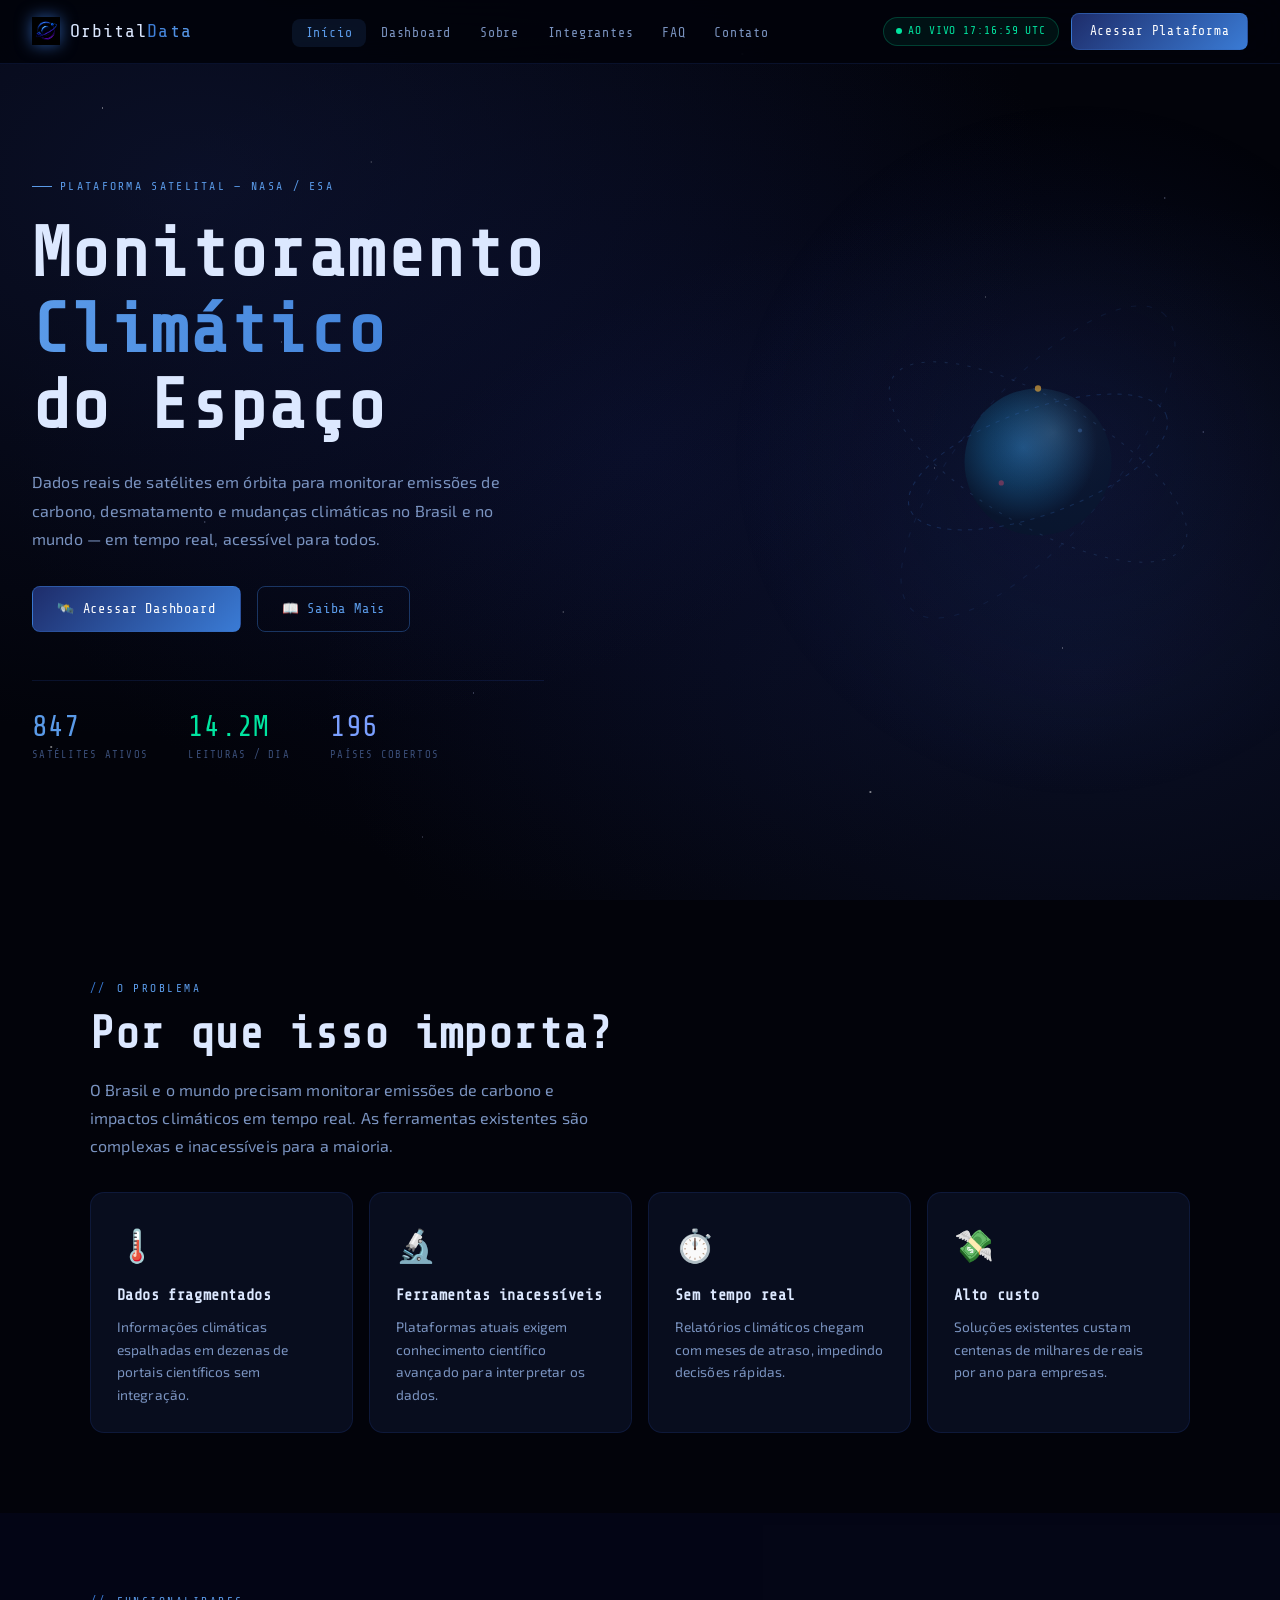
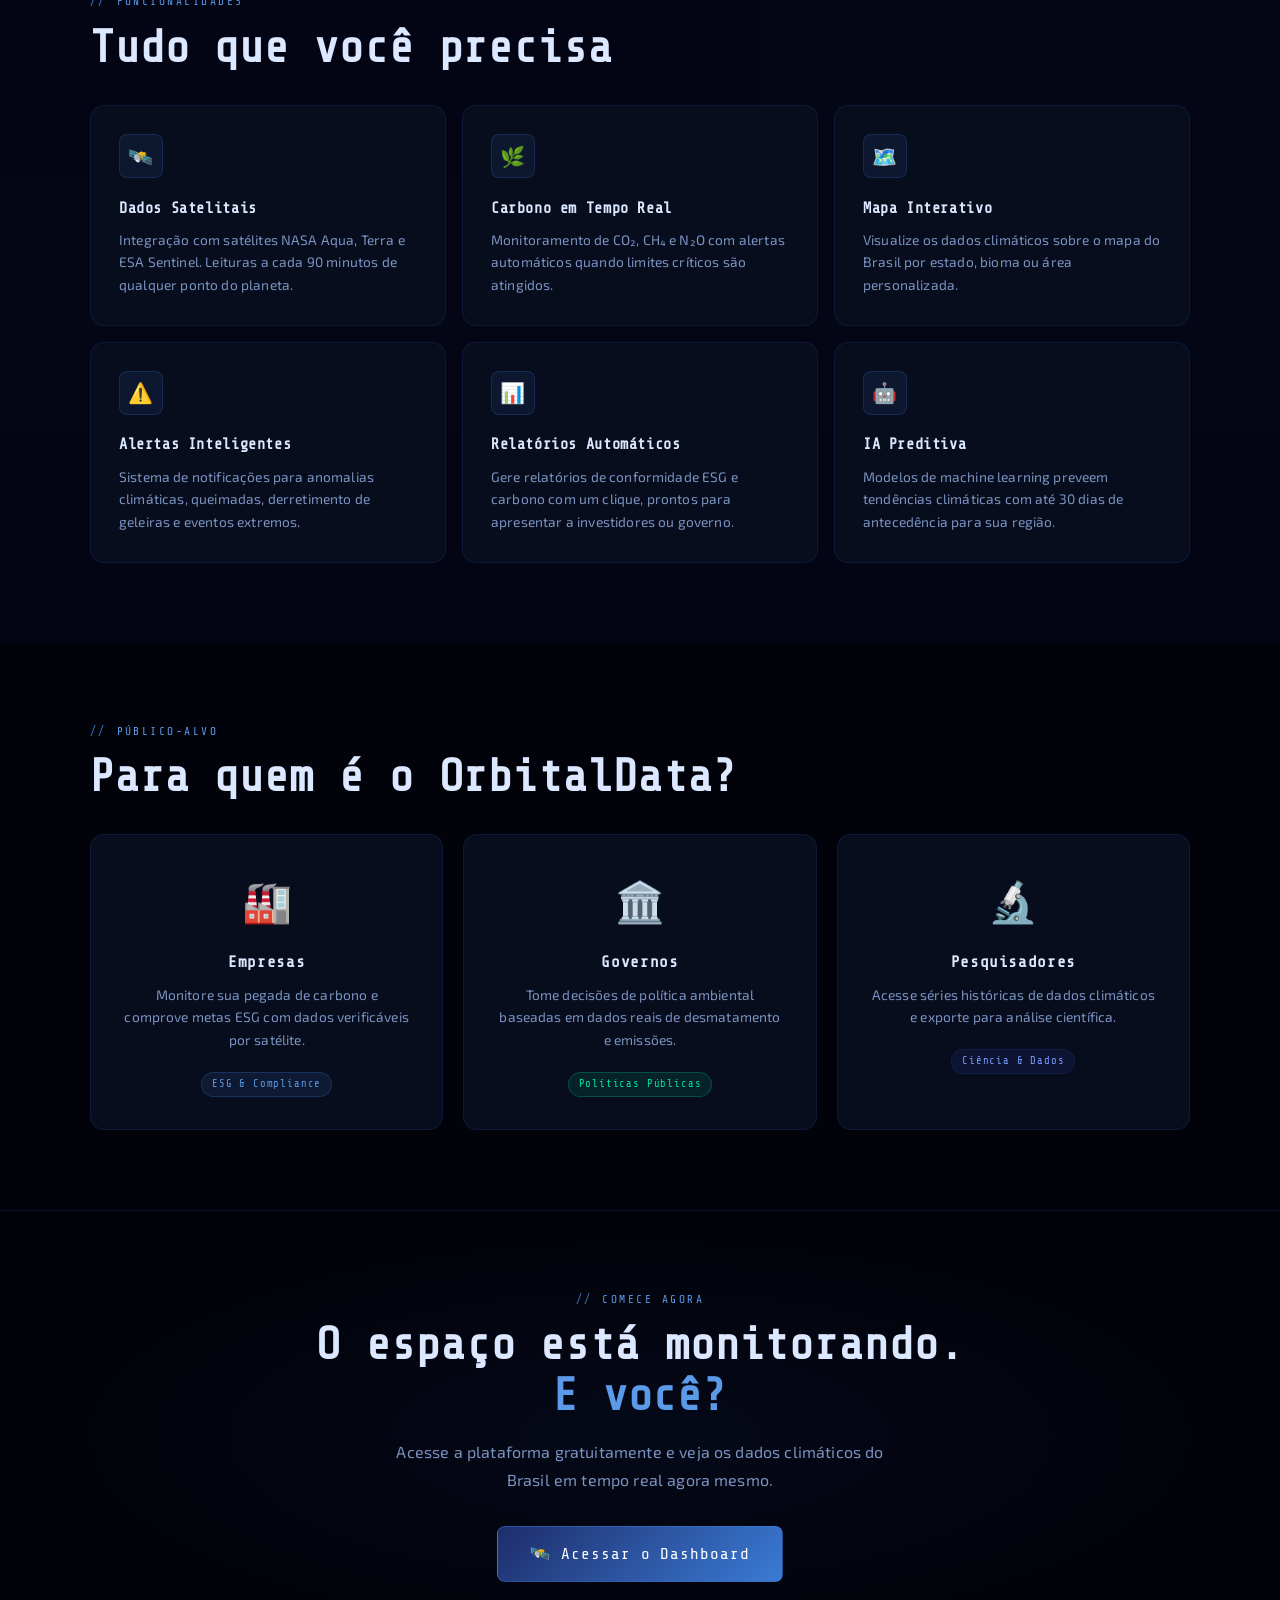
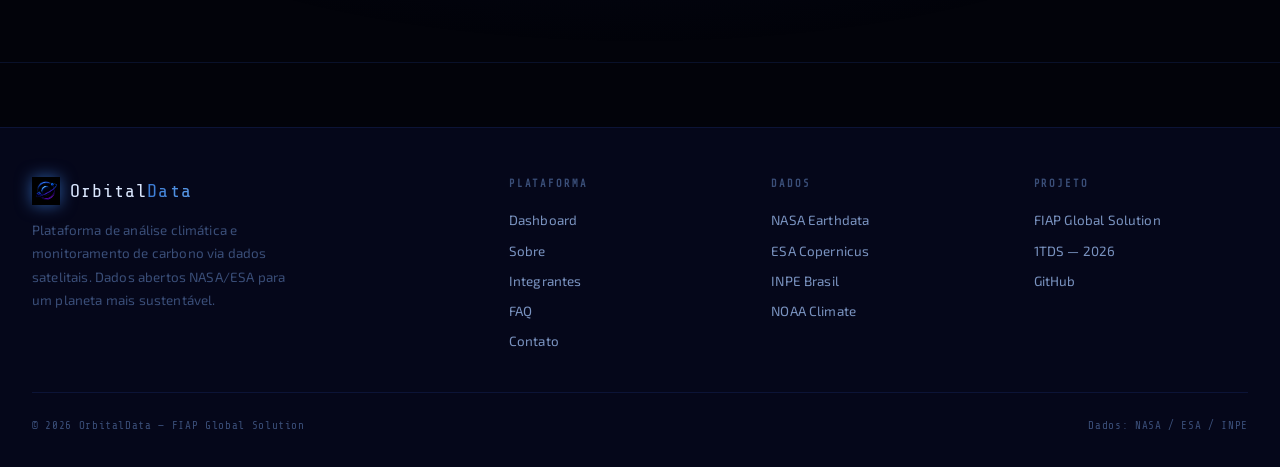
<file: index.html>
<!DOCTYPE html>
<html lang="pt-BR">
<head>
  <meta charset="UTF-8" />
  <meta name="viewport" content="width=device-width, initial-scale=1.0" />
  <title>OrbitalData — Análise Climática via Satélite</title>
  <link rel="icon" type="image/png" href="assets/OrbitalData (3).png">
  <link rel="stylesheet" href="css/style.css" />
  <link rel="stylesheet" href="css/navbar.css" />
  <link rel="stylesheet" href="css/hero.css" />
  <link rel="stylesheet" href="css/components.css" />
</head>
<body>

  <div class="stars-bg"></div>

  <div class="page-wrapper">

    <!-- ══ NAVBAR ══ -->
    <nav class="navbar">
      <div class="nav-logo">
        <img src="assets/OrbitalData (3).png" class="logo-img" alt="OrbitalData" />
        <span>Orbital<em>Data</em></span>
      </div>
      <ul class="nav-links">
        <li><a href="index.html" class="active">Início</a></li>
        <li><a href="pages/dashboard.html">Dashboard</a></li>
        <li><a href="pages/sobre.html">Sobre</a></li>
        <li><a href="pages/integrantes.html">Integrantes</a></li>
        <li><a href="pages/faq.html">FAQ</a></li>
        <li><a href="pages/contato.html">Contato</a></li>
      </ul>
      <div class="nav-actions">
        <div class="nav-badge"><span class="dot"></span> AO VIVO</div>
        <a href="pages/dashboard.html" class="btn-nav">Acessar Plataforma</a>
      </div>
      <button class="nav-hamburger" id="nav-hamburger" aria-label="Menu">
        <span></span><span></span><span></span>
      </button>
    </nav>
    <!-- Menu Mobile -->
    <div class="nav-mobile-menu" id="nav-mobile-menu">
      <a href="index.html">Início</a>
      <a href="pages/dashboard.html">Dashboard</a>
      <a href="pages/mapa.html">Mapa</a>
      <a href="pages/alertas.html">Alertas</a>
      <a href="pages/satelites.html">Satélites</a>
      <a href="pages/relatorios.html">Relatórios</a>
      <div class="nav-mobile-divider"></div>
      <a href="pages/sobre.html">Sobre</a>
      <a href="pages/integrantes.html">Integrantes</a>
      <a href="pages/faq.html">FAQ</a>
      <a href="pages/contato.html">Contato</a>
      <div class="nav-mobile-divider"></div>
      <a href="pages/dashboard.html" class="nav-mobile-btn">🛰️ Acessar Plataforma</a>
    </div>

    <!-- ══ HERO ══ -->
    <section class="hero">
      <div class="hero-glow"></div>

      <div class="hero-content fade-up">
        <div class="hero-eyebrow">Plataforma Satelital — NASA / ESA</div>

        <h1 class="hero-title">
          Monitoramento
          <span class="accent">Climático</span>
          do Espaço
        </h1>

        <p class="hero-desc">
          Dados reais de satélites em órbita para monitorar emissões de carbono,
          desmatamento e mudanças climáticas no Brasil e no mundo —
          em tempo real, acessível para todos.
        </p>

        <div class="hero-actions">
          <a href="pages/dashboard.html" class="btn btn-primary">🛰️ Acessar Dashboard</a>
          <a href="pages/sobre.html" class="btn btn-secondary">📖 Saiba Mais</a>
        </div>

        <div class="hero-stats">
          <div>
            <div class="hero-stat-val blue">847</div>
            <div class="hero-stat-label">Satélites Ativos</div>
          </div>
          <div>
            <div class="hero-stat-val green">14.2M</div>
            <div class="hero-stat-label">Leituras / Dia</div>
          </div>
          <div>
            <div class="hero-stat-val galaxy">196</div>
            <div class="hero-stat-label">Países Cobertos</div>
          </div>
        </div>
      </div>

      <!-- Globo animado -->
      <div class="hero-orbit-viz fade-in delay-3">
        <svg viewBox="0 0 400 400" width="420" height="420" xmlns="http://www.w3.org/2000/svg">
          <circle cx="200" cy="200" r="70" fill="url(#earthGrad)" />
          <circle cx="200" cy="200" r="70" fill="url(#cloudGrad)" opacity="0.3" />
          <ellipse cx="200" cy="200" rx="130" ry="50" fill="none"
            stroke="rgba(58,123,213,0.25)" stroke-width="1" stroke-dasharray="4 6"
            transform="rotate(-20 200 200)" />
          <ellipse cx="200" cy="200" rx="160" ry="60" fill="none"
            stroke="rgba(90,154,232,0.18)" stroke-width="1" stroke-dasharray="3 8"
            transform="rotate(30 200 200)" />
          <ellipse cx="200" cy="200" rx="185" ry="70" fill="none"
            stroke="rgba(58,123,213,0.12)" stroke-width="1" stroke-dasharray="5 10"
            transform="rotate(-50 200 200)" />
          <g id="sat1">
            <rect x="-6" y="-3" width="12" height="6" rx="1" fill="#5a9ae8" opacity="0.9" />
            <rect x="-14" y="-1" width="8" height="2" rx="1" fill="#5a9ae8" opacity="0.6" />
            <rect x="6" y="-1" width="8" height="2" rx="1" fill="#5a9ae8" opacity="0.6" />
            <circle cx="0" cy="0" r="2" fill="white" opacity="0.9" />
          </g>
          <g id="sat2">
            <rect x="-5" y="-2.5" width="10" height="5" rx="1" fill="#00e5a0" opacity="0.9" />
            <rect x="-12" y="-1" width="7" height="2" rx="1" fill="#00e5a0" opacity="0.6" />
            <rect x="5" y="-1" width="7" height="2" rx="1" fill="#00e5a0" opacity="0.6" />
          </g>
          <circle cx="200" cy="130" r="3" fill="#ffb830" opacity="0.8">
            <animate attributeName="opacity" values="0.8;0.2;0.8" dur="2s" repeatCount="indefinite" />
          </circle>
          <circle cx="240" cy="170" r="2" fill="#5a9ae8" opacity="0.6">
            <animate attributeName="opacity" values="0.6;0.1;0.6" dur="1.5s" repeatCount="indefinite" />
          </circle>
          <circle cx="165" cy="220" r="2.5" fill="#ff4560" opacity="0.7">
            <animate attributeName="opacity" values="0.7;0.2;0.7" dur="2.5s" repeatCount="indefinite" />
          </circle>
          <defs>
            <radialGradient id="earthGrad" cx="40%" cy="40%">
              <stop offset="0%" stop-color="#1a5a8a" />
              <stop offset="50%" stop-color="#0d3a5a" />
              <stop offset="100%" stop-color="#041020" />
            </radialGradient>
            <radialGradient id="cloudGrad" cx="60%" cy="30%">
              <stop offset="0%" stop-color="rgba(255,255,255,0.4)" />
              <stop offset="100%" stop-color="transparent" />
            </radialGradient>
          </defs>
          <animateTransform xlink:href="#sat1" attributeName="transform" type="rotate"
            values="0 200 200;360 200 200" dur="12s" repeatCount="indefinite" />
          <animateTransform xlink:href="#sat2" attributeName="transform" type="rotate"
            values="180 200 200;-180 200 200" dur="18s" repeatCount="indefinite" />
        </svg>
      </div>
    </section>

    <!-- ══ PROBLEMA ══ -->
    <section class="section-block">
      <div class="section-inner">
        <div class="section-eyebrow">O Problema</div>
        <h2 class="section-title">Por que isso importa?</h2>
        <p class="section-subtitle">
          O Brasil e o mundo precisam monitorar emissões de carbono e impactos climáticos
          em tempo real. As ferramentas existentes são complexas e inacessíveis para a maioria.
        </p>
        <div class="problem-grid">
          <div class="problem-card">
            <div class="problem-icon">🌡️</div>
            <h3>Dados fragmentados</h3>
            <p>Informações climáticas espalhadas em dezenas de portais científicos sem integração.</p>
          </div>
          <div class="problem-card">
            <div class="problem-icon">🔬</div>
            <h3>Ferramentas inacessíveis</h3>
            <p>Plataformas atuais exigem conhecimento científico avançado para interpretar os dados.</p>
          </div>
          <div class="problem-card">
            <div class="problem-icon">⏱️</div>
            <h3>Sem tempo real</h3>
            <p>Relatórios climáticos chegam com meses de atraso, impedindo decisões rápidas.</p>
          </div>
          <div class="problem-card">
            <div class="problem-icon">💸</div>
            <h3>Alto custo</h3>
            <p>Soluções existentes custam centenas de milhares de reais por ano para empresas.</p>
          </div>
        </div>
      </div>
    </section>

    <!-- ══ FEATURES ══ -->
    <section class="section-block section-dark">
      <div class="section-inner">
        <div class="section-eyebrow">Funcionalidades</div>
        <h2 class="section-title">Tudo que você precisa</h2>
        <div class="grid-3 mt-2">
          <div class="feature-card fade-up delay-1">
            <div class="feature-icon">🛰️</div>
            <h3 class="feature-title">Dados Satelitais</h3>
            <p class="feature-desc">Integração com satélites NASA Aqua, Terra e ESA Sentinel. Leituras a cada 90 minutos de qualquer ponto do planeta.</p>
          </div>
          <div class="feature-card fade-up delay-2">
            <div class="feature-icon">🌿</div>
            <h3 class="feature-title">Carbono em Tempo Real</h3>
            <p class="feature-desc">Monitoramento de CO₂, CH₄ e N₂O com alertas automáticos quando limites críticos são atingidos.</p>
          </div>
          <div class="feature-card fade-up delay-3">
            <div class="feature-icon">🗺️</div>
            <h3 class="feature-title">Mapa Interativo</h3>
            <p class="feature-desc">Visualize os dados climáticos sobre o mapa do Brasil por estado, bioma ou área personalizada.</p>
          </div>
          <div class="feature-card fade-up delay-1">
            <div class="feature-icon">⚠️</div>
            <h3 class="feature-title">Alertas Inteligentes</h3>
            <p class="feature-desc">Sistema de notificações para anomalias climáticas, queimadas, derretimento de geleiras e eventos extremos.</p>
          </div>
          <div class="feature-card fade-up delay-2">
            <div class="feature-icon">📊</div>
            <h3 class="feature-title">Relatórios Automáticos</h3>
            <p class="feature-desc">Gere relatórios de conformidade ESG e carbono com um clique, prontos para apresentar a investidores ou governo.</p>
          </div>
          <div class="feature-card fade-up delay-3">
            <div class="feature-icon">🤖</div>
            <h3 class="feature-title">IA Preditiva</h3>
            <p class="feature-desc">Modelos de machine learning preveem tendências climáticas com até 30 dias de antecedência para sua região.</p>
          </div>
        </div>
      </div>
    </section>

    <!-- ══ PÚBLICO ══ -->
    <section class="section-block">
      <div class="section-inner">
        <div class="section-eyebrow">Público-Alvo</div>
        <h2 class="section-title">Para quem é o OrbitalData?</h2>
        <div class="audience-grid">
          <div class="audience-card">
            <div class="audience-icon">🏭</div>
            <h3>Empresas</h3>
            <p>Monitore sua pegada de carbono e comprove metas ESG com dados verificáveis por satélite.</p>
            <span class="badge badge-blue">ESG & Compliance</span>
          </div>
          <div class="audience-card">
            <div class="audience-icon">🏛️</div>
            <h3>Governos</h3>
            <p>Tome decisões de política ambiental baseadas em dados reais de desmatamento e emissões.</p>
            <span class="badge badge-green">Políticas Públicas</span>
          </div>
          <div class="audience-card">
            <div class="audience-icon">🔬</div>
            <h3>Pesquisadores</h3>
            <p>Acesse séries históricas de dados climáticos e exporte para análise científica.</p>
            <span class="badge badge-navy">Ciência & Dados</span>
          </div>
        </div>
      </div>
    </section>

    <!-- ══ CTA ══ -->
    <section class="section-block cta-section">
      <div class="section-inner text-center">
        <div class="section-eyebrow" style="justify-content:center;">Comece agora</div>
        <h2 class="section-title" style="margin:0 auto 1rem;">
          O espaço está monitorando.<br>
          <span style="color:var(--blue-bright)">E você?</span>
        </h2>
        <p class="section-subtitle" style="margin:0 auto 2rem;">
          Acesse a plataforma gratuitamente e veja os dados climáticos do Brasil em tempo real agora mesmo.
        </p>
        <a href="pages/dashboard.html" class="btn btn-primary" style="font-size:1rem;padding:0.875rem 2rem;">
          🛰️ Acessar o Dashboard
        </a>
      </div>
    </section>

    <!-- ══ FOOTER ══ -->
    <footer class="footer">
      <div class="footer-grid">
        <div class="footer-brand">
          <div class="nav-logo">
            <img src="assets/OrbitalData (3).png" class="logo-img" alt="OrbitalData" />
            <span>Orbital<em>Data</em></span>
          </div>
          <p>Plataforma de análise climática e monitoramento de carbono via dados satelitais. Dados abertos NASA/ESA para um planeta mais sustentável.</p>
        </div>
        <div class="footer-col">
          <h4>Plataforma</h4>
          <a href="pages/dashboard.html">Dashboard</a>
          <a href="pages/sobre.html">Sobre</a>
          <a href="pages/integrantes.html">Integrantes</a>
          <a href="pages/faq.html">FAQ</a>
          <a href="pages/contato.html">Contato</a>
        </div>
        <div class="footer-col">
          <h4>Dados</h4>
          <a href="#">NASA Earthdata</a>
          <a href="#">ESA Copernicus</a>
          <a href="#">INPE Brasil</a>
          <a href="#">NOAA Climate</a>
        </div>
        <div class="footer-col">
          <h4>Projeto</h4>
          <a href="#">FIAP Global Solution</a>
          <a href="#">1TDS — 2026</a>
          <a href="https://github.com/yasminmatsuok/OrbitalData-" target="_blank">GitHub</a>
        </div>
      </div>
      <div class="footer-bottom">
        <span>© 2026 OrbitalData — FIAP Global Solution</span>
        <span>Dados: NASA / ESA / INPE</span>
      </div>
    </footer>

  </div>

  <script src="js/main.js"></script>
   <script>
window.watsonAssistantChatOptions = {
integrationID: "da29da2b-7a75-4986-a288-9aeac525a84c",
region: "https://integrations.us-south.assistant.watson.appdomain.cloud",
serviceInstanceID: "d9839a82-0465-406f-931e-29b800e2dcec",
onLoad: async (instance) => { await instance.render(); }
};
setTimeout(function(){
const t=document.createElement('script');
t.src="https://web-chat.global.assistant.watson.appdomain.cloud/versions/" + (window.watsonAssistantChatOptions.clientVersion || 'latest') + "/WatsonAssistantChatEntry.js";
document.head.appendChild(t);
});
</script>
</body>
</html>
</file>
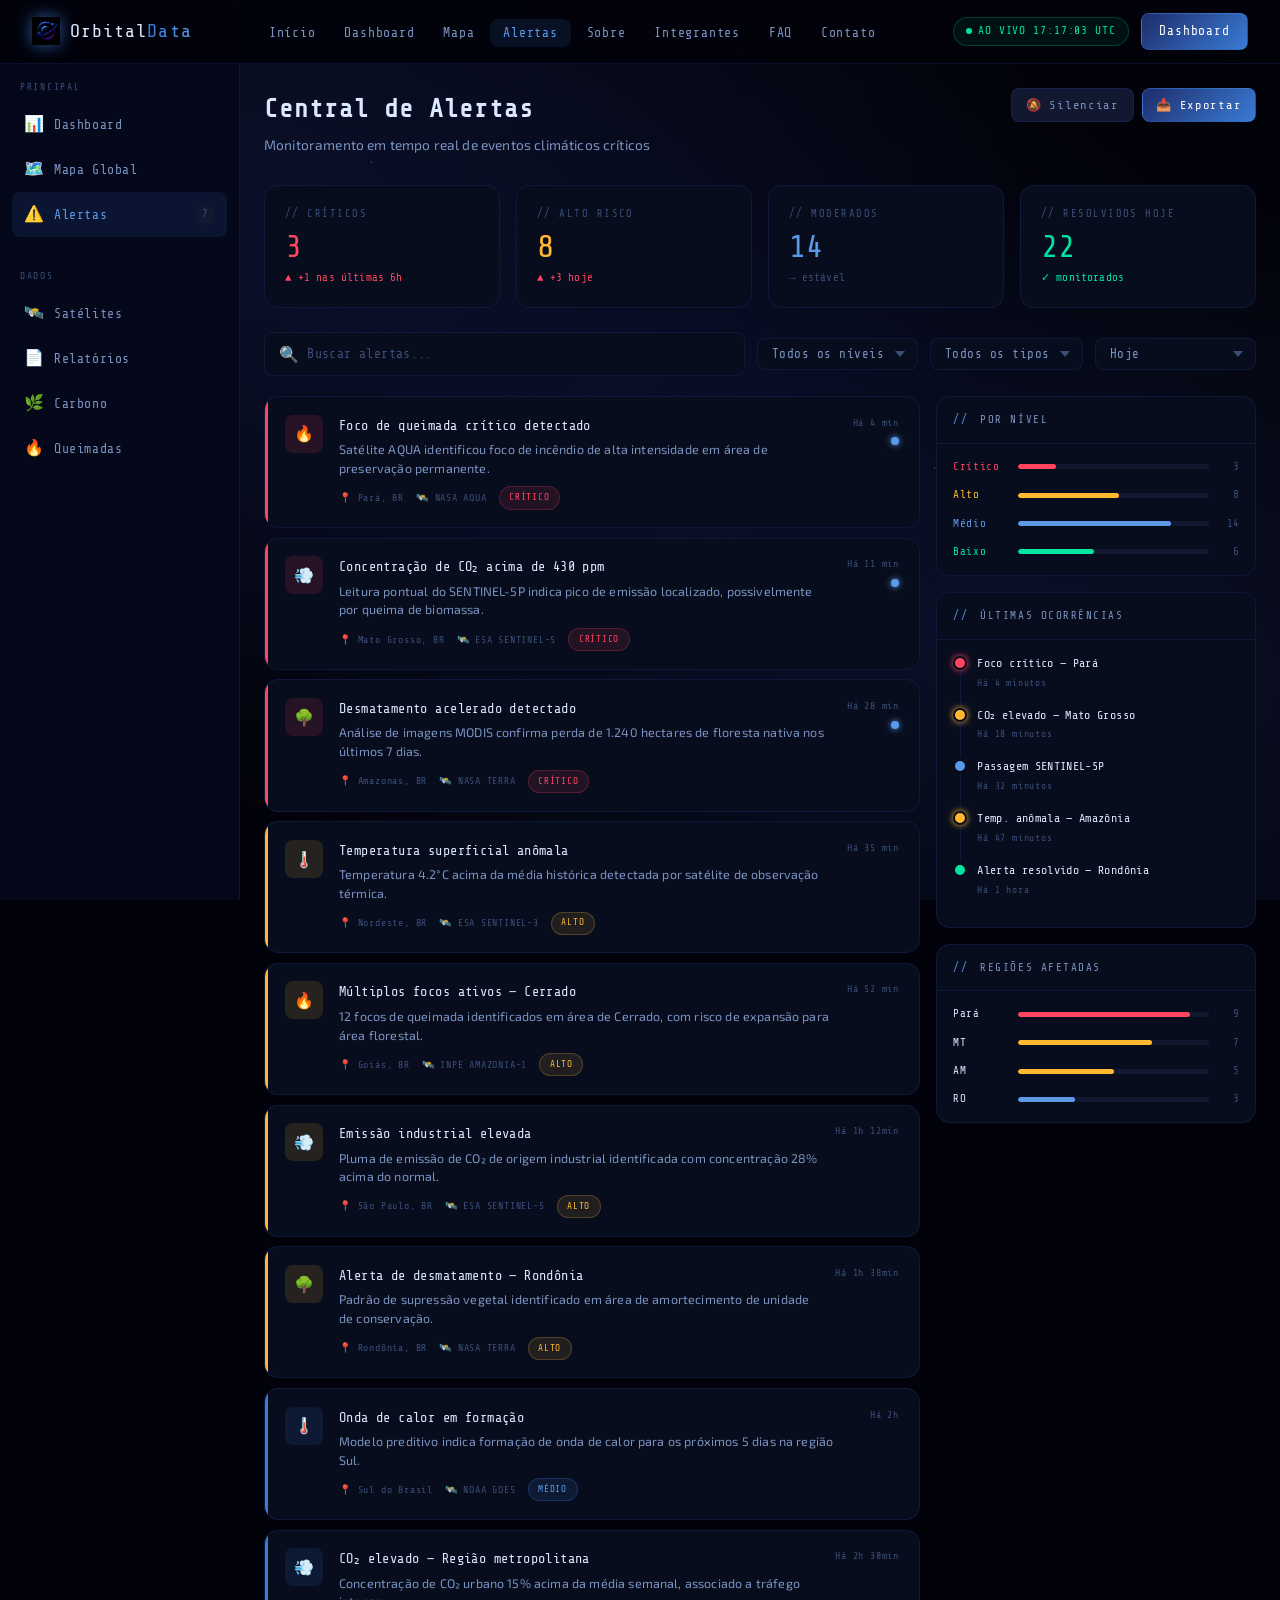
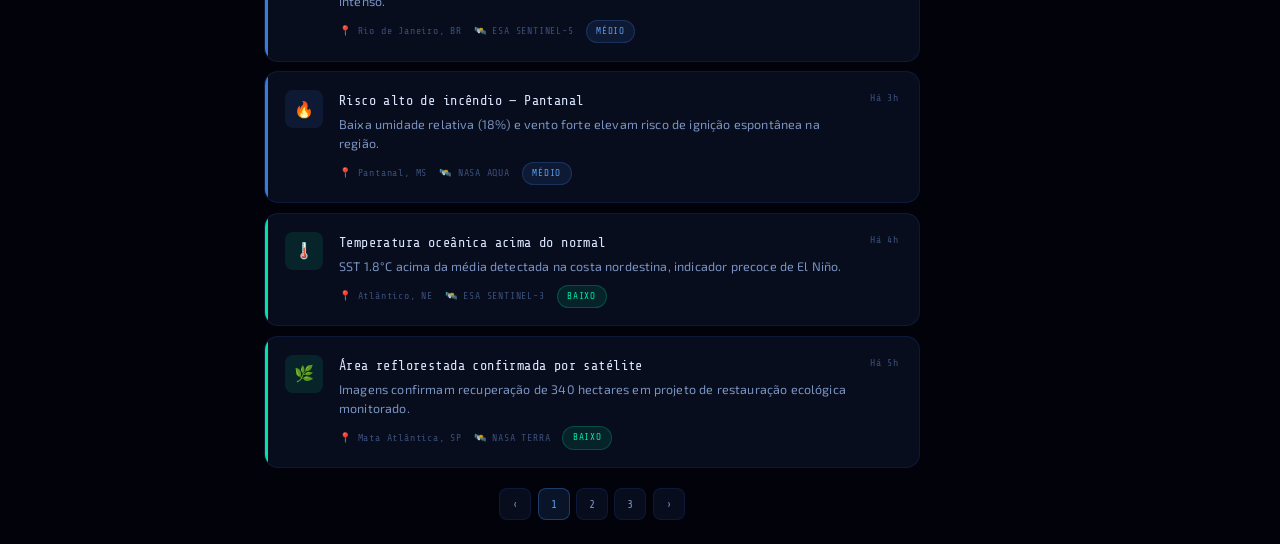
<file: pages/alertas.html>
<!DOCTYPE html>
<html lang="pt-BR">
<head>
  <meta charset="UTF-8" />
  <meta name="viewport" content="width=device-width, initial-scale=1.0" />
  <title>Alertas — OrbitalData</title>
  <link rel="icon" type="image/png" href="../assets/OrbitalData (3).png">
  <link rel="stylesheet" href="../css/style.css" />
  <link rel="stylesheet" href="../css/navbar.css" />
  <link rel="stylesheet" href="../css/components.css" />
  <link rel="stylesheet" href="../css/alertas.css" />
</head>
<body>

  <div class="stars-bg"></div>

  <div class="page-wrapper">

    <!-- ══ NAVBAR ══ -->
    <nav class="navbar">
      <div class="nav-logo">
        <img src="../assets/OrbitalData (3).png" class="logo-img" alt="OrbitalData" />
        <span>Orbital<em>Data</em></span>
      </div>
      <ul class="nav-links">
        <li><a href="../index.html">Início</a></li>
        <li><a href="dashboard.html">Dashboard</a></li>
        <li><a href="mapa.html">Mapa</a></li>
        <li><a href="alertas.html" class="active">Alertas</a></li>
        <li><a href="sobre.html">Sobre</a></li>
        <li><a href="integrantes.html">Integrantes</a></li>
        <li><a href="faq.html">FAQ</a></li>
        <li><a href="contato.html">Contato</a></li>
      </ul>
      <div class="nav-actions">
        <div class="nav-badge"><span class="dot"></span> AO VIVO</div>
        <a href="dashboard.html" class="btn-nav">Dashboard</a>
      </div>
      <button class="nav-hamburger" id="nav-hamburger" aria-label="Menu">
        <span></span><span></span><span></span>
      </button>
    </nav>
    <!-- Menu Mobile -->
    <div class="nav-mobile-menu" id="nav-mobile-menu">
      <a href="../index.html">Início</a>
      <a href="../pages/dashboard.html">Dashboard</a>
      <a href="../pages/mapa.html">Mapa</a>
      <a href="../pages/alertas.html">Alertas</a>
      <a href="../pages/satelites.html">Satélites</a>
      <a href="../pages/relatorios.html">Relatórios</a>
      <div class="nav-mobile-divider"></div>
      <a href="../pages/sobre.html">Sobre</a>
      <a href="../pages/integrantes.html">Integrantes</a>
      <a href="../pages/faq.html">FAQ</a>
      <a href="../pages/contato.html">Contato</a>
      <div class="nav-mobile-divider"></div>
      <a href="../pages/dashboard.html" class="nav-mobile-btn">🛰️ Acessar Plataforma</a>
    </div>

    <!-- ══ APP LAYOUT ══ -->
    <div class="app-layout">

      <!-- Sidebar -->
      <aside class="sidebar">
        <div class="sidebar-section">
          <div class="sidebar-label">Principal</div>
          <a href="dashboard.html" class="sidebar-link"><span class="icon">📊</span> Dashboard</a>
          <a href="mapa.html" class="sidebar-link"><span class="icon">🗺️</span> Mapa Global</a>
          <a href="alertas.html" class="sidebar-link active"><span class="icon">⚠️</span> Alertas <span class="count">7</span></a>
        </div>
        <div class="sidebar-section">
          <div class="sidebar-label">Dados</div>
          <a href="satelites.html" class="sidebar-link"><span class="icon">🛰️</span> Satélites</a>
          <a href="relatorios.html" class="sidebar-link"><span class="icon">📄</span> Relatórios</a>
          <a href="#" class="sidebar-link"><span class="icon">🌿</span> Carbono</a>
          <a href="#" class="sidebar-link"><span class="icon">🔥</span> Queimadas</a>
        </div>
      </aside>

      <!-- Main -->
      <main class="main-content">

        <!-- Page header -->
        <div class="page-header">
          <div class="page-header-left">
            <h1>Central de Alertas</h1>
            <p>Monitoramento em tempo real de eventos climáticos críticos</p>
          </div>
          <div class="page-header-actions">
            <button class="btn btn-ghost btn-sm">🔕 Silenciar</button>
            <button class="btn btn-primary btn-sm">📥 Exportar</button>
          </div>
        </div>

        <!-- Stats -->
        <div class="alertas-stats">
          <div class="stat-card">
            <div class="stat-label">// Críticos</div>
            <div class="stat-value red" id="count-critico">3</div>
            <div class="stat-delta down">▲ +1 nas últimas 6h</div>
          </div>
          <div class="stat-card">
            <div class="stat-label">// Alto Risco</div>
            <div class="stat-value amber" id="count-alto">8</div>
            <div class="stat-delta down">▲ +3 hoje</div>
          </div>
          <div class="stat-card">
            <div class="stat-label">// Moderados</div>
            <div class="stat-value blue" id="count-medio">14</div>
            <div class="stat-delta">→ estável</div>
          </div>
          <div class="stat-card">
            <div class="stat-label">// Resolvidos hoje</div>
            <div class="stat-value green" id="count-resolvido">22</div>
            <div class="stat-delta up">✓ monitorados</div>
          </div>
        </div>

        <!-- Filtros -->
        <div class="alertas-filtros">
          <div class="alertas-search">
            <span>🔍</span>
            <input type="text" id="alerta-search" placeholder="Buscar alertas..." />
          </div>
          <select class="filtro-select" id="filtro-nivel">
            <option value="todos">Todos os níveis</option>
            <option value="critico">Crítico</option>
            <option value="alto">Alto</option>
            <option value="medio">Médio</option>
            <option value="baixo">Baixo</option>
          </select>
          <select class="filtro-select" id="filtro-tipo">
            <option value="todos">Todos os tipos</option>
            <option value="fogo">Queimada</option>
            <option value="co2">CO₂</option>
            <option value="temp">Temperatura</option>
            <option value="floresta">Desmatamento</option>
          </select>
          <select class="filtro-select" id="filtro-periodo">
            <option value="hoje">Hoje</option>
            <option value="7dias">Últimos 7 dias</option>
            <option value="30dias">Últimos 30 dias</option>
          </select>
        </div>

        <!-- Grid -->
        <div class="alertas-grid">

          <!-- Lista -->
          <div>
            <div class="alertas-lista" id="alertas-lista"></div>
            <div class="alertas-pag">
              <button class="pag-btn">‹</button>
              <button class="pag-btn active">1</button>
              <button class="pag-btn">2</button>
              <button class="pag-btn">3</button>
              <button class="pag-btn">›</button>
            </div>
          </div>

          <!-- Resumo lateral -->
          <div class="alertas-resumo">

            <!-- Distribuição por nível -->
            <div class="resumo-card">
              <div class="resumo-header"><span>//</span> Por Nível</div>
              <div class="resumo-body">
                <div class="nivel-bar-item">
                  <span class="nivel-bar-label" style="color:var(--red)">Crítico</span>
                  <div class="nivel-bar-track"><div class="nivel-bar-fill" style="width:20%;background:var(--red);"></div></div>
                  <span class="nivel-bar-count">3</span>
                </div>
                <div class="nivel-bar-item">
                  <span class="nivel-bar-label" style="color:var(--amber)">Alto</span>
                  <div class="nivel-bar-track"><div class="nivel-bar-fill" style="width:53%;background:var(--amber);"></div></div>
                  <span class="nivel-bar-count">8</span>
                </div>
                <div class="nivel-bar-item">
                  <span class="nivel-bar-label" style="color:var(--blue-bright)">Médio</span>
                  <div class="nivel-bar-track"><div class="nivel-bar-fill" style="width:80%;background:var(--blue-bright);"></div></div>
                  <span class="nivel-bar-count">14</span>
                </div>
                <div class="nivel-bar-item">
                  <span class="nivel-bar-label" style="color:var(--green)">Baixo</span>
                  <div class="nivel-bar-track"><div class="nivel-bar-fill" style="width:40%;background:var(--green);"></div></div>
                  <span class="nivel-bar-count">6</span>
                </div>
              </div>
            </div>

            <!-- Timeline recente -->
            <div class="resumo-card">
              <div class="resumo-header"><span>//</span> Últimas Ocorrências</div>
              <div class="timeline-feed">
                <div class="tl-item">
                  <div class="tl-dot" style="background:var(--red);box-shadow:0 0 6px var(--red);"></div>
                  <div class="tl-content">
                    <div class="tl-title">Foco crítico — Pará</div>
                    <div class="tl-time">Há 4 minutos</div>
                  </div>
                </div>
                <div class="tl-item">
                  <div class="tl-dot" style="background:var(--amber);box-shadow:0 0 6px var(--amber);"></div>
                  <div class="tl-content">
                    <div class="tl-title">CO₂ elevado — Mato Grosso</div>
                    <div class="tl-time">Há 18 minutos</div>
                  </div>
                </div>
                <div class="tl-item">
                  <div class="tl-dot" style="background:var(--blue-bright);"></div>
                  <div class="tl-content">
                    <div class="tl-title">Passagem SENTINEL-5P</div>
                    <div class="tl-time">Há 32 minutos</div>
                  </div>
                </div>
                <div class="tl-item">
                  <div class="tl-dot" style="background:var(--amber);box-shadow:0 0 6px var(--amber);"></div>
                  <div class="tl-content">
                    <div class="tl-title">Temp. anômala — Amazônia</div>
                    <div class="tl-time">Há 47 minutos</div>
                  </div>
                </div>
                <div class="tl-item">
                  <div class="tl-dot" style="background:var(--green);"></div>
                  <div class="tl-content">
                    <div class="tl-title">Alerta resolvido — Rondônia</div>
                    <div class="tl-time">Há 1 hora</div>
                  </div>
                </div>
              </div>
            </div>

            <!-- Regiões mais afetadas -->
            <div class="resumo-card">
              <div class="resumo-header"><span>//</span> Regiões Afetadas</div>
              <div class="resumo-body">
                <div class="nivel-bar-item">
                  <span class="nivel-bar-label">Pará</span>
                  <div class="nivel-bar-track"><div class="nivel-bar-fill" style="width:90%;background:var(--red);"></div></div>
                  <span class="nivel-bar-count">9</span>
                </div>
                <div class="nivel-bar-item">
                  <span class="nivel-bar-label">MT</span>
                  <div class="nivel-bar-track"><div class="nivel-bar-fill" style="width:70%;background:var(--amber);"></div></div>
                  <span class="nivel-bar-count">7</span>
                </div>
                <div class="nivel-bar-item">
                  <span class="nivel-bar-label">AM</span>
                  <div class="nivel-bar-track"><div class="nivel-bar-fill" style="width:50%;background:var(--amber);"></div></div>
                  <span class="nivel-bar-count">5</span>
                </div>
                <div class="nivel-bar-item">
                  <span class="nivel-bar-label">RO</span>
                  <div class="nivel-bar-track"><div class="nivel-bar-fill" style="width:30%;background:var(--blue-bright);"></div></div>
                  <span class="nivel-bar-count">3</span>
                </div>
              </div>
            </div>

          </div>
        </div>

      </main>
    </div>

  </div>

  <script src="../js/main.js"></script>
  <script src="../js/alertas.js"></script>
</body>
</html>
</file>
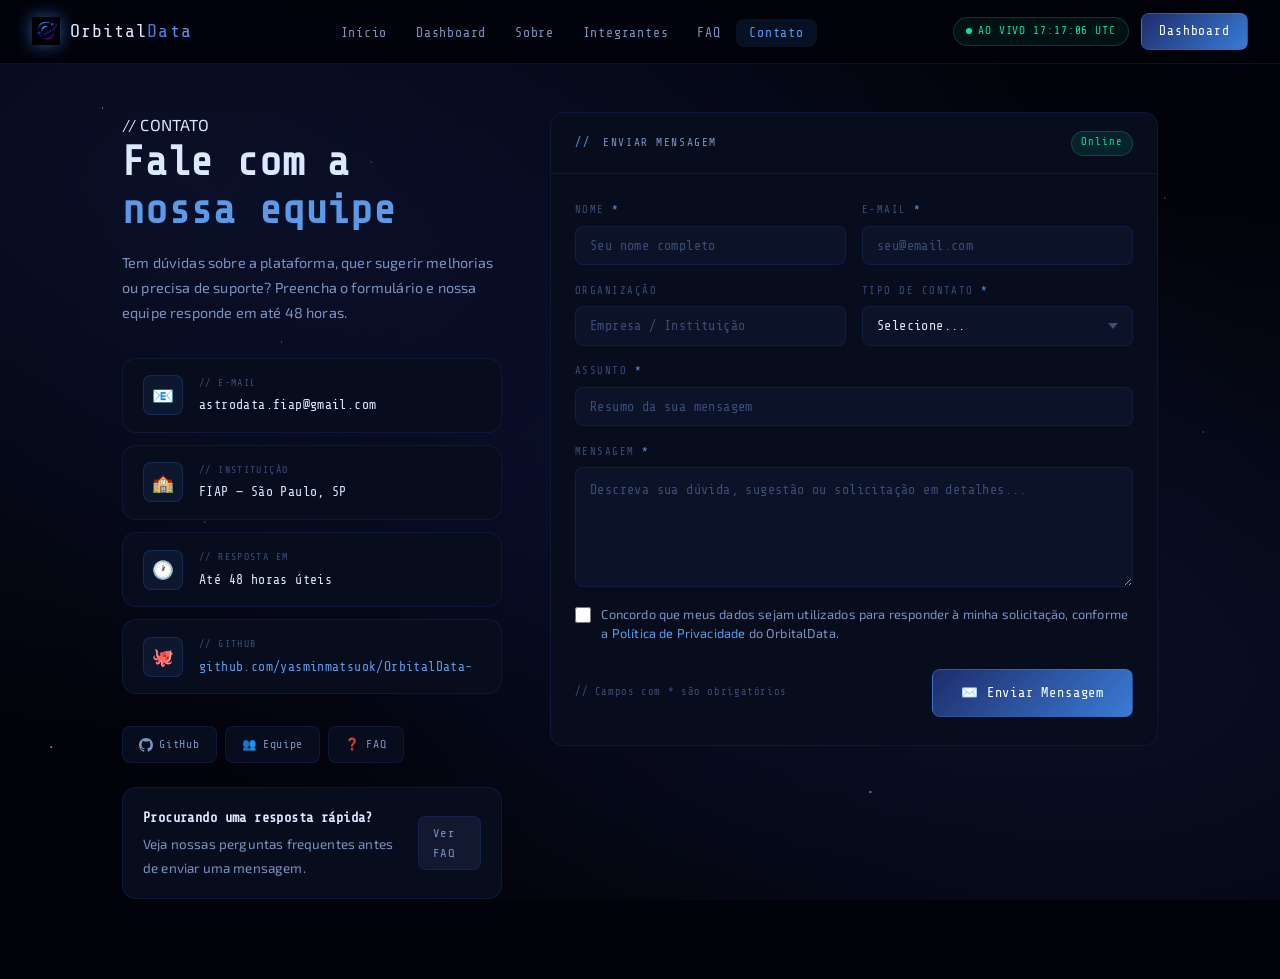
<file: pages/contato.html>
<!DOCTYPE html>
<html lang="pt-BR">
<head>
  <meta charset="UTF-8" />
  <meta name="viewport" content="width=device-width, initial-scale=1.0" />
  <title>Contato — OrbitalData</title>
  <link rel="icon" type="image/png" href="../assets/OrbitalData (3).png">
  <link rel="stylesheet" href="../css/style.css" />
  <link rel="stylesheet" href="../css/navbar.css" />
  <link rel="stylesheet" href="../css/components.css" />
  <link rel="stylesheet" href="../css/contato.css" />
</head>
<body>

  <div class="stars-bg"></div>

  <div class="page-wrapper">

    <!-- ══ NAVBAR ══ -->
    <nav class="navbar">
      <div class="nav-logo">
        <img src="../assets/OrbitalData (3).png" class="logo-img" alt="OrbitalData" />
        <span>Orbital<em>Data</em></span>
      </div>
      <ul class="nav-links">
        <li><a href="../index.html">Início</a></li>
        <li><a href="dashboard.html">Dashboard</a></li>
        <li><a href="sobre.html">Sobre</a></li>
        <li><a href="integrantes.html">Integrantes</a></li>
        <li><a href="faq.html">FAQ</a></li>
        <li><a href="contato.html" class="active">Contato</a></li>
      </ul>
      <div class="nav-actions">
        <div class="nav-badge"><span class="dot"></span> AO VIVO</div>
        <a href="dashboard.html" class="btn-nav">Dashboard</a>
      </div>
      <button class="nav-hamburger" id="nav-hamburger" aria-label="Menu">
        <span></span><span></span><span></span>
      </button>
    </nav>
    <!-- Menu Mobile -->
    <div class="nav-mobile-menu" id="nav-mobile-menu">
      <a href="../index.html">Início</a>
      <a href="../pages/dashboard.html">Dashboard</a>
      <a href="../pages/mapa.html">Mapa</a>
      <a href="../pages/alertas.html">Alertas</a>
      <a href="../pages/satelites.html">Satélites</a>
      <a href="../pages/relatorios.html">Relatórios</a>
      <div class="nav-mobile-divider"></div>
      <a href="../pages/sobre.html">Sobre</a>
      <a href="../pages/integrantes.html">Integrantes</a>
      <a href="../pages/faq.html">FAQ</a>
      <a href="../pages/contato.html">Contato</a>
      <div class="nav-mobile-divider"></div>
      <a href="../pages/dashboard.html" class="nav-mobile-btn">🛰️ Acessar Plataforma</a>
    </div>

    <!-- ══ CONTEÚDO ══ -->
    <div class="contato-wrapper">
      <div class="contato-grid">

        <!-- ── Info lateral ── -->
        <div class="contato-info fade-up">
          <div class="section-eyebrow">// CONTATO</div>
          <h1>Fale com a<br><span style="color:var(--blue-bright)">nossa equipe</span></h1>
          <p>
            Tem dúvidas sobre a plataforma, quer sugerir melhorias ou precisa de suporte?
            Preencha o formulário e nossa equipe responde em até 48 horas.
          </p>

          <div class="contato-cards">
            <div class="contato-card">
              <div class="contato-card-icon">📧</div>
              <div>
                <div class="contato-card-label">// E-mail</div>
                <div class="contato-card-val">astrodata.fiap@gmail.com</div>
              </div>
            </div>
            <div class="contato-card">
              <div class="contato-card-icon">🏫</div>
              <div>
                <div class="contato-card-label">// Instituição</div>
                <div class="contato-card-val">FIAP — São Paulo, SP</div>
              </div>
            </div>
            <div class="contato-card">
              <div class="contato-card-icon">🕐</div>
              <div>
                <div class="contato-card-label">// Resposta em</div>
                <div class="contato-card-val">Até 48 horas úteis</div>
              </div>
            </div>
            <div class="contato-card">
              <div class="contato-card-icon">🐙</div>
              <div>
                <div class="contato-card-label">// GitHub</div>
                <div class="contato-card-val">
                  <a href="https://github.com/yasminmatsuok/OrbitalData-"
                     target="_blank"
                     style="color:var(--blue-bright);">
                    github.com/yasminmatsuok/OrbitalData-
                  </a>
                </div>
              </div>
            </div>
          </div>

          <div class="contato-socials">
            <a href="https://github.com/yasminmatsuok/OrbitalData-" target="_blank" class="social-btn">
              <svg width="14" height="14" viewBox="0 0 24 24" fill="currentColor">
                <path d="M12 0C5.37 0 0 5.37 0 12c0 5.31 3.435 9.795 8.205 11.385.6.105.825-.255.825-.57 0-.285-.015-1.23-.015-2.235-3.015.555-3.795-.735-4.035-1.41-.135-.345-.72-1.41-1.23-1.695-.42-.225-1.02-.78-.015-.795.945-.015 1.62.87 1.845 1.23 1.08 1.815 2.805 1.305 3.495.99.105-.78.42-1.305.765-1.605-2.67-.3-5.46-1.335-5.46-5.925 0-1.305.465-2.385 1.23-3.225-.12-.3-.54-1.53.12-3.18 0 0 1.005-.315 3.3 1.23.96-.27 1.98-.405 3-.405s2.04.135 3 .405c2.295-1.56 3.3-1.23 3.3-1.23.66 1.65.24 2.88.12 3.18.765.84 1.23 1.905 1.23 3.225 0 4.605-2.805 5.625-5.475 5.925.435.375.81 1.095.81 2.22 0 1.605-.015 2.895-.015 3.3 0 .315.225.69.825.57A12.02 12.02 0 0 0 24 12c0-6.63-5.37-12-12-12z"/>
              </svg>
              GitHub
            </a>
            <a href="pages/integrantes.html" class="social-btn">
              👥 Equipe
            </a>
            <a href="faq.html" class="social-btn">
              ❓ FAQ
            </a>
          </div>

          <!-- FAQ link -->
          <div class="contato-faq">
            <p>
              <strong>Procurando uma resposta rápida?</strong>
              Veja nossas perguntas frequentes antes de enviar uma mensagem.
            </p>
            <a href="faq.html" class="btn btn-ghost btn-sm">Ver FAQ</a>
          </div>
        </div>

        <!-- ── Formulário ── -->
        <div class="contato-form-wrap fade-up delay-2">
          <div class="contato-form-header">
            <div class="contato-form-title"><span>//</span> Enviar Mensagem</div>
            <span class="badge badge-green">Online</span>
          </div>

          <!-- Formulário -->
          <form class="contato-form" id="contato-form" novalidate>

            <div class="form-row">
              <div class="form-group">
                <label class="form-label" for="nome">Nome <span>*</span></label>
                <input class="form-input" type="text" id="nome" placeholder="Seu nome completo" />
                <span class="form-error" id="erro-nome">Campo obrigatório</span>
              </div>
              <div class="form-group">
                <label class="form-label" for="email">E-mail <span>*</span></label>
                <input class="form-input" type="email" id="email" placeholder="seu@email.com" />
                <span class="form-error" id="erro-email">E-mail inválido</span>
              </div>
            </div>

            <div class="form-row">
              <div class="form-group">
                <label class="form-label" for="organizacao">Organização</label>
                <input class="form-input" type="text" id="organizacao" placeholder="Empresa / Instituição" />
              </div>
              <div class="form-group">
                <label class="form-label" for="tipo">Tipo de contato <span>*</span></label>
                <select class="form-select" id="tipo">
                  <option value="">Selecione...</option>
                  <option value="suporte">Suporte técnico</option>
                  <option value="dados">Dúvida sobre dados</option>
                  <option value="parceria">Parceria</option>
                  <option value="imprensa">Imprensa</option>
                  <option value="sugestao">Sugestão de melhoria</option>
                  <option value="outro">Outro</option>
                </select>
                <span class="form-error" id="erro-tipo">Selecione uma opção</span>
              </div>
            </div>

            <div class="form-group">
              <label class="form-label" for="assunto">Assunto <span>*</span></label>
              <input class="form-input" type="text" id="assunto" placeholder="Resumo da sua mensagem" />
              <span class="form-error" id="erro-assunto">Campo obrigatório</span>
            </div>

            <div class="form-group">
              <label class="form-label" for="mensagem">Mensagem <span>*</span></label>
              <textarea class="form-textarea" id="mensagem"
                placeholder="Descreva sua dúvida, sugestão ou solicitação em detalhes..."></textarea>
              <span class="form-error" id="erro-mensagem">Campo obrigatório</span>
            </div>

            <div class="form-group">
              <label class="form-check">
                <input type="checkbox" id="aceite" />
                <span class="form-check-label">
                  Concordo que meus dados sejam utilizados para responder à minha solicitação,
                  conforme a <a href="#">Política de Privacidade</a> do OrbitalData.
                </span>
              </label>
              <span class="form-error" id="erro-aceite">Você precisa aceitar para continuar</span>
            </div>

            <div class="form-submit-row">
              <span class="form-hint">// Campos com * são obrigatórios</span>
              <button type="submit" class="btn-submit" id="btn-submit">
                <span id="btn-text">✉️ Enviar Mensagem</span>
              </button>
            </div>

          </form>

          <!-- Mensagem de sucesso -->
          <div class="form-success" id="form-success">
            <div class="success-icon">🛰️</div>
            <div class="success-title">Mensagem enviada!</div>
            <div class="success-desc">
              Recebemos sua mensagem e responderemos em até 48 horas.<br>
              Obrigado por entrar em contato com o OrbitalData!
            </div>
            <button class="btn btn-secondary btn-sm" id="btn-novo">Enviar nova mensagem</button>
          </div>

        </div>

      </div>
    </div>

  </div><!-- /page-wrapper -->

  <script src="../js/main.js"></script>
  <script src="../js/contato.js"></script>
</body>
</html>
</file>
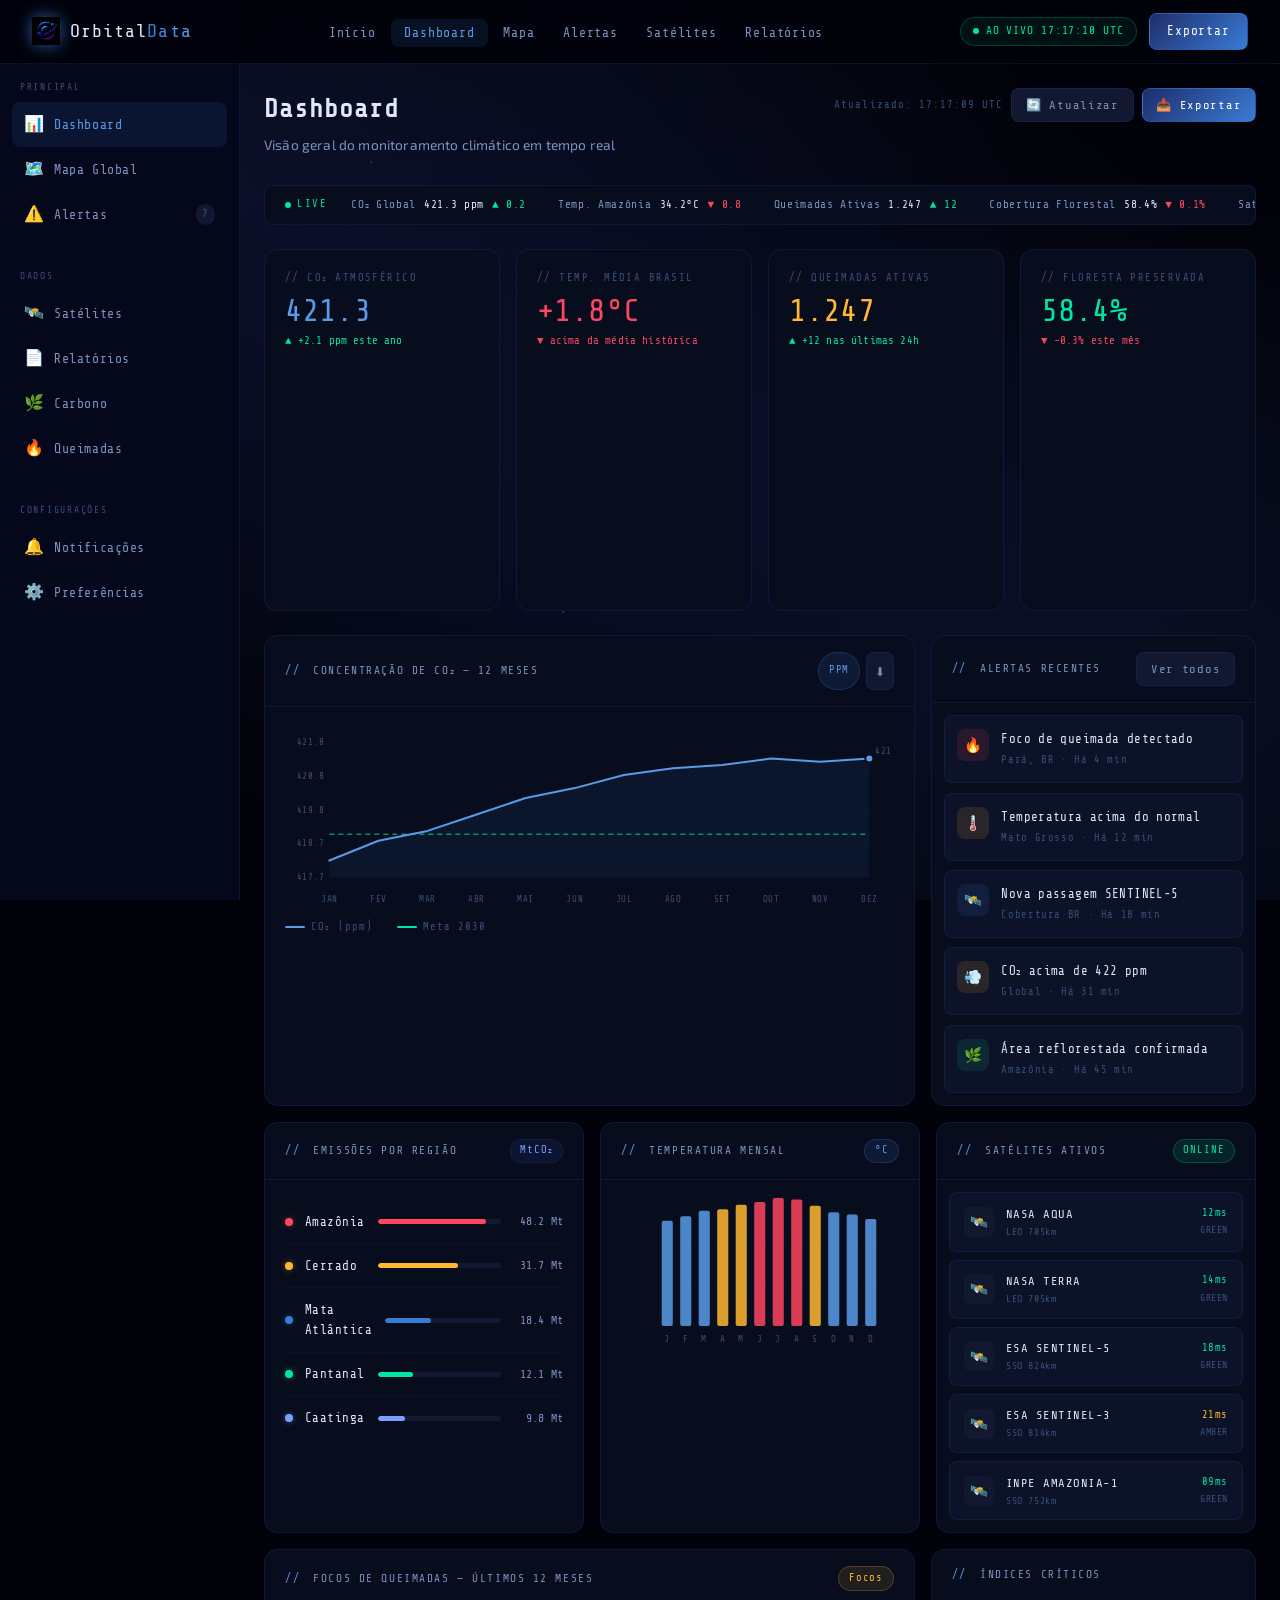
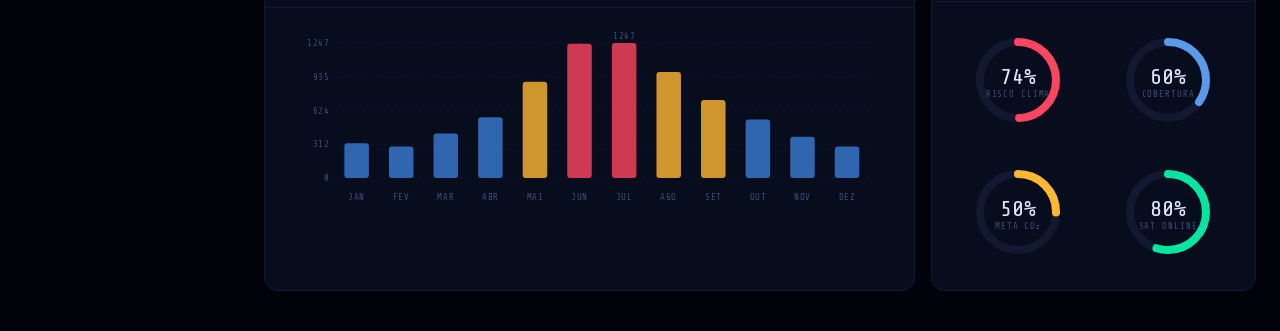
<file: pages/dashboard.html>
<!DOCTYPE html>
<html lang="pt-BR">
<head>
  <meta charset="UTF-8" />
  <meta name="viewport" content="width=device-width, initial-scale=1.0" />
  <title>Dashboard — OrbitalData</title>
  <link rel="icon" type="image/png" href="../assets/OrbitalData (3).png">
  <link rel="stylesheet" href="../css/style.css" />
  <link rel="stylesheet" href="../css/navbar.css" />
  <link rel="stylesheet" href="../css/components.css" />
  <link rel="stylesheet" href="../css/dashboard.css" />
</head>
<body>

  <div class="stars-bg"></div>

  <div class="page-wrapper">

    <!-- ══ NAVBAR ══ -->
    <nav class="navbar">
      <div class="nav-logo">
        <img src="../assets/OrbitalData (3).png" class="logo-img" alt="OrbitalData" />
        <span>Orbital<em>Data</em></span>
      </div>
      <ul class="nav-links">
        <li><a href="../index.html">Início</a></li>
        <li><a href="dashboard.html" class="active">Dashboard</a></li>
        <li><a href="mapa.html">Mapa</a></li>
        <li><a href="alertas.html">Alertas</a></li>
        <li><a href="satelites.html">Satélites</a></li>
        <li><a href="relatorios.html">Relatórios</a></li>
      </ul>
      <div class="nav-actions">
        <div class="nav-badge"><span class="dot"></span> AO VIVO</div>
        <a href="#" class="btn-nav">Exportar</a>
      </div>
      <button class="nav-hamburger" id="nav-hamburger" aria-label="Menu">
        <span></span><span></span><span></span>
      </button>
    </nav>
    <!-- Menu Mobile -->
    <div class="nav-mobile-menu" id="nav-mobile-menu">
      <a href="../index.html">Início</a>
      <a href="../pages/dashboard.html">Dashboard</a>
      <a href="../pages/mapa.html">Mapa</a>
      <a href="../pages/alertas.html">Alertas</a>
      <a href="../pages/satelites.html">Satélites</a>
      <a href="../pages/relatorios.html">Relatórios</a>
      <div class="nav-mobile-divider"></div>
      <a href="../pages/sobre.html">Sobre</a>
      <a href="../pages/integrantes.html">Integrantes</a>
      <a href="../pages/faq.html">FAQ</a>
      <a href="../pages/contato.html">Contato</a>
      <div class="nav-mobile-divider"></div>
      <a href="../pages/dashboard.html" class="nav-mobile-btn">🛰️ Acessar Plataforma</a>
    </div>

    <!-- ══ APP LAYOUT ══ -->
    <div class="app-layout">

      <!-- Sidebar -->
      <aside class="sidebar">
        <div class="sidebar-section">
          <div class="sidebar-label">Principal</div>
          <a href="dashboard.html" class="sidebar-link active">
            <span class="icon">📊</span> Dashboard
          </a>
          <a href="mapa.html" class="sidebar-link">
            <span class="icon">🗺️</span> Mapa Global
          </a>
          <a href="alertas.html" class="sidebar-link">
            <span class="icon">⚠️</span> Alertas
            <span class="count">7</span>
          </a>
        </div>
        <div class="sidebar-section">
          <div class="sidebar-label">Dados</div>
          <a href="satelites.html" class="sidebar-link">
            <span class="icon">🛰️</span> Satélites
          </a>
          <a href="relatorios.html" class="sidebar-link">
            <span class="icon">📄</span> Relatórios
          </a>
          <a href="#" class="sidebar-link">
            <span class="icon">🌿</span> Carbono
          </a>
          <a href="#" class="sidebar-link">
            <span class="icon">🔥</span> Queimadas
          </a>
        </div>
        <div class="sidebar-section">
          <div class="sidebar-label">Configurações</div>
          <a href="#" class="sidebar-link">
            <span class="icon">🔔</span> Notificações
          </a>
          <a href="#" class="sidebar-link">
            <span class="icon">⚙️</span> Preferências
          </a>
        </div>
      </aside>

      <!-- Main -->
      <main class="main-content">

        <!-- Page header -->
        <div class="page-header">
          <div class="page-header-left">
            <h1>Dashboard</h1>
            <p>Visão geral do monitoramento climático em tempo real</p>
          </div>
          <div class="page-header-actions">
            <span class="timestamp" id="last-update">Atualizado: --:--:-- UTC</span>
            <button class="btn btn-ghost btn-sm">🔄 Atualizar</button>
            <button class="btn btn-primary btn-sm">📥 Exportar</button>
          </div>
        </div>

        <!-- Live ticker -->
        <div class="live-ticker">
          <div class="ticker-label">
            <span class="dot" style="width:6px;height:6px;background:var(--green);border-radius:50%;animation:pulse-dot 2s infinite;"></span>
            LIVE
          </div>
          <div class="ticker-items" id="ticker">
            <div class="ticker-item">CO₂ Global <span class="val">421.3 ppm</span> <span class="up">▲ 0.2</span></div>
            <div class="ticker-item">Temp. Amazônia <span class="val">34.2°C</span> <span class="dn">▼ 0.8</span></div>
            <div class="ticker-item">Queimadas Ativas <span class="val">1.247</span> <span class="up">▲ 12</span></div>
            <div class="ticker-item">Cobertura Florestal <span class="val">58.4%</span> <span class="dn">▼ 0.1%</span></div>
            <div class="ticker-item">Sat. Operacionais <span class="val">847</span></div>
            <div class="ticker-item">CH₄ Atmosférico <span class="val">1.912 ppb</span> <span class="up">▲ 3.1</span></div>
            <div class="ticker-item">Nível do Mar <span class="val">+3.6 mm/ano</span></div>
            <div class="ticker-item">Geleiras Árticas <span class="val">-12.4%</span> <span class="dn">▼</span></div>
            <!-- duplicate for seamless loop -->
            <div class="ticker-item">CO₂ Global <span class="val">421.3 ppm</span> <span class="up">▲ 0.2</span></div>
            <div class="ticker-item">Temp. Amazônia <span class="val">34.2°C</span> <span class="dn">▼ 0.8</span></div>
            <div class="ticker-item">Queimadas Ativas <span class="val">1.247</span> <span class="up">▲ 12</span></div>
            <div class="ticker-item">Cobertura Florestal <span class="val">58.4%</span> <span class="dn">▼ 0.1%</span></div>
            <div class="ticker-item">Sat. Operacionais <span class="val">847</span></div>
            <div class="ticker-item">CH₄ Atmosférico <span class="val">1.912 ppb</span> <span class="up">▲ 3.1</span></div>
          </div>
        </div>

        <!-- ── STAT CARDS ── -->
        <div class="stats-row">
          <div class="stat-card fade-up delay-1">
            <div class="stat-label">// CO₂ Atmosférico</div>
            <div class="stat-value blue">421.3</div>
            <div class="stat-delta up">▲ +2.1 ppm este ano</div>
            <div style="margin-top:0.75rem;">
              <div class="sparkline" id="spark-co2"></div>
            </div>
          </div>
          <div class="stat-card fade-up delay-2">
            <div class="stat-label">// Temp. Média Brasil</div>
            <div class="stat-value red">+1.8°C</div>
            <div class="stat-delta down">▼ acima da média histórica</div>
            <div style="margin-top:0.75rem;">
              <div class="sparkline" id="spark-temp"></div>
            </div>
          </div>
          <div class="stat-card fade-up delay-3">
            <div class="stat-label">// Queimadas Ativas</div>
            <div class="stat-value amber">1.247</div>
            <div class="stat-delta up">▲ +12 nas últimas 24h</div>
            <div style="margin-top:0.75rem;">
              <div class="sparkline" id="spark-fire"></div>
            </div>
          </div>
          <div class="stat-card fade-up delay-4">
            <div class="stat-label">// Floresta Preservada</div>
            <div class="stat-value green">58.4%</div>
            <div class="stat-delta down">▼ -0.3% este mês</div>
            <div style="margin-top:0.75rem;">
              <div class="sparkline" id="spark-forest"></div>
            </div>
          </div>
        </div>

        <!-- ── MAIN CHARTS ROW ── -->
        <div class="dash-grid">

          <!-- CO2 linha do tempo -->
          <div class="chart-card">
            <div class="chart-card-header">
              <div class="chart-card-title"><span>//</span> Concentração de CO₂ — 12 meses</div>
              <div class="chart-card-actions">
                <span class="badge badge-blue">PPM</span>
                <button class="btn-icon btn-sm">⬇</button>
              </div>
            </div>
            <div class="chart-card-body">
              <svg class="svg-chart" viewBox="0 0 600 180" id="co2-chart"></svg>
              <div style="display:flex;gap:1.5rem;margin-top:0.75rem;">
                <div style="display:flex;align-items:center;gap:0.4rem;">
                  <div style="width:20px;height:2px;background:var(--blue-bright);border-radius:2px;"></div>
                  <span class="timestamp">CO₂ (ppm)</span>
                </div>
                <div style="display:flex;align-items:center;gap:0.4rem;">
                  <div style="width:20px;height:2px;background:var(--green);border-radius:2px;border-top:2px dashed var(--green);"></div>
                  <span class="timestamp">Meta 2030</span>
                </div>
              </div>
            </div>
          </div>

          <!-- Alertas recentes -->
          <div class="chart-card">
            <div class="chart-card-header">
              <div class="chart-card-title"><span>//</span> Alertas Recentes</div>
              <a href="alertas.html" class="btn btn-ghost btn-sm">Ver todos</a>
            </div>
            <div class="chart-card-body" style="padding:0.75rem;">
              <div class="alert-feed" id="alert-feed"></div>
            </div>
          </div>

        </div>

        <!-- ── SEGUNDA ROW ── -->
        <div class="dash-grid-3">

          <!-- Emissões por região -->
          <div class="chart-card">
            <div class="chart-card-header">
              <div class="chart-card-title"><span>//</span> Emissões por Região</div>
              <span class="badge badge-navy">MtCO₂</span>
            </div>
            <div class="chart-card-body">
              <div class="region-list" id="region-list"></div>
            </div>
          </div>

          <!-- Temperatura mensal bar chart -->
          <div class="chart-card">
            <div class="chart-card-header">
              <div class="chart-card-title"><span>//</span> Temperatura Mensal</div>
              <span class="badge badge-blue">°C</span>
            </div>
            <div class="chart-card-body" style="padding-top:0.5rem;">
              <svg class="bar-chart-svg" viewBox="0 0 260 160" id="temp-chart"></svg>
            </div>
          </div>

          <!-- Satélites ativos -->
          <div class="chart-card">
            <div class="chart-card-header">
              <div class="chart-card-title"><span>//</span> Satélites Ativos</div>
              <span class="badge badge-green">ONLINE</span>
            </div>
            <div class="chart-card-body" style="padding:0.75rem;">
              <div class="sat-list" id="sat-list"></div>
            </div>
          </div>

        </div>

        <!-- ── TERCEIRA ROW ── -->
        <div class="dash-grid">

          <!-- Queimadas bar chart mensal -->
          <div class="chart-card">
            <div class="chart-card-header">
              <div class="chart-card-title"><span>//</span> Focos de Queimadas — Últimos 12 meses</div>
              <span class="badge badge-amber">Focos</span>
            </div>
            <div class="chart-card-body">
              <svg class="svg-chart" viewBox="0 0 600 180" id="fire-chart"></svg>
            </div>
          </div>

          <!-- Gauges -->
          <div class="chart-card">
            <div class="chart-card-header">
              <div class="chart-card-title"><span>//</span> Índices Críticos</div>
            </div>
            <div class="chart-card-body">
              <div style="display:grid;grid-template-columns:1fr 1fr;gap:1rem;">
                <div class="gauge-wrap">
                  <svg class="gauge-svg" viewBox="0 0 100 100" width="100" height="100">
                    <circle class="gauge-track" cx="50" cy="50" r="38" stroke-width="8"/>
                    <circle class="gauge-fill" cx="50" cy="50" r="38"
                      stroke="var(--red)" stroke-width="8"
                      stroke-dasharray="178 239"
                      stroke-dashoffset="60"
                      transform="rotate(-90 50 50)"/>
                    <text class="gauge-label-val" x="50" y="54">74%</text>
                    <text class="gauge-label-sub" x="50" y="67">RISCO CLIMA</text>
                  </svg>
                </div>
                <div class="gauge-wrap">
                  <svg class="gauge-svg" viewBox="0 0 100 100" width="100" height="100">
                    <circle class="gauge-track" cx="50" cy="50" r="38" stroke-width="8"/>
                    <circle class="gauge-fill" cx="50" cy="50" r="38"
                      stroke="var(--blue-bright)" stroke-width="8"
                      stroke-dasharray="143 239"
                      stroke-dashoffset="60"
                      transform="rotate(-90 50 50)"/>
                    <text class="gauge-label-val" x="50" y="54">60%</text>
                    <text class="gauge-label-sub" x="50" y="67">COBERTURA</text>
                  </svg>
                </div>
                <div class="gauge-wrap">
                  <svg class="gauge-svg" viewBox="0 0 100 100" width="100" height="100">
                    <circle class="gauge-track" cx="50" cy="50" r="38" stroke-width="8"/>
                    <circle class="gauge-fill" cx="50" cy="50" r="38"
                      stroke="var(--amber)" stroke-width="8"
                      stroke-dasharray="120 239"
                      stroke-dashoffset="60"
                      transform="rotate(-90 50 50)"/>
                    <text class="gauge-label-val" x="50" y="54">50%</text>
                    <text class="gauge-label-sub" x="50" y="67">META CO₂</text>
                  </svg>
                </div>
                <div class="gauge-wrap">
                  <svg class="gauge-svg" viewBox="0 0 100 100" width="100" height="100">
                    <circle class="gauge-track" cx="50" cy="50" r="38" stroke-width="8"/>
                    <circle class="gauge-fill" cx="50" cy="50" r="38"
                      stroke="var(--green)" stroke-width="8"
                      stroke-dasharray="191 239"
                      stroke-dashoffset="60"
                      transform="rotate(-90 50 50)"/>
                    <text class="gauge-label-val" x="50" y="54">80%</text>
                    <text class="gauge-label-sub" x="50" y="67">SAT ONLINE</text>
                  </svg>
                </div>
              </div>
            </div>
          </div>

        </div>

      </main>
    </div><!-- /app-layout -->
  </div><!-- /page-wrapper -->

  <script src="../js/main.js"></script>
  <script src="../js/dashboard.js"></script>
</body>
</html>
</file>
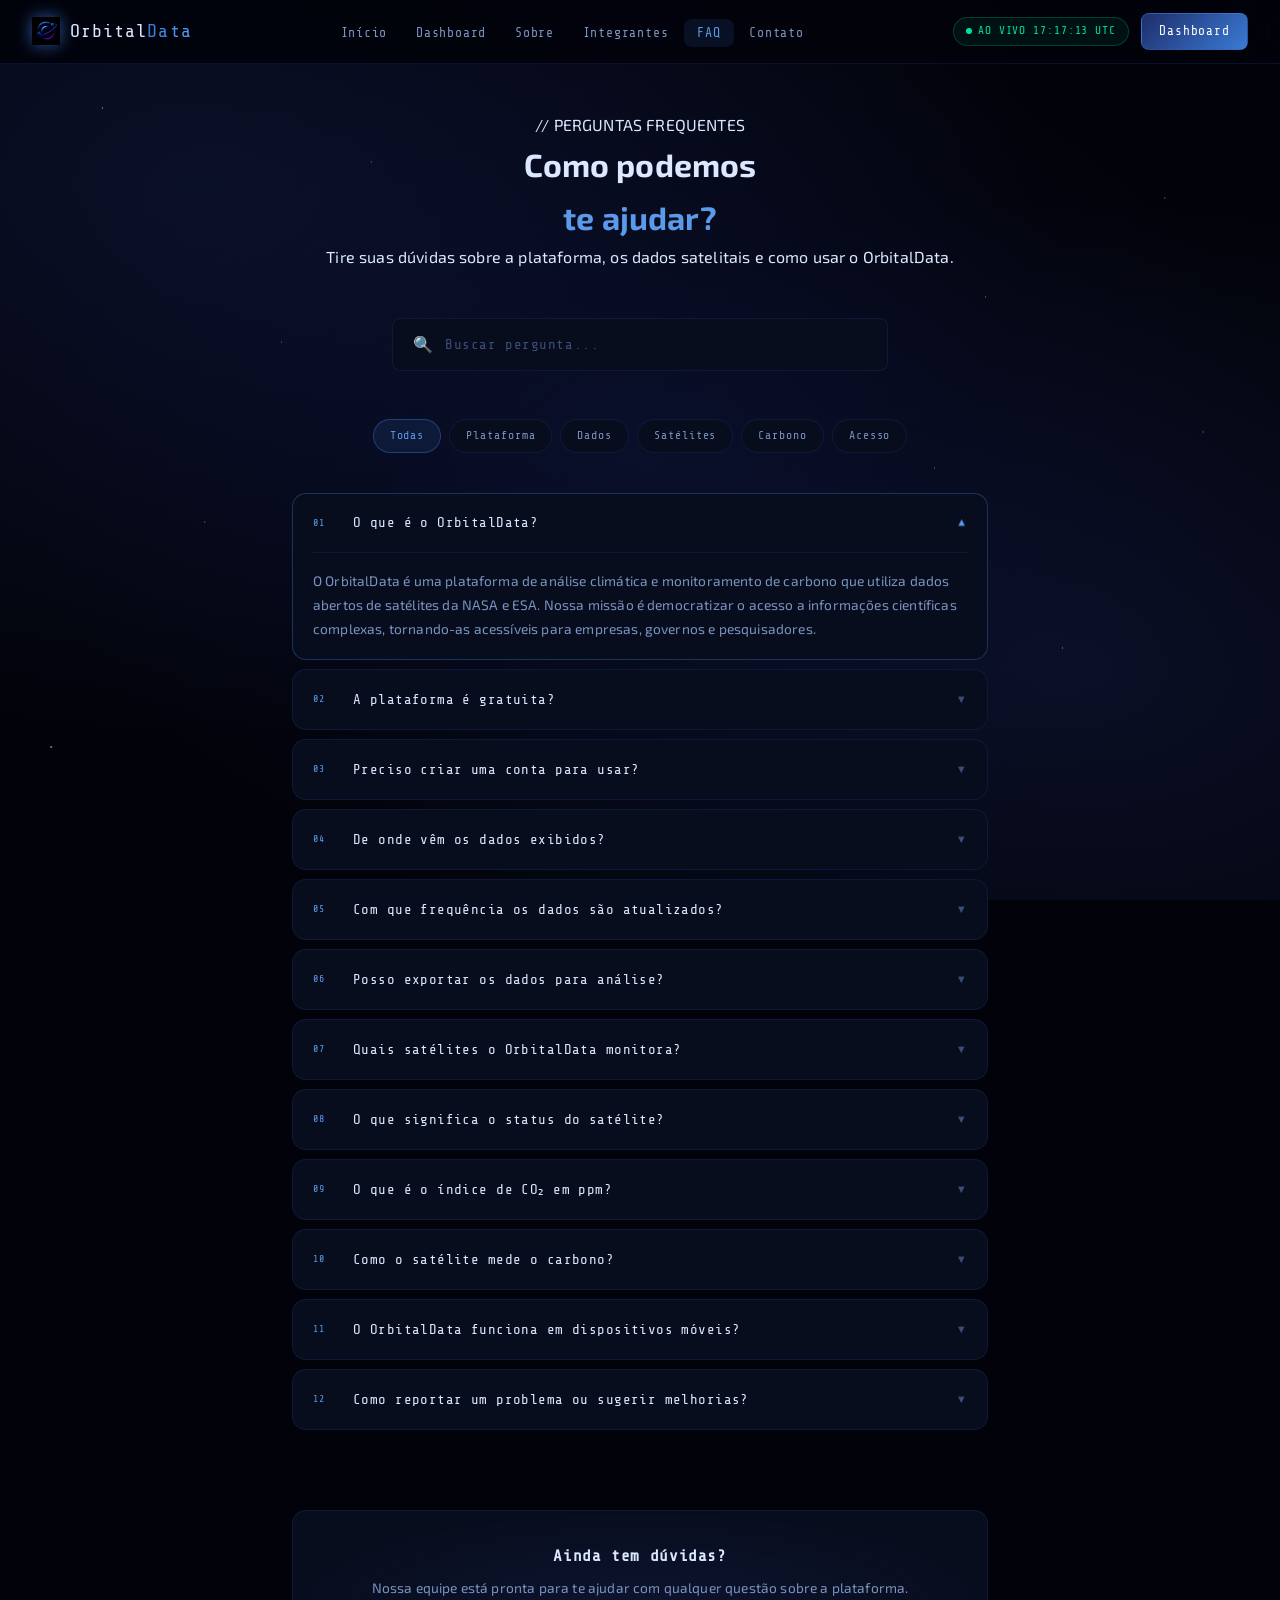
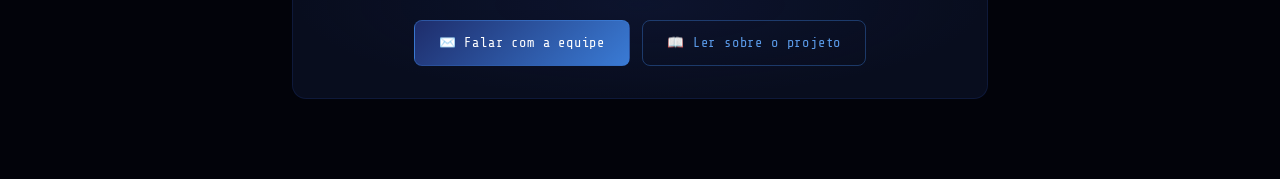
<file: pages/faq.html>
<!DOCTYPE html>
<html lang="pt-BR">
<head>
  <meta charset="UTF-8" />
  <meta name="viewport" content="width=device-width, initial-scale=1.0" />
  <title>FAQ — OrbitalData</title>
  <link rel="icon" type="image/png" href="../assets/OrbitalData (3).png">
  <link rel="stylesheet" href="../css/style.css" />
  <link rel="stylesheet" href="../css/navbar.css" />
  <link rel="stylesheet" href="../css/components.css" />
  <link rel="stylesheet" href="../css/faq.css" />
</head>
<body>

  <div class="stars-bg"></div>

  <div class="page-wrapper">

    <!-- ══ NAVBAR ══ -->
    <nav class="navbar">
      <div class="nav-logo">
        <img src="../assets/OrbitalData (3).png" class="logo-img" alt="OrbitalData" />
        <span>Orbital<em>Data</em></span>
      </div>
      <ul class="nav-links">
        <li><a href="../index.html">Início</a></li>
        <li><a href="dashboard.html">Dashboard</a></li>
        <li><a href="sobre.html">Sobre</a></li>
        <li><a href="integrantes.html">Integrantes</a></li>
        <li><a href="faq.html" class="active">FAQ</a></li>
        <li><a href="contato.html">Contato</a></li>
      </ul>
      <div class="nav-actions">
        <div class="nav-badge"><span class="dot"></span> AO VIVO</div>
        <a href="dashboard.html" class="btn-nav">Dashboard</a>
      </div>
      <button class="nav-hamburger" id="nav-hamburger" aria-label="Menu">
        <span></span><span></span><span></span>
      </button>
    </nav>
    <!-- Menu Mobile -->
    <div class="nav-mobile-menu" id="nav-mobile-menu">
      <a href="../index.html">Início</a>
      <a href="../pages/dashboard.html">Dashboard</a>
      <a href="../pages/mapa.html">Mapa</a>
      <a href="../pages/alertas.html">Alertas</a>
      <a href="../pages/satelites.html">Satélites</a>
      <a href="../pages/relatorios.html">Relatórios</a>
      <div class="nav-mobile-divider"></div>
      <a href="../pages/sobre.html">Sobre</a>
      <a href="../pages/integrantes.html">Integrantes</a>
      <a href="../pages/faq.html">FAQ</a>
      <a href="../pages/contato.html">Contato</a>
      <div class="nav-mobile-divider"></div>
      <a href="../pages/dashboard.html" class="nav-mobile-btn">🛰️ Acessar Plataforma</a>
    </div>

    <!-- ══ HERO ══ -->
    <div class="faq-hero fade-up">
      <div class="section-eyebrow" style="justify-content:center;">// PERGUNTAS FREQUENTES</div>
      <h1 class="section-title">Como podemos<br><span style="color:var(--blue-bright)">te ajudar?</span></h1>
      <p class="section-subtitle" style="margin:0 auto;">
        Tire suas dúvidas sobre a plataforma, os dados satelitais e como usar o OrbitalData.
      </p>
    </div>

    <!-- ══ BUSCA ══ -->
    <div class="faq-search-wrap fade-up delay-1">
      <div class="faq-search">
        <span class="icon">🔍</span>
        <input type="text" id="faq-search-input" placeholder="Buscar pergunta..." />
      </div>
    </div>

    <!-- ══ CATEGORIAS ══ -->
    <div class="faq-cats fade-up delay-2">
      <button class="faq-cat-btn active" data-cat="all">Todas</button>
      <button class="faq-cat-btn" data-cat="plataforma">Plataforma</button>
      <button class="faq-cat-btn" data-cat="dados">Dados</button>
      <button class="faq-cat-btn" data-cat="satelites">Satélites</button>
      <button class="faq-cat-btn" data-cat="carbono">Carbono</button>
      <button class="faq-cat-btn" data-cat="acesso">Acesso</button>
    </div>

    <!-- ══ FAQ LIST ══ -->
    <div class="faq-list" id="faq-list">

      <!-- Plataforma -->
      <div class="faq-item" data-cat="plataforma">
        <div class="faq-question">
          <div class="faq-q-left">
            <span class="faq-num">01</span>
            <span class="faq-q-text">O que é o OrbitalData?</span>
          </div>
          <span class="faq-arrow">▼</span>
        </div>
        <div class="faq-answer">
          <p>O OrbitalData é uma plataforma de análise climática e monitoramento de carbono que utiliza dados abertos de satélites da NASA e ESA. Nossa missão é democratizar o acesso a informações científicas complexas, tornando-as acessíveis para empresas, governos e pesquisadores.</p>
        </div>
      </div>

      <div class="faq-item" data-cat="plataforma">
        <div class="faq-question">
          <div class="faq-q-left">
            <span class="faq-num">02</span>
            <span class="faq-q-text">A plataforma é gratuita?</span>
          </div>
          <span class="faq-arrow">▼</span>
        </div>
        <div class="faq-answer">
          <p>Sim! O OrbitalData é completamente gratuito para pesquisadores, estudantes e órgãos governamentais. Para empresas que precisam de relatórios avançados e integração via API, oferecemos planos pagos com suporte dedicado.</p>
        </div>
      </div>

      <div class="faq-item" data-cat="plataforma">
        <div class="faq-question">
          <div class="faq-q-left">
            <span class="faq-num">03</span>
            <span class="faq-q-text">Preciso criar uma conta para usar?</span>
          </div>
          <span class="faq-arrow">▼</span>
        </div>
        <div class="faq-answer">
          <p>Não é necessário criar conta para visualizar os dados públicos do dashboard e do mapa. Para recursos avançados como exportação de relatórios, alertas personalizados e histórico de dados, é necessário criar uma conta gratuita.</p>
        </div>
      </div>

      <!-- Dados -->
      <div class="faq-item" data-cat="dados">
        <div class="faq-question">
          <div class="faq-q-left">
            <span class="faq-num">04</span>
            <span class="faq-q-text">De onde vêm os dados exibidos?</span>
          </div>
          <span class="faq-arrow">▼</span>
        </div>
        <div class="faq-answer">
          <p>Os dados são provenientes de fontes científicas abertas e confiáveis, incluindo: <strong>NASA Earthdata</strong> (satélites Aqua e Terra), <strong>ESA Copernicus</strong> (Sentinel-3 e Sentinel-5P), <strong>INPE</strong> (desmatamento e queimadas no Brasil), <strong>NOAA</strong> (dados climáticos históricos) e o <strong>Global Carbon Project</strong> (emissões globais de CO₂).</p>
        </div>
      </div>

      <div class="faq-item" data-cat="dados">
        <div class="faq-question">
          <div class="faq-q-left">
            <span class="faq-num">05</span>
            <span class="faq-q-text">Com que frequência os dados são atualizados?</span>
          </div>
          <span class="faq-arrow">▼</span>
        </div>
        <div class="faq-answer">
          <p>A maioria dos dados é atualizada a cada 90 minutos, que é o tempo médio de uma órbita completa dos satélites de observação terrestre. Dados de temperatura e CO₂ são atualizados a cada 6 horas. Alertas de queimadas são processados em tempo real assim que detectados.</p>
        </div>
      </div>

      <div class="faq-item" data-cat="dados">
        <div class="faq-question">
          <div class="faq-q-left">
            <span class="faq-num">06</span>
            <span class="faq-q-text">Posso exportar os dados para análise?</span>
          </div>
          <span class="faq-arrow">▼</span>
        </div>
        <div class="faq-answer">
          <p>Sim! Na página de <a href="relatorios.html">Relatórios</a> você pode exportar dados em formato CSV, JSON e PDF. Os relatórios incluem séries históricas, médias mensais e comparativos regionais. Para exportações em massa via API, entre em <a href="contato.html">contato</a>.</p>
        </div>
      </div>

      <!-- Satélites -->
      <div class="faq-item" data-cat="satelites">
        <div class="faq-question">
          <div class="faq-q-left">
            <span class="faq-num">07</span>
            <span class="faq-q-text">Quais satélites o OrbitalData monitora?</span>
          </div>
          <span class="faq-arrow">▼</span>
        </div>
        <div class="faq-answer">
          <p>Monitoramos os principais satélites de observação ambiental: <strong>NASA Aqua</strong> e <strong>Terra</strong> (temperatura e vegetação), <strong>ESA Sentinel-5P</strong> (qualidade do ar e gases), <strong>ESA Sentinel-3</strong> (temperatura oceânica), e <strong>INPE Amazonia-1</strong> (desmatamento). No total, mais de 847 satélites são rastreados na plataforma.</p>
        </div>
      </div>

      <div class="faq-item" data-cat="satelites">
        <div class="faq-question">
          <div class="faq-q-left">
            <span class="faq-num">08</span>
            <span class="faq-q-text">O que significa o status do satélite?</span>
          </div>
          <span class="faq-arrow">▼</span>
        </div>
        <div class="faq-answer">
          <p><strong style="color:var(--green)">ONLINE</strong> — satélite operando normalmente e enviando dados. <strong style="color:var(--amber)">ALERTA</strong> — satélite com comunicação intermitente ou manutenção programada. <strong style="color:var(--red)">OFFLINE</strong> — satélite temporariamente fora de operação. O ping indica a latência da última comunicação recebida.</p>
        </div>
      </div>

      <!-- Carbono -->
      <div class="faq-item" data-cat="carbono">
        <div class="faq-question">
          <div class="faq-q-left">
            <span class="faq-num">09</span>
            <span class="faq-q-text">O que é o índice de CO₂ em ppm?</span>
          </div>
          <span class="faq-arrow">▼</span>
        </div>
        <div class="faq-answer">
          <p>PPM significa <em>partes por milhão</em> — é a unidade de medida da concentração de CO₂ na atmosfera. O nível pré-industrial era de ~280 ppm. Atualmente estamos em torno de 421 ppm, um aumento de 50% causado principalmente pela queima de combustíveis fósseis. O Acordo de Paris tenta limitar o aquecimento a 1.5°C, o que exigiria estabilizar o CO₂ em ~430 ppm.</p>
        </div>
      </div>

      <div class="faq-item" data-cat="carbono">
        <div class="faq-question">
          <div class="faq-q-left">
            <span class="faq-num">10</span>
            <span class="faq-q-text">Como o satélite mede o carbono?</span>
          </div>
          <span class="faq-arrow">▼</span>
        </div>
        <div class="faq-answer">
          <p>Os satélites usam espectroscopia de absorção infravermelha. Cada gás (CO₂, CH₄, N₂O) absorve luz em comprimentos de onda específicos. O satélite mede quanta luz solar é absorvida pela atmosfera e, a partir disso, calcula a concentração de cada gás com precisão de 1-2 ppm.</p>
        </div>
      </div>

      <!-- Acesso -->
      <div class="faq-item" data-cat="acesso">
        <div class="faq-question">
          <div class="faq-q-left">
            <span class="faq-num">11</span>
            <span class="faq-q-text">O OrbitalData funciona em dispositivos móveis?</span>
          </div>
          <span class="faq-arrow">▼</span>
        </div>
        <div class="faq-answer">
          <p>Sim! A plataforma é totalmente responsiva e funciona em smartphones, tablets e desktops. Para a melhor experiência com os mapas interativos e gráficos detalhados, recomendamos o uso em telas maiores.</p>
        </div>
      </div>

      <div class="faq-item" data-cat="acesso">
        <div class="faq-question">
          <div class="faq-q-left">
            <span class="faq-num">12</span>
            <span class="faq-q-text">Como reportar um problema ou sugerir melhorias?</span>
          </div>
          <span class="faq-arrow">▼</span>
        </div>
        <div class="faq-answer">
          <p>Você pode entrar em contato pela nossa <a href="contato.html">página de contato</a> ou abrir uma issue diretamente no nosso <a href="https://github.com/yasminmatsuok/OrbitalData-" target="_blank">repositório no GitHub</a>. Adoramos receber feedback da comunidade!</p>
        </div>
      </div>

    </div>

    <!-- ══ CTA ══ -->
    <div class="faq-cta fade-up">
      <div class="faq-cta-card">
        <h3>Ainda tem dúvidas?</h3>
        <p>Nossa equipe está pronta para te ajudar com qualquer questão sobre a plataforma.</p>
        <div class="faq-cta-actions">
          <a href="contato.html" class="btn btn-primary">✉️ Falar com a equipe</a>
          <a href="sobre.html" class="btn btn-secondary">📖 Ler sobre o projeto</a>
        </div>
      </div>
    </div>

  </div><!-- /page-wrapper -->

  <script src="../js/main.js"></script>
  <script src="../js/faq.js"></script>
</body>
</html>
</file>
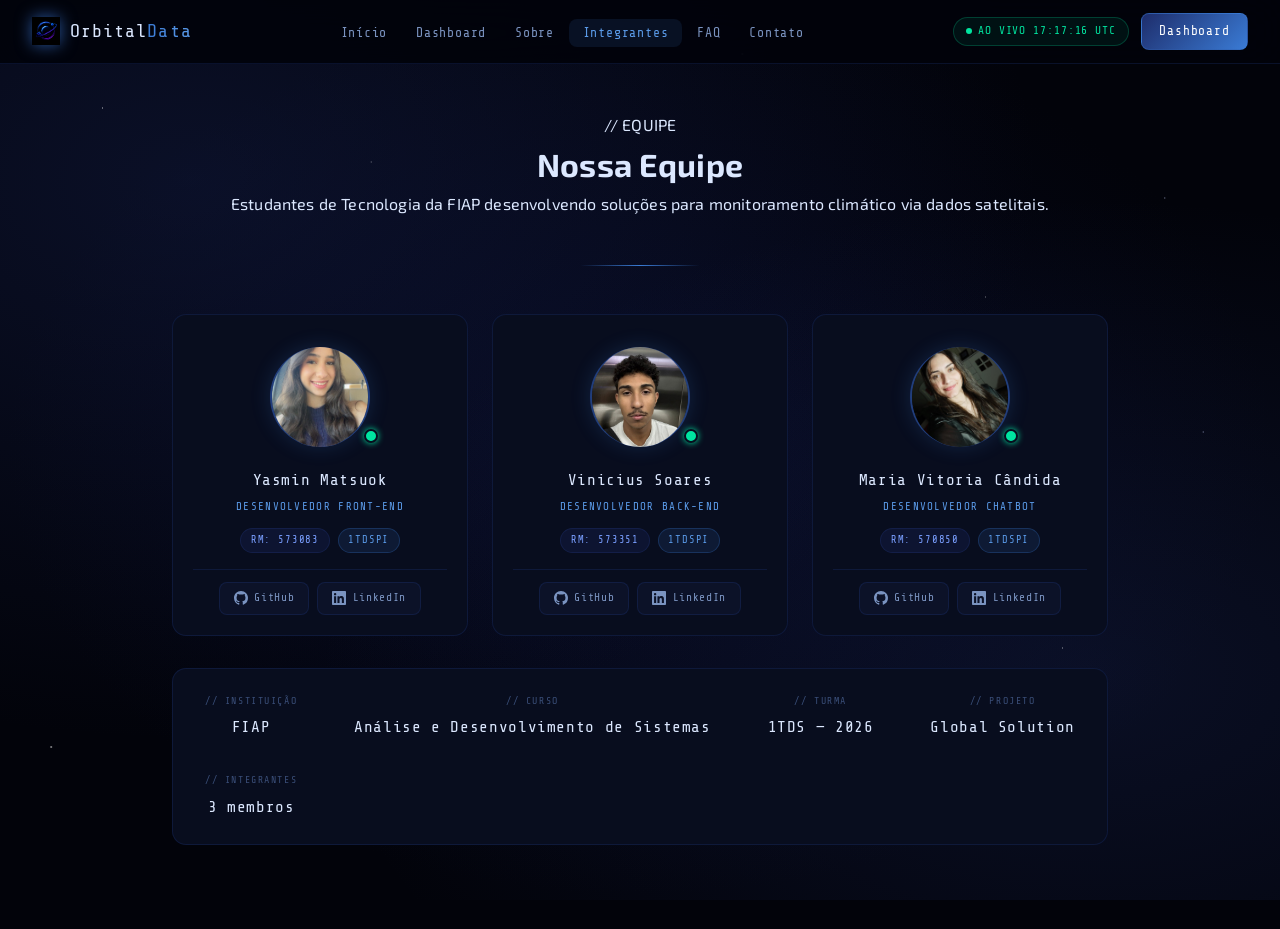
<file: pages/integrantes.html>
<!DOCTYPE html>
<html lang="pt-BR">
<head>
  <meta charset="UTF-8" />
  <meta name="viewport" content="width=device-width, initial-scale=1.0" />
  <title>Integrantes — OrbitalData</title>
  <link rel="icon" type="image/png" href="../assets/OrbitalData (3).png">
  <link rel="stylesheet" href="../css/style.css" />
  <link rel="stylesheet" href="../css/navbar.css" />
  <link rel="stylesheet" href="../css/components.css" />
  <link rel="stylesheet" href="../css/integrantes.css" />
</head>
<body>

  <div class="stars-bg"></div>

  <div class="page-wrapper">

    <!-- ══ NAVBAR ══ -->
    <nav class="navbar">
      <div class="nav-logo">
        <img src="../assets/OrbitalData (3).png" class="logo-img" alt="OrbitalData" />
        <span>Orbital<em>Data</em></span>
      </div>
      <ul class="nav-links">
        <li><a href="../index.html">Início</a></li>
        <li><a href="dashboard.html">Dashboard</a></li>
        <li><a href="sobre.html">Sobre</a></li>
        <li><a href="integrantes.html" class="active">Integrantes</a></li>
        <li><a href="faq.html">FAQ</a></li>
        <li><a href="contato.html">Contato</a></li>
      </ul>
      <div class="nav-actions">
        <div class="nav-badge"><span class="dot"></span> AO VIVO</div>
        <a href="dashboard.html" class="btn-nav">Dashboard</a>
      </div>
    </nav>
    <!-- Menu Mobile -->
    <div class="nav-mobile-menu" id="nav-mobile-menu">
      <a href="../index.html">Início</a>
      <a href="../pages/dashboard.html">Dashboard</a>
      <a href="../pages/mapa.html">Mapa</a>
      <a href="../pages/alertas.html">Alertas</a>
      <a href="../pages/satelites.html">Satélites</a>
      <a href="../pages/relatorios.html">Relatórios</a>
      <div class="nav-mobile-divider"></div>
      <a href="../pages/sobre.html">Sobre</a>
      <a href="../pages/integrantes.html">Integrantes</a>
      <a href="../pages/faq.html">FAQ</a>
      <a href="../pages/contato.html">Contato</a>
      <div class="nav-mobile-divider"></div>
      <a href="../pages/dashboard.html" class="nav-mobile-btn">🛰️ Acessar Plataforma</a>
    </div>

    <!-- ══ HERO ══ -->
    <div class="integrantes-hero fade-up">
      <div class="section-eyebrow" style="justify-content:center;">// EQUIPE</div>
      <h1 class="section-title">Nossa Equipe</h1>
      <p class="section-subtitle" style="margin: 0 auto;">
        Estudantes de Tecnologia da FIAP desenvolvendo soluções para monitoramento
        climático via dados satelitais.
      </p>
    </div>

    <!-- ══ CARDS ══ -->
    <div class="integrantes-grid">

      <!-- Integrante 1 -->
      <div class="integrante-card fade-up delay-1">
        <div class="integrante-foto-wrap">
          <!-- Substitua pelo caminho da foto: <img src="../assets/foto1.jpg" alt="Nome"> -->
          <div class="integrante-foto">
            <img src="../assets/Yasmin.jpg.jpeg" alt="Nome">
          </div>
          <div class="integrante-status"></div>
        </div>
        <div class="integrante-info">
          <div class="integrante-nome">Yasmin Matsuok</div>
          <div class="integrante-role">Desenvolvedor Front-End</div>
          <div class="integrante-meta">
            <span class="badge badge-navy">RM: 573083 </span>
            <span class="badge badge-blue">1TDSPI</span>
          </div>
          <div class="integrante-divider"></div>
          <div class="integrante-links">
            <a href="https://github.com/yasminmatsuok" target="_blank" class="integrante-link github">
              <!-- GitHub SVG icon -->
              <svg width="14" height="14" viewBox="0 0 24 24" fill="currentColor">
                <path d="M12 0C5.37 0 0 5.37 0 12c0 5.31 3.435 9.795 8.205 11.385.6.105.825-.255.825-.57 0-.285-.015-1.23-.015-2.235-3.015.555-3.795-.735-4.035-1.41-.135-.345-.72-1.41-1.23-1.695-.42-.225-1.02-.78-.015-.795.945-.015 1.62.87 1.845 1.23 1.08 1.815 2.805 1.305 3.495.99.105-.78.42-1.305.765-1.605-2.67-.3-5.46-1.335-5.46-5.925 0-1.305.465-2.385 1.23-3.225-.12-.3-.54-1.53.12-3.18 0 0 1.005-.315 3.3 1.23.96-.27 1.98-.405 3-.405s2.04.135 3 .405c2.295-1.56 3.3-1.23 3.3-1.23.66 1.65.24 2.88.12 3.18.765.84 1.23 1.905 1.23 3.225 0 4.605-2.805 5.625-5.475 5.925.435.375.81 1.095.81 2.22 0 1.605-.015 2.895-.015 3.3 0 .315.225.69.825.57A12.02 12.02 0 0 0 24 12c0-6.63-5.37-12-12-12z"/>
              </svg>
              GitHub
            </a>
            <a href="https://www.linkedin.com/in/yasmin-matsuok/" target="_blank" class="integrante-link linkedin">
              <!-- LinkedIn SVG icon -->
              <svg width="14" height="14" viewBox="0 0 24 24" fill="currentColor">
                <path d="M20.447 20.452h-3.554v-5.569c0-1.328-.027-3.037-1.852-3.037-1.853 0-2.136 1.445-2.136 2.939v5.667H9.351V9h3.414v1.561h.046c.477-.9 1.637-1.85 3.37-1.85 3.601 0 4.267 2.37 4.267 5.455v6.286zM5.337 7.433a2.062 2.062 0 0 1-2.063-2.065 2.064 2.064 0 1 1 2.063 2.065zm1.782 13.019H3.555V9h3.564v11.452zM22.225 0H1.771C.792 0 0 .774 0 1.729v20.542C0 23.227.792 24 1.771 24h20.451C23.2 24 24 23.227 24 22.271V1.729C24 .774 23.2 0 22.222 0h.003z"/>
              </svg>
              LinkedIn
            </a>
          </div>
        </div>
      </div>

      <!-- Integrante 2 -->
      <div class="integrante-card fade-up delay-2">
        <div class="integrante-foto-wrap">
          <div class="integrante-foto">
            <img src="../assets/vinicius.jpeg" alt="Nome">
          </div>
          <div class="integrante-status"></div>
        </div>
        <div class="integrante-info">
          <div class="integrante-nome">Vinicius Soares</div>
          <div class="integrante-role">Desenvolvedor Back-End</div>
          <div class="integrante-meta">
            <span class="badge badge-navy">RM: 573351</span>
            <span class="badge badge-blue">1TDSPI</span>
          </div>
          <div class="integrante-divider"></div>
          <div class="integrante-links">
            <a href="https://github.com/vinisl2510-sudo" target="_blank" class="integrante-link github">
              <svg width="14" height="14" viewBox="0 0 24 24" fill="currentColor">
                <path d="M12 0C5.37 0 0 5.37 0 12c0 5.31 3.435 9.795 8.205 11.385.6.105.825-.255.825-.57 0-.285-.015-1.23-.015-2.235-3.015.555-3.795-.735-4.035-1.41-.135-.345-.72-1.41-1.23-1.695-.42-.225-1.02-.78-.015-.795.945-.015 1.62.87 1.845 1.23 1.08 1.815 2.805 1.305 3.495.99.105-.78.42-1.305.765-1.605-2.67-.3-5.46-1.335-5.46-5.925 0-1.305.465-2.385 1.23-3.225-.12-.3-.54-1.53.12-3.18 0 0 1.005-.315 3.3 1.23.96-.27 1.98-.405 3-.405s2.04.135 3 .405c2.295-1.56 3.3-1.23 3.3-1.23.66 1.65.24 2.88.12 3.18.765.84 1.23 1.905 1.23 3.225 0 4.605-2.805 5.625-5.475 5.925.435.375.81 1.095.81 2.22 0 1.605-.015 2.895-.015 3.3 0 .315.225.69.825.57A12.02 12.02 0 0 0 24 12c0-6.63-5.37-12-12-12z"/>
              </svg>
              GitHub
            </a>
            <a href="https://www.linkedin.com/in/vin%C3%ADcius-soares-loureiro-9bb96b34b/" target="_blank" class="integrante-link linkedin">
              <svg width="14" height="14" viewBox="0 0 24 24" fill="currentColor">
                <path d="M20.447 20.452h-3.554v-5.569c0-1.328-.027-3.037-1.852-3.037-1.853 0-2.136 1.445-2.136 2.939v5.667H9.351V9h3.414v1.561h.046c.477-.9 1.637-1.85 3.37-1.85 3.601 0 4.267 2.37 4.267 5.455v6.286zM5.337 7.433a2.062 2.062 0 0 1-2.063-2.065 2.064 2.064 0 1 1 2.063 2.065zm1.782 13.019H3.555V9h3.564v11.452zM22.225 0H1.771C.792 0 0 .774 0 1.729v20.542C0 23.227.792 24 1.771 24h20.451C23.2 24 24 23.227 24 22.271V1.729C24 .774 23.2 0 22.222 0h.003z"/>
              </svg>
              LinkedIn
            </a>
          </div>
        </div>
      </div>

      <!-- Integrante 3 -->
      <div class="integrante-card fade-up delay-3">
        <div class="integrante-foto-wrap">
         <div class="integrante-foto">
      <img src="../assets/fotoMavi.jpeg" alt="Nome"></div>
        <div class="integrante-status"></div>
        </div>
        <div class="integrante-info">
          <div class="integrante-nome">Maria Vitoria Cândida</div>
          <div class="integrante-role">Desenvolvedor Chatbot</div>
          <div class="integrante-meta">
            <span class="badge badge-navy">RM: 570850</span>
            <span class="badge badge-blue">1TDSPI</span>
          </div>
          <div class="integrante-divider"></div>
          <div class="integrante-links">
            <a href="https://github.com/mariav1110" target="_blank" class="integrante-link github">
              <svg width="14" height="14" viewBox="0 0 24 24" fill="currentColor">
                <path d="M12 0C5.37 0 0 5.37 0 12c0 5.31 3.435 9.795 8.205 11.385.6.105.825-.255.825-.57 0-.285-.015-1.23-.015-2.235-3.015.555-3.795-.735-4.035-1.41-.135-.345-.72-1.41-1.23-1.695-.42-.225-1.02-.78-.015-.795.945-.015 1.62.87 1.845 1.23 1.08 1.815 2.805 1.305 3.495.99.105-.78.42-1.305.765-1.605-2.67-.3-5.46-1.335-5.46-5.925 0-1.305.465-2.385 1.23-3.225-.12-.3-.54-1.53.12-3.18 0 0 1.005-.315 3.3 1.23.96-.27 1.98-.405 3-.405s2.04.135 3 .405c2.295-1.56 3.3-1.23 3.3-1.23.66 1.65.24 2.88.12 3.18.765.84 1.23 1.905 1.23 3.225 0 4.605-2.805 5.625-5.475 5.925.435.375.81 1.095.81 2.22 0 1.605-.015 2.895-.015 3.3 0 .315.225.69.825.57A12.02 12.02 0 0 0 24 12c0-6.63-5.37-12-12-12z"/>
              </svg>
              GitHub
            </a>
            <a href="https://www.linkedin.com/in/maria-vitoriac/" target="_blank" class="integrante-link linkedin">
              <svg width="14" height="14" viewBox="0 0 24 24" fill="currentColor">
                <path d="M20.447 20.452h-3.554v-5.569c0-1.328-.027-3.037-1.852-3.037-1.853 0-2.136 1.445-2.136 2.939v5.667H9.351V9h3.414v1.561h.046c.477-.9 1.637-1.85 3.37-1.85 3.601 0 4.267 2.37 4.267 5.455v6.286zM5.337 7.433a2.062 2.062 0 0 1-2.063-2.065 2.064 2.064 0 1 1 2.063 2.065zm1.782 13.019H3.555V9h3.564v11.452zM22.225 0H1.771C.792 0 0 .774 0 1.729v20.542C0 23.227.792 24 1.771 24h20.451C23.2 24 24 23.227 24 22.271V1.729C24 .774 23.2 0 22.222 0h.003z"/>
              </svg>
              LinkedIn
            </a>
          </div>
        </div>
      </div>

    </div>

    <!-- ══ TURMA BANNER ══ -->
    <div class="turma-banner fade-up delay-4">
      <div class="turma-card">
        <div class="turma-item">
          <div class="turma-label">// Instituição</div>
          <div class="turma-val">FIAP</div>
        </div>
        <div class="turma-item">
          <div class="turma-label">// Curso</div>
          <div class="turma-val">Análise e Desenvolvimento de Sistemas </div>
        </div>
        <div class="turma-item">
          <div class="turma-label">// Turma</div>
          <div class="turma-val">1TDS — 2026</div>
        </div>
        <div class="turma-item">
          <div class="turma-label">// Projeto</div>
          <div class="turma-val">Global Solution</div>
        </div>
        <div class="turma-item">
          <div class="turma-label">// Integrantes</div>
          <div class="turma-val">3 membros</div>
        </div>
      </div>
    </div>

  </div><!-- /page-wrapper -->

  <script src="../js/main.js"></script>
</body>
</html>
</file>
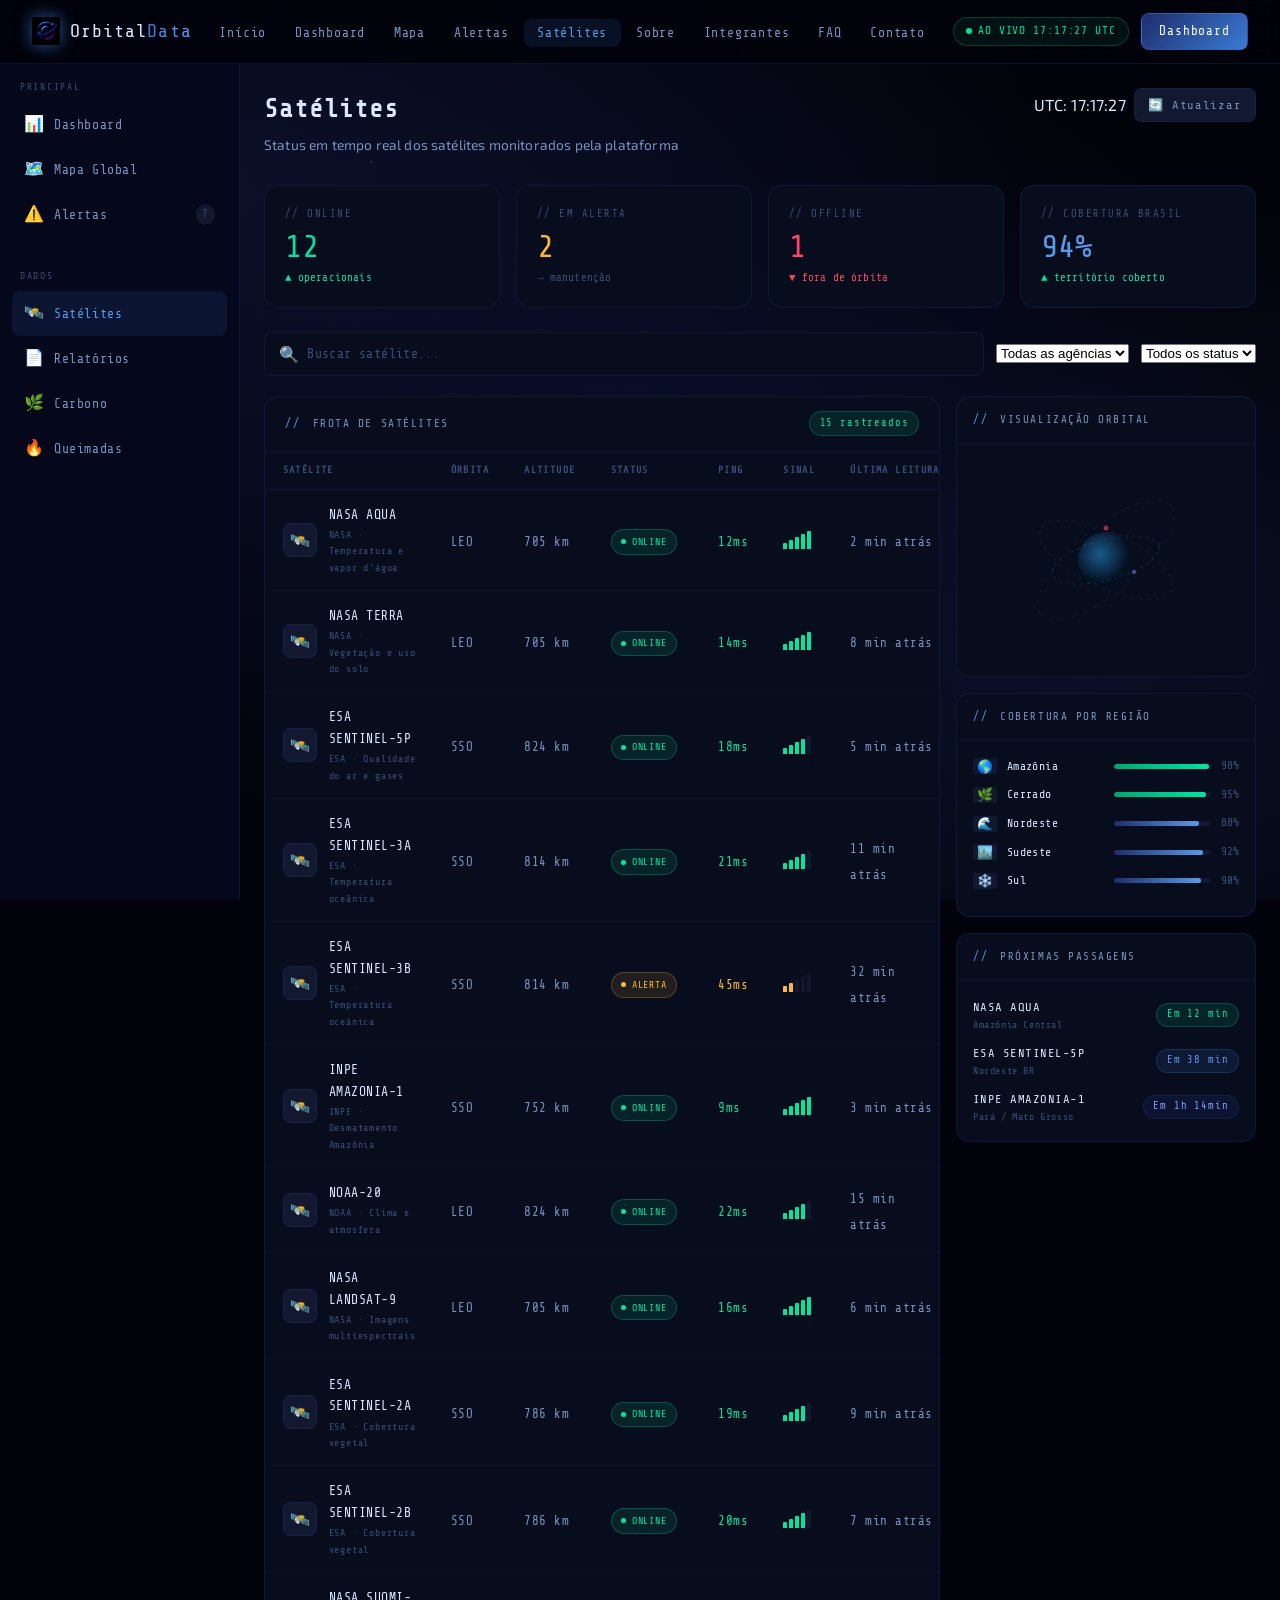
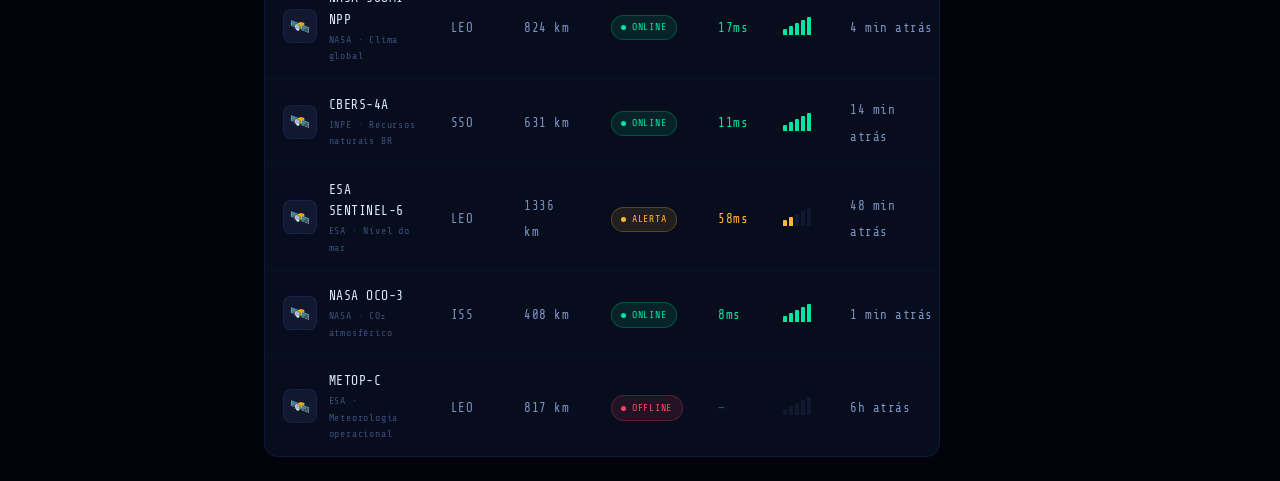
<file: pages/satelites.html>
<!DOCTYPE html>
<html lang="pt-BR">
<head>
  <meta charset="UTF-8" />
  <meta name="viewport" content="width=device-width, initial-scale=1.0" />
  <title>Satélites — OrbitalData</title>
  <link rel="icon" type="image/png" href="../assets/OrbitalData (3).png">
  <link rel="stylesheet" href="../css/style.css" />
  <link rel="stylesheet" href="../css/navbar.css" />
  <link rel="stylesheet" href="../css/components.css" />
  <link rel="stylesheet" href="../css/satelites.css" />
</head>
<body>

  <div class="stars-bg"></div>
  <div class="page-wrapper">

    <!-- ══ NAVBAR ══ -->
    <nav class="navbar">
      <div class="nav-logo">
        <img src="../assets/OrbitalData (3).png" class="logo-img" alt="OrbitalData" />
        <span>Orbital<em>Data</em></span>
      </div>
      <ul class="nav-links">
        <li><a href="../index.html">Início</a></li>
        <li><a href="dashboard.html">Dashboard</a></li>
        <li><a href="mapa.html">Mapa</a></li>
        <li><a href="alertas.html">Alertas</a></li>
        <li><a href="satelites.html" class="active">Satélites</a></li>
        <li><a href="sobre.html">Sobre</a></li>
        <li><a href="integrantes.html">Integrantes</a></li>
        <li><a href="faq.html">FAQ</a></li>
        <li><a href="contato.html">Contato</a></li>
      </ul>
      <div class="nav-actions">
        <div class="nav-badge"><span class="dot"></span> AO VIVO</div>
        <a href="dashboard.html" class="btn-nav">Dashboard</a>
      </div>
      <button class="nav-hamburger" id="nav-hamburger" aria-label="Menu">
        <span></span><span></span><span></span>
      </button>
    </nav>
    <!-- Menu Mobile -->
    <div class="nav-mobile-menu" id="nav-mobile-menu">
      <a href="../index.html">Início</a>
      <a href="../pages/dashboard.html">Dashboard</a>
      <a href="../pages/mapa.html">Mapa</a>
      <a href="../pages/alertas.html">Alertas</a>
      <a href="../pages/satelites.html">Satélites</a>
      <a href="../pages/relatorios.html">Relatórios</a>
      <div class="nav-mobile-divider"></div>
      <a href="../pages/sobre.html">Sobre</a>
      <a href="../pages/integrantes.html">Integrantes</a>
      <a href="../pages/faq.html">FAQ</a>
      <a href="../pages/contato.html">Contato</a>
      <div class="nav-mobile-divider"></div>
      <a href="../pages/dashboard.html" class="nav-mobile-btn">🛰️ Acessar Plataforma</a>
    </div>

    <!-- ══ APP LAYOUT ══ -->
    <div class="app-layout">

      <aside class="sidebar">
        <div class="sidebar-section">
          <div class="sidebar-label">Principal</div>
          <a href="dashboard.html" class="sidebar-link"><span class="icon">📊</span> Dashboard</a>
          <a href="mapa.html" class="sidebar-link"><span class="icon">🗺️</span> Mapa Global</a>
          <a href="alertas.html" class="sidebar-link"><span class="icon">⚠️</span> Alertas <span class="count">7</span></a>
        </div>
        <div class="sidebar-section">
          <div class="sidebar-label">Dados</div>
          <a href="satelites.html" class="sidebar-link active"><span class="icon">🛰️</span> Satélites</a>
          <a href="relatorios.html" class="sidebar-link"><span class="icon">📄</span> Relatórios</a>
          <a href="#" class="sidebar-link"><span class="icon">🌿</span> Carbono</a>
          <a href="#" class="sidebar-link"><span class="icon">🔥</span> Queimadas</a>
        </div>
      </aside>

      <main class="main-content">

        <div class="page-header">
          <div class="page-header-left">
            <h1>Satélites</h1>
            <p>Status em tempo real dos satélites monitorados pela plataforma</p>
          </div>
          <div class="page-header-actions">
            <span class="timestamp" id="sat-clock">UTC: --:--:--</span>
            <button class="btn btn-ghost btn-sm">🔄 Atualizar</button>
          </div>
        </div>

        <!-- Stats -->
        <div class="sat-stats">
          <div class="stat-card">
            <div class="stat-label">// Online</div>
            <div class="stat-value green">12</div>
            <div class="stat-delta up">▲ operacionais</div>
          </div>
          <div class="stat-card">
            <div class="stat-label">// Em alerta</div>
            <div class="stat-value amber">2</div>
            <div class="stat-delta">→ manutenção</div>
          </div>
          <div class="stat-card">
            <div class="stat-label">// Offline</div>
            <div class="stat-value red">1</div>
            <div class="stat-delta down">▼ fora de órbita</div>
          </div>
          <div class="stat-card">
            <div class="stat-label">// Cobertura Brasil</div>
            <div class="stat-value blue">94%</div>
            <div class="stat-delta up">▲ território coberto</div>
          </div>
        </div>

        <!-- Filtros -->
        <div class="sat-filtros">
          <div class="sat-search">
            <span>🔍</span>
            <input type="text" id="sat-search-input" placeholder="Buscar satélite..." />
          </div>
          <select class="filtro-select" id="filtro-agencia">
            <option value="todos">Todas as agências</option>
            <option value="NASA">NASA</option>
            <option value="ESA">ESA</option>
            <option value="INPE">INPE</option>
            <option value="NOAA">NOAA</option>
          </select>
          <select class="filtro-select" id="filtro-status">
            <option value="todos">Todos os status</option>
            <option value="online">Online</option>
            <option value="alerta">Alerta</option>
            <option value="offline">Offline</option>
          </select>
        </div>

        <!-- Grid -->
        <div class="sat-grid">

          <!-- Tabela -->
          <div class="sat-table-wrap">
            <div class="sat-table-header">
              <div class="sat-table-title"><span>//</span> Frota de Satélites</div>
              <span class="badge badge-green">15 rastreados</span>
            </div>
            <table class="sat-table" id="sat-table">
              <thead>
                <tr>
                  <th>Satélite</th>
                  <th>Órbita</th>
                  <th>Altitude</th>
                  <th>Status</th>
                  <th>Ping</th>
                  <th>Sinal</th>
                  <th>Última leitura</th>
                </tr>
              </thead>
              <tbody id="sat-tbody"></tbody>
            </table>
          </div>

          <!-- Painel lateral -->
          <div class="sat-painel">

            <!-- Órbita animada -->
            <div class="sat-painel-card">
              <div class="sat-painel-header"><span>//</span> Visualização Orbital</div>
              <div class="orbit-container">
                <svg viewBox="0 0 200 200" width="200" height="200" xmlns="http://www.w3.org/2000/svg">
                  <!-- Terra -->
                  <circle cx="100" cy="100" r="28" fill="url(#eg)" />
                  <!-- Órbitas -->
                  <ellipse cx="100" cy="100" rx="55" ry="20" fill="none" stroke="rgba(58,123,213,0.25)" stroke-width="1" stroke-dasharray="3 4" transform="rotate(-15 100 100)"/>
                  <ellipse cx="100" cy="100" rx="72" ry="28" fill="none" stroke="rgba(90,154,232,0.18)" stroke-width="1" stroke-dasharray="2 6" transform="rotate(25 100 100)"/>
                  <ellipse cx="100" cy="100" rx="85" ry="32" fill="none" stroke="rgba(58,123,213,0.12)" stroke-width="1" stroke-dasharray="4 8" transform="rotate(-40 100 100)"/>
                  <!-- Satélites animados -->
                  <g id="o1">
                    <rect x="-4" y="-2" width="8" height="4" rx="1" fill="#5a9ae8"/>
                    <rect x="-8" y="-0.5" width="4" height="1" rx="0.5" fill="#5a9ae8" opacity="0.6"/>
                    <rect x="4" y="-0.5" width="4" height="1" rx="0.5" fill="#5a9ae8" opacity="0.6"/>
                  </g>
                  <g id="o2">
                    <rect x="-3" y="-1.5" width="6" height="3" rx="1" fill="#00e5a0"/>
                    <rect x="-7" y="-0.5" width="4" height="1" rx="0.5" fill="#00e5a0" opacity="0.6"/>
                    <rect x="3" y="-0.5" width="4" height="1" rx="0.5" fill="#00e5a0" opacity="0.6"/>
                  </g>
                  <g id="o3">
                    <rect x="-3" y="-1.5" width="6" height="3" rx="1" fill="#ffb830"/>
                    <rect x="-6" y="-0.5" width="3" height="1" rx="0.5" fill="#ffb830" opacity="0.6"/>
                    <rect x="3" y="-0.5" width="3" height="1" rx="0.5" fill="#ffb830" opacity="0.6"/>
                  </g>
                  <!-- Pontos pulsando -->
                  <circle cx="100" cy="68" r="2.5" fill="#ff4560" opacity="0.8">
                    <animate attributeName="opacity" values="0.8;0.2;0.8" dur="1.8s" repeatCount="indefinite"/>
                  </circle>
                  <circle cx="128" cy="112" r="2" fill="#5a9ae8" opacity="0.7">
                    <animate attributeName="opacity" values="0.7;0.1;0.7" dur="2.4s" repeatCount="indefinite"/>
                  </circle>
                  <defs>
                    <radialGradient id="eg" cx="40%" cy="40%">
                      <stop offset="0%" stop-color="#1a5a8a"/>
                      <stop offset="100%" stop-color="#041020"/>
                    </radialGradient>
                  </defs>
                  <animateTransform xlink:href="#o1" attributeName="transform" type="rotate" values="0 100 100;360 100 100" dur="8s" repeatCount="indefinite"/>
                  <animateTransform xlink:href="#o2" attributeName="transform" type="rotate" values="180 100 100;-180 100 100" dur="12s" repeatCount="indefinite"/>
                  <animateTransform xlink:href="#o3" attributeName="transform" type="rotate" values="90 100 100;450 100 100" dur="16s" repeatCount="indefinite"/>
                </svg>
              </div>
            </div>

            <!-- Cobertura por região -->
            <div class="sat-painel-card">
              <div class="sat-painel-header"><span>//</span> Cobertura por Região</div>
              <div class="sat-painel-body">
                <div class="cobertura-item">
                  <div class="cobertura-flag">🌎</div>
                  <div class="cobertura-label">Amazônia</div>
                  <div class="progress-bar-wrap" style="flex:1;">
                    <div class="progress-bar-fill green" style="width:98%;"></div>
                  </div>
                  <div class="cobertura-pct">98%</div>
                </div>
                <div class="cobertura-item">
                  <div class="cobertura-flag">🌿</div>
                  <div class="cobertura-label">Cerrado</div>
                  <div class="progress-bar-wrap" style="flex:1;">
                    <div class="progress-bar-fill green" style="width:95%;"></div>
                  </div>
                  <div class="cobertura-pct">95%</div>
                </div>
                <div class="cobertura-item">
                  <div class="cobertura-flag">🌊</div>
                  <div class="cobertura-label">Nordeste</div>
                  <div class="progress-bar-wrap" style="flex:1;">
                    <div class="progress-bar-fill blue" style="width:88%;"></div>
                  </div>
                  <div class="cobertura-pct">88%</div>
                </div>
                <div class="cobertura-item">
                  <div class="cobertura-flag">🏙️</div>
                  <div class="cobertura-label">Sudeste</div>
                  <div class="progress-bar-wrap" style="flex:1;">
                    <div class="progress-bar-fill blue" style="width:92%;"></div>
                  </div>
                  <div class="cobertura-pct">92%</div>
                </div>
                <div class="cobertura-item">
                  <div class="cobertura-flag">❄️</div>
                  <div class="cobertura-label">Sul</div>
                  <div class="progress-bar-wrap" style="flex:1;">
                    <div class="progress-bar-fill blue" style="width:90%;"></div>
                  </div>
                  <div class="cobertura-pct">90%</div>
                </div>
              </div>
            </div>

            <!-- Próximas passagens -->
            <div class="sat-painel-card">
              <div class="sat-painel-header"><span>//</span> Próximas Passagens</div>
              <div class="sat-painel-body" style="display:flex;flex-direction:column;gap:0.6rem;">
                <div style="display:flex;justify-content:space-between;align-items:center;">
                  <div>
                    <div style="font-family:var(--font-display);font-size:0.76rem;letter-spacing:0.04em;">NASA AQUA</div>
                    <div style="font-family:var(--font-display);font-size:0.62rem;color:var(--text-muted);letter-spacing:0.06em;">Amazônia Central</div>
                  </div>
                  <span class="badge badge-green">Em 12 min</span>
                </div>
                <div style="display:flex;justify-content:space-between;align-items:center;">
                  <div>
                    <div style="font-family:var(--font-display);font-size:0.76rem;letter-spacing:0.04em;">ESA SENTINEL-5P</div>
                    <div style="font-family:var(--font-display);font-size:0.62rem;color:var(--text-muted);letter-spacing:0.06em;">Nordeste BR</div>
                  </div>
                  <span class="badge badge-blue">Em 38 min</span>
                </div>
                <div style="display:flex;justify-content:space-between;align-items:center;">
                  <div>
                    <div style="font-family:var(--font-display);font-size:0.76rem;letter-spacing:0.04em;">INPE AMAZONIA-1</div>
                    <div style="font-family:var(--font-display);font-size:0.62rem;color:var(--text-muted);letter-spacing:0.06em;">Pará / Mato Grosso</div>
                  </div>
                  <span class="badge badge-navy">Em 1h 14min</span>
                </div>
              </div>
            </div>

          </div>
        </div>

      </main>
    </div>
  </div>

  <script src="../js/main.js"></script>
  <script src="../js/satelites.js"></script>
</body>
</html>
</file>
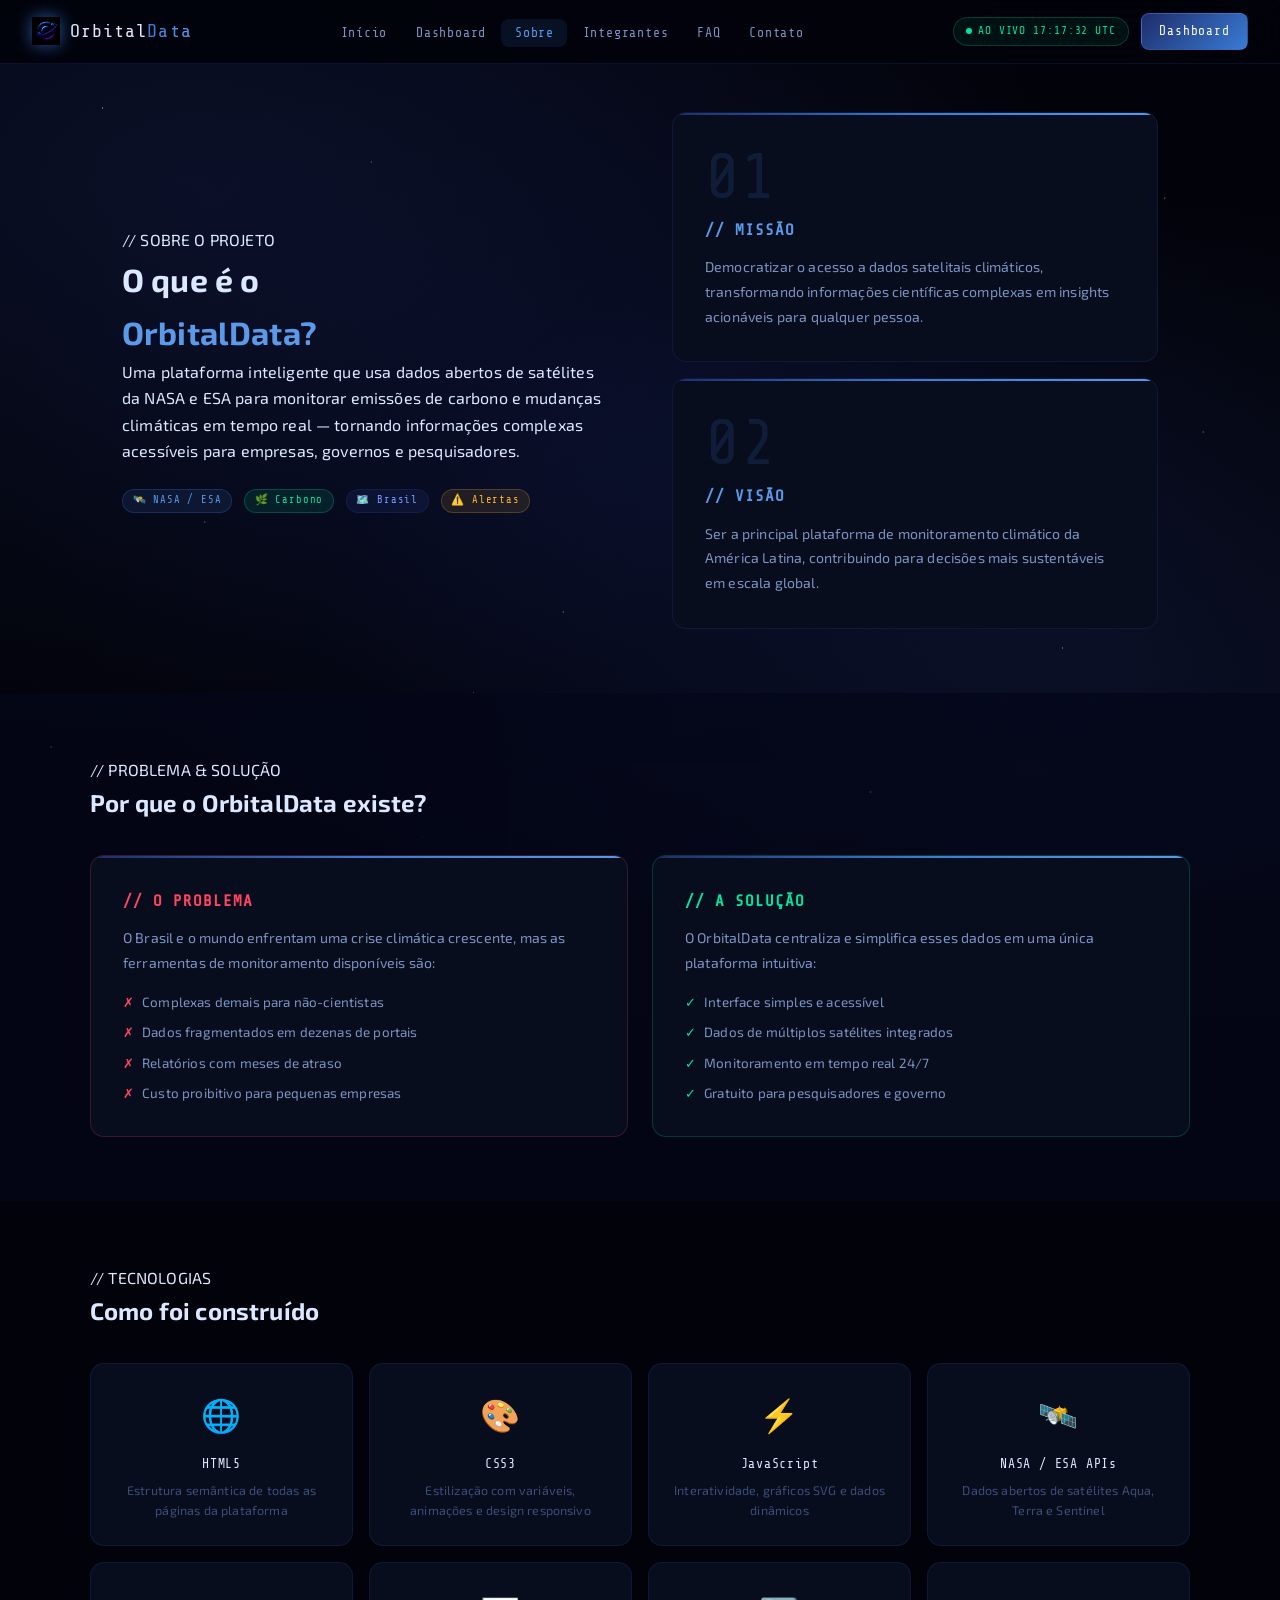
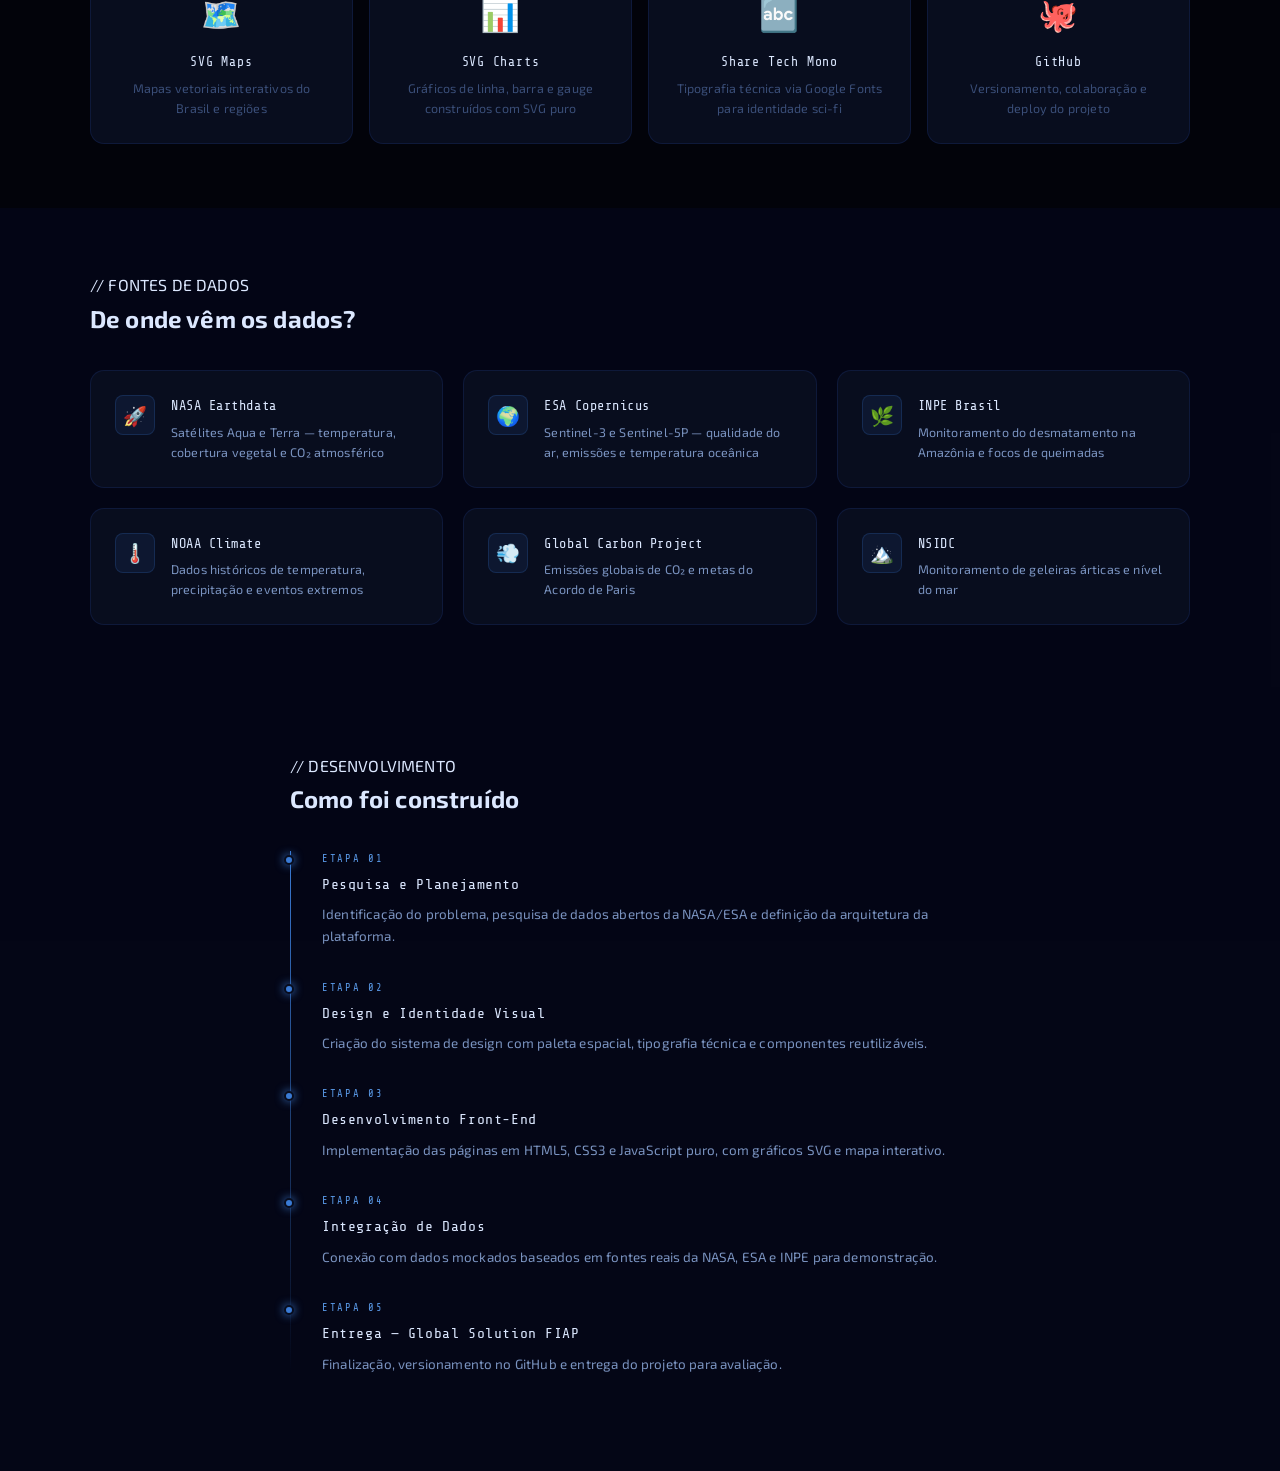
<file: pages/sobre.html>
<!DOCTYPE html>
<html lang="pt-BR">
<head>
  <meta charset="UTF-8" />
  <meta name="viewport" content="width=device-width, initial-scale=1.0" />
  <title>Sobre — OrbitalData</title>
  <link rel="icon" type="image/png" href="../assets/OrbitalData (3).png">
  <link rel="stylesheet" href="../css/style.css" />
  <link rel="stylesheet" href="../css/navbar.css" />
  <link rel="stylesheet" href="../css/components.css" />
  <link rel="stylesheet" href="../css/sobre.css" />
</head>
<body>

  <div class="stars-bg"></div>

  <div class="page-wrapper">

    <!-- ══ NAVBAR ══ -->
    <nav class="navbar">
      <div class="nav-logo">
        <img src="../assets/OrbitalData (3).png" class="logo-img" alt="OrbitalData" />
        <span>Orbital<em>Data</em></span>
      </div>
      <ul class="nav-links">
        <li><a href="../index.html">Início</a></li>
        <li><a href="dashboard.html">Dashboard</a></li>
        <li><a href="sobre.html" class="active">Sobre</a></li>
        <li><a href="integrantes.html">Integrantes</a></li>
        <li><a href="faq.html">FAQ</a></li>
        <li><a href="contato.html">Contato</a></li>
      </ul>
      <div class="nav-actions">
        <div class="nav-badge"><span class="dot"></span> AO VIVO</div>
        <a href="dashboard.html" class="btn-nav">Dashboard</a>
      </div>
      <button class="nav-hamburger" id="nav-hamburger" aria-label="Menu">
        <span></span><span></span><span></span>
      </button>
    </nav>
    <!-- Menu Mobile -->
    <div class="nav-mobile-menu" id="nav-mobile-menu">
      <a href="../index.html">Início</a>
      <a href="../pages/dashboard.html">Dashboard</a>
      <a href="../pages/mapa.html">Mapa</a>
      <a href="../pages/alertas.html">Alertas</a>
      <a href="../pages/satelites.html">Satélites</a>
      <a href="../pages/relatorios.html">Relatórios</a>
      <div class="nav-mobile-divider"></div>
      <a href="../pages/sobre.html">Sobre</a>
      <a href="../pages/integrantes.html">Integrantes</a>
      <a href="../pages/faq.html">FAQ</a>
      <a href="../pages/contato.html">Contato</a>
      <div class="nav-mobile-divider"></div>
      <a href="../pages/dashboard.html" class="nav-mobile-btn">🛰️ Acessar Plataforma</a>
    </div>

    <!-- ══ HERO ══ -->
    <div class="sobre-hero">
      <div class="sobre-hero-inner">

        <div class="fade-up">
          <div class="section-eyebrow">// SOBRE O PROJETO</div>
          <h1 class="section-title">O que é o<br><span style="color:var(--blue-bright)">OrbitalData?</span></h1>
          <p class="section-subtitle" style="margin-bottom:1.5rem;">
            Uma plataforma inteligente que usa dados abertos de satélites da NASA e ESA
            para monitorar emissões de carbono e mudanças climáticas em tempo real —
            tornando informações complexas acessíveis para empresas, governos e pesquisadores.
          </p>
          <div style="display:flex;gap:0.75rem;flex-wrap:wrap;">
            <span class="badge badge-blue">🛰️ NASA / ESA</span>
            <span class="badge badge-green">🌿 Carbono</span>
            <span class="badge badge-navy">🗺️ Brasil</span>
            <span class="badge badge-amber">⚠️ Alertas</span>
          </div>
        </div>

        <div class="missao-grid fade-up delay-2">
          <div class="missao-card">
            <div class="big-number">01</div>
            <h3>// MISSÃO</h3>
            <p>Democratizar o acesso a dados satelitais climáticos, transformando informações científicas complexas em insights acionáveis para qualquer pessoa.</p>
          </div>
          <div class="missao-card">
            <div class="big-number">02</div>
            <h3>// VISÃO</h3>
            <p>Ser a principal plataforma de monitoramento climático da América Latina, contribuindo para decisões mais sustentáveis em escala global.</p>
          </div>
        </div>

      </div>
    </div>

    <!-- ══ PROBLEMA E SOLUÇÃO ══ -->
    <div class="tech-section">
      <div class="tech-inner">
        <div class="section-eyebrow">// PROBLEMA & SOLUÇÃO</div>
        <h2 class="section-title">Por que o OrbitalData existe?</h2>

        <div style="display:grid;grid-template-columns:1fr 1fr;gap:1.5rem;margin-top:2rem;">
          <div class="missao-card" style="border-color:rgba(255,69,96,0.2);">
            <h3 style="color:var(--red)">// O PROBLEMA</h3>
            <p style="margin-bottom:1rem;">O Brasil e o mundo enfrentam uma crise climática crescente, mas as ferramentas de monitoramento disponíveis são:</p>
            <div style="display:flex;flex-direction:column;gap:0.5rem;">
              <div style="display:flex;align-items:center;gap:0.5rem;font-size:0.84rem;color:var(--text-secondary);">
                <span style="color:var(--red)">✗</span> Complexas demais para não-cientistas
              </div>
              <div style="display:flex;align-items:center;gap:0.5rem;font-size:0.84rem;color:var(--text-secondary);">
                <span style="color:var(--red)">✗</span> Dados fragmentados em dezenas de portais
              </div>
              <div style="display:flex;align-items:center;gap:0.5rem;font-size:0.84rem;color:var(--text-secondary);">
                <span style="color:var(--red)">✗</span> Relatórios com meses de atraso
              </div>
              <div style="display:flex;align-items:center;gap:0.5rem;font-size:0.84rem;color:var(--text-secondary);">
                <span style="color:var(--red)">✗</span> Custo proibitivo para pequenas empresas
              </div>
            </div>
          </div>
          <div class="missao-card" style="border-color:rgba(0,229,160,0.2);">
            <h3 style="color:var(--green)">// A SOLUÇÃO</h3>
            <p style="margin-bottom:1rem;">O OrbitalData centraliza e simplifica esses dados em uma única plataforma intuitiva:</p>
            <div style="display:flex;flex-direction:column;gap:0.5rem;">
              <div style="display:flex;align-items:center;gap:0.5rem;font-size:0.84rem;color:var(--text-secondary);">
                <span style="color:var(--green)">✓</span> Interface simples e acessível
              </div>
              <div style="display:flex;align-items:center;gap:0.5rem;font-size:0.84rem;color:var(--text-secondary);">
                <span style="color:var(--green)">✓</span> Dados de múltiplos satélites integrados
              </div>
              <div style="display:flex;align-items:center;gap:0.5rem;font-size:0.84rem;color:var(--text-secondary);">
                <span style="color:var(--green)">✓</span> Monitoramento em tempo real 24/7
              </div>
              <div style="display:flex;align-items:center;gap:0.5rem;font-size:0.84rem;color:var(--text-secondary);">
                <span style="color:var(--green)">✓</span> Gratuito para pesquisadores e governo
              </div>
            </div>
          </div>
        </div>
      </div>
    </div>

    <!-- ══ TECNOLOGIAS ══ -->
    <div style="padding:4rem 2rem;">
      <div class="tech-inner">
        <div class="section-eyebrow">// TECNOLOGIAS</div>
        <h2 class="section-title">Como foi construído</h2>
        <div class="tech-grid">
          <div class="tech-card fade-up delay-1">
            <div class="tech-icon">🌐</div>
            <div class="tech-name">HTML5</div>
            <div class="tech-desc">Estrutura semântica de todas as páginas da plataforma</div>
          </div>
          <div class="tech-card fade-up delay-2">
            <div class="tech-icon">🎨</div>
            <div class="tech-name">CSS3</div>
            <div class="tech-desc">Estilização com variáveis, animações e design responsivo</div>
          </div>
          <div class="tech-card fade-up delay-3">
            <div class="tech-icon">⚡</div>
            <div class="tech-name">JavaScript</div>
            <div class="tech-desc">Interatividade, gráficos SVG e dados dinâmicos</div>
          </div>
          <div class="tech-card fade-up delay-4">
            <div class="tech-icon">🛰️</div>
            <div class="tech-name">NASA / ESA APIs</div>
            <div class="tech-desc">Dados abertos de satélites Aqua, Terra e Sentinel</div>
          </div>
          <div class="tech-card fade-up delay-1">
            <div class="tech-icon">🗺️</div>
            <div class="tech-name">SVG Maps</div>
            <div class="tech-desc">Mapas vetoriais interativos do Brasil e regiões</div>
          </div>
          <div class="tech-card fade-up delay-2">
            <div class="tech-icon">📊</div>
            <div class="tech-name">SVG Charts</div>
            <div class="tech-desc">Gráficos de linha, barra e gauge construídos com SVG puro</div>
          </div>
          <div class="tech-card fade-up delay-3">
            <div class="tech-icon">🔤</div>
            <div class="tech-name">Share Tech Mono</div>
            <div class="tech-desc">Tipografia técnica via Google Fonts para identidade sci-fi</div>
          </div>
          <div class="tech-card fade-up delay-4">
            <div class="tech-icon">🐙</div>
            <div class="tech-name">GitHub</div>
            <div class="tech-desc">Versionamento, colaboração e deploy do projeto</div>
          </div>
        </div>
      </div>
    </div>

    <!-- ══ FONTES DE DADOS ══ -->
    <div class="tech-section">
      <div class="dados-section" style="padding:0;">
        <div class="section-eyebrow">// FONTES DE DADOS</div>
        <h2 class="section-title">De onde vêm os dados?</h2>
        <div class="dados-grid">
          <div class="dado-card">
            <div class="dado-icon">🚀</div>
            <div>
              <div class="dado-name">NASA Earthdata</div>
              <div class="dado-desc">Satélites Aqua e Terra — temperatura, cobertura vegetal e CO₂ atmosférico</div>
            </div>
          </div>
          <div class="dado-card">
            <div class="dado-icon">🌍</div>
            <div>
              <div class="dado-name">ESA Copernicus</div>
              <div class="dado-desc">Sentinel-3 e Sentinel-5P — qualidade do ar, emissões e temperatura oceânica</div>
            </div>
          </div>
          <div class="dado-card">
            <div class="dado-icon">🌿</div>
            <div>
              <div class="dado-name">INPE Brasil</div>
              <div class="dado-desc">Monitoramento do desmatamento na Amazônia e focos de queimadas</div>
            </div>
          </div>
          <div class="dado-card">
            <div class="dado-icon">🌡️</div>
            <div>
              <div class="dado-name">NOAA Climate</div>
              <div class="dado-desc">Dados históricos de temperatura, precipitação e eventos extremos</div>
            </div>
          </div>
          <div class="dado-card">
            <div class="dado-icon">💨</div>
            <div>
              <div class="dado-name">Global Carbon Project</div>
              <div class="dado-desc">Emissões globais de CO₂ e metas do Acordo de Paris</div>
            </div>
          </div>
          <div class="dado-card">
            <div class="dado-icon">🏔️</div>
            <div>
              <div class="dado-name">NSIDC</div>
              <div class="dado-desc">Monitoramento de geleiras árticas e nível do mar</div>
            </div>
          </div>
        </div>
      </div>
    </div>

    <!-- ══ TIMELINE ══ -->
    <div class="timeline-section">
      <div class="timeline-inner">
        <div class="section-eyebrow">// DESENVOLVIMENTO</div>
        <h2 class="section-title">Como foi construído</h2>
        <div class="timeline">
          <div class="timeline-item">
            <div class="timeline-step">Etapa 01</div>
            <div class="timeline-title">Pesquisa e Planejamento</div>
            <div class="timeline-desc">Identificação do problema, pesquisa de dados abertos da NASA/ESA e definição da arquitetura da plataforma.</div>
          </div>
          <div class="timeline-item">
            <div class="timeline-step">Etapa 02</div>
            <div class="timeline-title">Design e Identidade Visual</div>
            <div class="timeline-desc">Criação do sistema de design com paleta espacial, tipografia técnica e componentes reutilizáveis.</div>
          </div>
          <div class="timeline-item">
            <div class="timeline-step">Etapa 03</div>
            <div class="timeline-title">Desenvolvimento Front-End</div>
            <div class="timeline-desc">Implementação das páginas em HTML5, CSS3 e JavaScript puro, com gráficos SVG e mapa interativo.</div>
          </div>
          <div class="timeline-item">
            <div class="timeline-step">Etapa 04</div>
            <div class="timeline-title">Integração de Dados</div>
            <div class="timeline-desc">Conexão com dados mockados baseados em fontes reais da NASA, ESA e INPE para demonstração.</div>
          </div>
          <div class="timeline-item">
            <div class="timeline-step">Etapa 05</div>
            <div class="timeline-title">Entrega — Global Solution FIAP</div>
            <div class="timeline-desc">Finalização, versionamento no GitHub e entrega do projeto para avaliação.</div>
          </div>
        </div>
      </div>
    </div>

  </div><!-- /page-wrapper -->

  <script src="../js/main.js"></script>
</body>
</html>
</file>
<file: css/style.css>
/* =============================================
   ORBITALDATA — Base: Variáveis, Reset, Tipografia
   ============================================= */

@import url('https://fonts.googleapis.com/css2?family=Share+Tech+Mono&family=Exo+2:wght@300;400;500;600;700;800&family=JetBrains+Mono:wght@300;400;500&display=swap');

:root {
  /* Fundos */
  --space-black:   #02030a;
  --deep-navy:     #05071a;
  --panel:         #080d1e;
  --panel-mid:     #0c1228;
  --panel-light:   #111830;
  --border:        rgba(40, 70, 160, 0.22);
  --border-glow:   rgba(50, 100, 200, 0.50);

  /* Cores */
  --blue:          #3a7bd5;
  --blue-bright:   #5a9ae8;
  --navy:          #1e2d6b;
  --galaxy:        #2a3f8f;
  --green:         #00e5a0;
  --green-dim:     rgba(0, 229, 160, 0.5);
  --amber:         #ffb830;
  --red:           #ff4560;

  /* Texto */
  --text-primary:  #dce8ff;
  --text-secondary:#7a93c0;
  --text-muted:    #3a4e78;

  /* Fontes */
  --font-display:  'Share Tech Mono', monospace;
  --font-body:     'Exo 2', sans-serif;
  --font-mono:     'JetBrains Mono', monospace;

  /* Misc */
  --radius:        8px;
  --radius-lg:     14px;
  --transition:    0.25s cubic-bezier(0.4, 0, 0.2, 1);
  --glow-blue:     0 0 28px rgba(58, 123, 213, 0.35), 0 0 60px rgba(58, 123, 213, 0.12);
  --glow-navy:     0 0 28px rgba(30, 45, 107, 0.50), 0 0 60px rgba(30, 45, 107, 0.20);
}

/* ── Reset ── */
*, *::before, *::after { box-sizing: border-box; margin: 0; padding: 0; }
html { scroll-behavior: smooth; font-size: 16px; }
body {
  background: var(--space-black);
  color: var(--text-primary);
  font-family: var(--font-body);
  font-weight: 400;
  font-size: 1rem;
  line-height: 1.65;
  letter-spacing: 0.01em;
  overflow-x: hidden;
  min-height: 100vh;
}
a { color: inherit; text-decoration: none; }
img { display: block; max-width: 100%; }
button { cursor: pointer; border: none; background: none; font: inherit; }
ul { list-style: none; }

/* ── Scrollbar ── */
::-webkit-scrollbar { width: 5px; }
::-webkit-scrollbar-track { background: var(--deep-navy); }
::-webkit-scrollbar-thumb { background: var(--panel-light); border-radius: 3px; }

/* ── Fundo estrelado ── */
.stars-bg {
  position: fixed; inset: 0; z-index: 0;
  background:
    radial-gradient(ellipse at 15% 20%, rgba(30, 45, 107, 0.30) 0%, transparent 55%),
    radial-gradient(ellipse at 85% 75%, rgba(42, 63, 143, 0.20) 0%, transparent 50%),
    radial-gradient(ellipse at 50% 50%, rgba(10, 15, 50, 0.5) 0%, transparent 70%),
    var(--space-black);
  pointer-events: none;
}
.stars-bg::before {
  content: '';
  position: absolute; inset: 0;
  background-image:
    radial-gradient(1px 1px at 8%  12%, rgba(255,255,255,0.75) 0%, transparent 100%),
    radial-gradient(1px 1px at 22% 38%, rgba(200,220,255,0.50) 0%, transparent 100%),
    radial-gradient(1.5px 1.5px at 58% 6%, rgba(180,200,255,0.85) 0%, transparent 100%),
    radial-gradient(1px 1px at 73% 52%, rgba(255,255,255,0.45) 0%, transparent 100%),
    radial-gradient(1px 1px at 91% 22%, rgba(200,210,255,0.60) 0%, transparent 100%),
    radial-gradient(1px 1px at 44% 68%, rgba(255,255,255,0.50) 0%, transparent 100%),
    radial-gradient(1.5px 1.5px at 4% 83%, rgba(255,255,255,0.70) 0%, transparent 100%),
    radial-gradient(1px 1px at 33% 93%, rgba(200,210,255,0.40) 0%, transparent 100%),
    radial-gradient(1px 1px at 83% 72%, rgba(255,255,255,0.60) 0%, transparent 100%),
    radial-gradient(1px 1px at 16% 58%, rgba(200,210,255,0.55) 0%, transparent 100%),
    radial-gradient(1.5px 1.5px at 68% 88%, rgba(255,255,255,0.70) 0%, transparent 100%),
    radial-gradient(1px 1px at 29% 18%, rgba(255,255,255,0.40) 0%, transparent 100%),
    radial-gradient(1px 1px at 94% 48%, rgba(200,210,255,0.60) 0%, transparent 100%),
    radial-gradient(1px 1px at 77% 33%, rgba(255,255,255,0.45) 0%, transparent 100%),
    radial-gradient(1px 1px at 37% 77%, rgba(200,210,255,0.50) 0%, transparent 100%);
}

/* ── Layout ── */
.page-wrapper  { position: relative; z-index: 1; }
.app-layout    { display: flex; min-height: 100vh; }
.main-content  { flex: 1; min-width: 0; padding: 1.5rem; padding-top: calc(64px + 1.5rem); }

/* ── Grid helpers ── */
.grid-2    { display: grid; grid-template-columns: repeat(2, 1fr); gap: 1rem; }
.grid-3    { display: grid; grid-template-columns: repeat(3, 1fr); gap: 1rem; }
.grid-4    { display: grid; grid-template-columns: repeat(4, 1fr); gap: 1rem; }
.grid-auto { display: grid; grid-template-columns: repeat(auto-fill, minmax(280px, 1fr)); gap: 1rem; }

/* ── Animações ── */
.fade-in { animation: fadeIn 0.6s ease forwards; }
.fade-up { animation: fadeUp 0.6s cubic-bezier(0.4,0,0.2,1) forwards; }
@keyframes fadeIn { from { opacity: 0; }             to { opacity: 1; transform: none; } }
@keyframes fadeUp { from { opacity: 0; transform: translateY(18px); } to { opacity: 1; transform: translateY(0); } }
.delay-1 { animation-delay: 0.1s; }
.delay-2 { animation-delay: 0.2s; }
.delay-3 { animation-delay: 0.3s; }
.delay-4 { animation-delay: 0.4s; }
.delay-5 { animation-delay: 0.5s; }

/* ── Utilidades ── */
.mono           { font-family: var(--font-mono); }
.text-blue      { color: var(--blue); }
.text-bright    { color: var(--blue-bright); }
.text-green     { color: var(--green); }
.text-amber     { color: var(--amber); }
.text-red       { color: var(--red); }
.text-muted     { color: var(--text-muted); }
.text-secondary { color: var(--text-secondary); }
.text-sm        { font-size: 0.85rem; }
.text-xs        { font-size: 0.73rem; }
.font-bold      { font-weight: 700; }
.font-display   { font-family: var(--font-display); }
.uppercase      { text-transform: uppercase; letter-spacing: 0.08em; }
.mb-05 { margin-bottom: 0.5rem; }
.mb-1  { margin-bottom: 1rem;   }
.mb-15 { margin-bottom: 1.5rem; }
.mb-2  { margin-bottom: 2rem;   }
.mt-1  { margin-top: 1rem;      }
.mt-2  { margin-top: 2rem;      }
.flex            { display: flex; }
.items-center    { align-items: center; }
.gap-05          { gap: 0.5rem; }
.gap-1           { gap: 1rem;   }
.gap-15          { gap: 1.5rem; }
.justify-between { justify-content: space-between; }
.w-full          { width: 100%; }
.relative        { position: relative; }
.overflow-hidden { overflow: hidden; }
.text-center     { text-align: center; }

/* ── Responsivo base ── */
@media (max-width: 1024px) {
  .grid-4 { grid-template-columns: repeat(2, 1fr); }
}
@media (max-width: 768px) {
  .grid-2, .grid-3 { grid-template-columns: 1fr; }
  .main-content { padding: 1rem; padding-top: calc(64px + 1rem); }
}
</file>
<file: css/navbar.css>
/* =============================================
   ORBITALDATA — Navbar
   ============================================= */

.navbar {
  position: fixed; top: 0; left: 0; right: 0; z-index: 1000;
  height: 64px;
  display: flex; align-items: center; justify-content: space-between;
  padding: 0 2rem;
  background: rgba(2, 3, 10, 0.90);
  backdrop-filter: blur(24px);
  border-bottom: 1px solid var(--border);
}

.nav-logo {
  display: flex; align-items: center; gap: 0.6rem;
}
.nav-logo img.logo-img {
  width: 28px; height: 28px;
  object-fit: contain;
  filter: drop-shadow(0 0 8px rgba(58, 123, 213, 0.7));
}
.nav-logo span {
  font-family: var(--font-display);
  font-size: 1.15rem;
  letter-spacing: 0.06em;
  color: var(--text-primary);
}
.nav-logo span em {
  background: linear-gradient(90deg, var(--blue), var(--blue-bright));
  -webkit-background-clip: text;
  -webkit-text-fill-color: transparent;
  background-clip: text;
  font-style: normal;
}

.nav-links {
  display: flex; align-items: center; gap: 0.1rem;
}
.nav-links a {
  padding: 0.4rem 0.85rem;
  font-family: var(--font-display);
  font-size: 0.82rem;
  letter-spacing: 0.06em;
  color: var(--text-secondary);
  border-radius: var(--radius);
  transition: color var(--transition), background var(--transition);
}
.nav-links a:hover { color: var(--text-primary); background: var(--panel-light); }
.nav-links a.active { color: var(--blue-bright); background: rgba(58, 123, 213, 0.12); }

.nav-actions { display: flex; align-items: center; gap: 0.75rem; }

.nav-badge {
  display: flex; align-items: center; gap: 0.4rem;
  padding: 0.28rem 0.75rem;
  background: rgba(0, 229, 160, 0.07);
  border: 1px solid rgba(0, 229, 160, 0.22);
  border-radius: 20px;
  font-family: var(--font-display);
  font-size: 0.7rem;
  letter-spacing: 0.08em;
  color: var(--green);
}
.nav-badge .dot {
  width: 6px; height: 6px;
  background: var(--green);
  border-radius: 50%;
  animation: pulse-dot 2s infinite;
}
@keyframes pulse-dot {
  0%, 100% { opacity: 1; box-shadow: 0 0 0 0 rgba(0,229,160,0.5); }
  50%       { opacity: 0.5; box-shadow: 0 0 0 5px rgba(0,229,160,0); }
}

.btn-nav {
  padding: 0.42rem 1.1rem;
  background: linear-gradient(135deg, var(--navy), var(--blue));
  color: #fff;
  border-radius: var(--radius);
  font-family: var(--font-display);
  font-size: 0.8rem;
  letter-spacing: 0.06em;
  transition: opacity var(--transition), box-shadow var(--transition);
  border: 1px solid rgba(58,123,213,0.4);
}
.btn-nav:hover { opacity: 0.85; box-shadow: var(--glow-blue); }

@media (max-width: 1024px) { .nav-links { display: none; } }

/* ══ MENU MOBILE ══ */
.nav-hamburger {
  display: none;
  flex-direction: column;
  gap: 5px;
  padding: 0.5rem;
  cursor: pointer;
  background: none;
  border: none;
}
.nav-hamburger span {
  display: block;
  width: 22px;
  height: 2px;
  background: var(--text-secondary);
  border-radius: 2px;
  transition: all var(--transition);
}
.nav-hamburger.open span:nth-child(1) { transform: rotate(45deg) translate(5px, 5px); }
.nav-hamburger.open span:nth-child(2) { opacity: 0; }
.nav-hamburger.open span:nth-child(3) { transform: rotate(-45deg) translate(5px, -5px); }

.nav-mobile-menu {
  display: none;
  position: fixed;
  top: 64px; left: 0; right: 0;
  background: rgba(2, 3, 10, 0.98);
  backdrop-filter: blur(24px);
  border-bottom: 1px solid var(--border);
  padding: 1rem;
  z-index: 999;
  flex-direction: column;
  gap: 0.25rem;
}
.nav-mobile-menu.open { display: flex; }
.nav-mobile-menu a {
  display: block;
  padding: 0.75rem 1rem;
  font-family: var(--font-display);
  font-size: 0.9rem;
  letter-spacing: 0.06em;
  color: var(--text-secondary);
  border-radius: var(--radius);
  transition: all var(--transition);
  border: 1px solid transparent;
}
.nav-mobile-menu a:hover {
  color: var(--text-primary);
  background: var(--panel-light);
}
.nav-mobile-menu a.active {
  color: var(--blue-bright);
  background: rgba(58,123,213,0.1);
  border-color: rgba(58,123,213,0.2);
}
.nav-mobile-divider {
  height: 1px;
  background: var(--border);
  margin: 0.5rem 0;
}
.nav-mobile-btn {
  display: block;
  padding: 0.75rem 1rem;
  background: linear-gradient(135deg, var(--navy), var(--blue));
  color: #fff;
  border-radius: var(--radius);
  font-family: var(--font-display);
  font-size: 0.85rem;
  letter-spacing: 0.06em;
  text-align: center;
  margin-top: 0.25rem;
}

@media (max-width: 1024px) {
  .nav-hamburger { display: flex; }
  .nav-actions .nav-badge { display: none; }
  .nav-actions .btn-nav { display: none; }
}
</file>
<file: css/hero.css>
/* =============================================
   ORBITALDATA — Hero (Landing Page)
   ============================================= */

.hero {
  min-height: 100vh;
  display: flex; align-items: center; justify-content: space-between;
  gap: 2rem; flex-wrap: wrap;
  padding: 6rem 2rem 4rem;
  position: relative; overflow: hidden;
}
.hero-glow {
  position: absolute;
  width: 700px; height: 700px;
  background: radial-gradient(circle, rgba(30,45,107,0.25) 0%, transparent 70%);
  top: 50%; right: -150px;
  transform: translateY(-50%);
  pointer-events: none;
}
.hero-content { max-width: 600px; }

.hero-eyebrow {
  display: inline-flex; align-items: center; gap: 0.5rem;
  font-family: var(--font-display);
  font-size: 0.72rem;
  letter-spacing: 0.2em;
  text-transform: uppercase;
  color: var(--blue-bright);
  margin-bottom: 1.25rem;
}
.hero-eyebrow::before {
  content: '';
  display: block; width: 20px; height: 1px;
  background: var(--blue-bright);
}

.hero-title {
  font-family: var(--font-display);
  font-size: clamp(2.4rem, 6vw, 4.4rem);
  line-height: 1.08;
  letter-spacing: 0.02em;
  margin-bottom: 1.5rem;
}
.hero-title .accent {
  background: linear-gradient(90deg, var(--blue-bright), var(--blue));
  -webkit-background-clip: text;
  -webkit-text-fill-color: transparent;
  background-clip: text;
  display: block;
}

.hero-desc {
  font-family: var(--font-body);
  font-size: 1rem;
  color: var(--text-secondary);
  line-height: 1.8;
  margin-bottom: 2rem;
  max-width: 500px;
}

.hero-actions { display: flex; gap: 1rem; flex-wrap: wrap; }

.hero-stats {
  display: flex; gap: 2.5rem;
  margin-top: 3rem;
  padding-top: 2rem;
  border-top: 1px solid var(--border);
  flex-wrap: wrap;
}
.hero-stat-val {
  font-family: var(--font-display);
  font-size: 1.8rem;
  line-height: 1;
  margin-bottom: 0.3rem;
}
.hero-stat-val.blue   { color: var(--blue-bright); }
.hero-stat-val.green  { color: var(--green); }
.hero-stat-val.galaxy { color: #7a9fff; }
.hero-stat-label {
  font-family: var(--font-display);
  font-size: 0.66rem;
  color: var(--text-muted);
  text-transform: uppercase;
  letter-spacing: 0.12em;
}

.hero-orbit-viz { flex-shrink: 0; opacity: 0.9; }

/* Sections */
.section-block { padding: 5rem 2rem; }
.section-block.section-dark { background: rgba(5, 7, 26, 0.75); }
.section-inner { max-width: 1100px; margin: 0 auto; }

.section-eyebrow {
  font-family: var(--font-display);
  font-size: 0.7rem;
  letter-spacing: 0.22em;
  text-transform: uppercase;
  color: var(--blue-bright);
  margin-bottom: 0.6rem;
  display: flex; align-items: center; gap: 0.5rem;
}
.section-eyebrow::before { content: '//'; color: var(--blue); margin-right: 0.1rem; }

.section-title {
  font-family: var(--font-display);
  font-size: clamp(1.8rem, 4vw, 2.8rem);
  line-height: 1.15;
  letter-spacing: 0.02em;
  margin-bottom: 1rem;
}
.section-subtitle {
  font-family: var(--font-body);
  color: var(--text-secondary);
  font-size: 1rem;
  max-width: 520px;
  line-height: 1.75;
}

/* Problem cards */
.problem-grid {
  display: grid;
  grid-template-columns: repeat(auto-fill, minmax(230px, 1fr));
  gap: 1rem; margin-top: 2rem;
}
.problem-card {
  background: var(--panel);
  border: 1px solid var(--border);
  border-radius: var(--radius-lg);
  padding: 1.6rem;
  transition: border-color var(--transition), box-shadow var(--transition);
}
.problem-card:hover { border-color: var(--border-glow); box-shadow: var(--glow-blue); }
.problem-icon { font-size: 2rem; margin-bottom: 0.75rem; }
.problem-card h3 { font-family: var(--font-display); font-size: 0.95rem; letter-spacing: 0.04em; margin-bottom: 0.5rem; }
.problem-card p  { font-size: 0.86rem; color: var(--text-secondary); line-height: 1.65; }

/* Feature cards */
.feature-card {
  background: var(--panel);
  border: 1px solid var(--border);
  border-radius: var(--radius-lg);
  padding: 1.75rem;
  transition: border-color var(--transition), box-shadow var(--transition), transform var(--transition);
}
.feature-card:hover { border-color: var(--border-glow); box-shadow: var(--glow-blue); transform: translateY(-3px); }
.feature-icon {
  width: 44px; height: 44px;
  background: rgba(58, 123, 213, 0.1);
  border: 1px solid rgba(58, 123, 213, 0.2);
  border-radius: var(--radius);
  display: flex; align-items: center; justify-content: center;
  font-size: 1.25rem;
  margin-bottom: 1.1rem;
}
.feature-title { font-family: var(--font-display); font-size: 0.95rem; letter-spacing: 0.04em; margin-bottom: 0.5rem; }
.feature-desc  { font-size: 0.86rem; color: var(--text-secondary); line-height: 1.65; }

/* Audience cards */
.audience-grid { display: grid; grid-template-columns: repeat(3,1fr); gap: 1.25rem; margin-top: 2rem; }
.audience-card {
  background: var(--panel);
  border: 1px solid var(--border);
  border-radius: var(--radius-lg);
  padding: 2rem; text-align: center;
  transition: all var(--transition);
}
.audience-card:hover { border-color: var(--border-glow); box-shadow: var(--glow-blue); transform: translateY(-3px); }
.audience-icon { font-size: 2.5rem; margin-bottom: 1rem; }
.audience-card h3 { font-family: var(--font-display); font-size: 1rem; letter-spacing: 0.04em; margin-bottom: 0.5rem; }
.audience-card p  { font-size: 0.86rem; color: var(--text-secondary); line-height: 1.65; margin-bottom: 1rem; }

/* CTA */
.cta-section {
  background: radial-gradient(ellipse at center, rgba(30,45,107,0.15) 0%, transparent 65%);
  border-top: 1px solid var(--border);
  border-bottom: 1px solid var(--border);
}

@media (max-width: 900px) { .hero-orbit-viz { display: none; } }
@media (max-width: 768px) {
  .hero { padding: 5rem 1.5rem 3rem; }
  .audience-grid { grid-template-columns: 1fr; }
}
</file>
<file: css/components.css>
/* =============================================
   ORBITALDATA — Components globais
   Botões, Badges, Cards, Tabelas, Sidebar, Footer
   ============================================= */

/* ── Buttons ── */
.btn {
  display: inline-flex; align-items: center; gap: 0.5rem;
  padding: 0.68rem 1.5rem;
  border-radius: var(--radius);
  font-family: var(--font-display);
  font-size: 0.85rem;
  letter-spacing: 0.06em;
  transition: all var(--transition);
  cursor: pointer;
}
.btn-primary {
  background: linear-gradient(135deg, var(--navy), var(--blue));
  color: #fff;
  border: 1px solid rgba(58,123,213,0.4);
}
.btn-primary:hover { box-shadow: var(--glow-blue); opacity: 0.9; }
.btn-secondary {
  background: transparent;
  color: var(--blue-bright);
  border: 1px solid rgba(58,123,213,0.4);
}
.btn-secondary:hover { background: rgba(58,123,213,0.1); }
.btn-ghost {
  background: var(--panel-light);
  color: var(--text-secondary);
  border: 1px solid var(--border);
}
.btn-ghost:hover { color: var(--text-primary); }
.btn-sm { padding: 0.38rem 0.85rem; font-size: 0.76rem; }
.btn-icon {
  padding: 0.48rem; border-radius: var(--radius);
  background: var(--panel-light);
  color: var(--text-secondary);
  display: inline-flex; align-items: center;
  border: 1px solid var(--border);
  transition: all var(--transition);
}
.btn-icon:hover { color: var(--blue-bright); background: rgba(58,123,213,0.1); }

/* ── Badge ── */
.badge {
  display: inline-flex; align-items: center; gap: 0.3rem;
  padding: 0.18rem 0.6rem;
  border-radius: 20px;
  font-family: var(--font-display);
  font-size: 0.65rem;
  letter-spacing: 0.08em;
}
.badge-blue    { background: rgba(58,123,213,0.12); color: var(--blue-bright); border: 1px solid rgba(58,123,213,0.25); }
.badge-navy    { background: rgba(30,45,107,0.25);  color: #7a9fff;            border: 1px solid rgba(30,45,107,0.4); }
.badge-green   { background: rgba(0,229,160,0.10);  color: var(--green);       border: 1px solid rgba(0,229,160,0.22); }
.badge-amber   { background: rgba(255,184,48,0.10); color: var(--amber);       border: 1px solid rgba(255,184,48,0.22); }
.badge-red     { background: rgba(255,69,96,0.10);  color: var(--red);         border: 1px solid rgba(255,69,96,0.22); }
/* aliases */
.badge-cyan { background: rgba(58,123,213,0.12); color: var(--blue-bright); border: 1px solid rgba(58,123,213,0.25); }
.badge-mag  { background: rgba(30,45,107,0.25);  color: #7a9fff;            border: 1px solid rgba(30,45,107,0.4); }
.badge-purple { background: rgba(30,45,107,0.25);  color: #7a9fff;          border: 1px solid rgba(30,45,107,0.4); }

/* ── Stat card ── */
.stat-card {
  background: var(--panel);
  border: 1px solid var(--border);
  border-radius: var(--radius-lg);
  padding: 1.25rem;
  position: relative; overflow: hidden;
  transition: border-color var(--transition), box-shadow var(--transition);
}
.stat-card::before {
  content: '';
  position: absolute; top: 0; left: 0; right: 0; height: 2px;
  background: linear-gradient(90deg, var(--navy), var(--blue));
  opacity: 0; transition: opacity var(--transition);
}
.stat-card:hover { border-color: var(--border-glow); box-shadow: var(--glow-blue); }
.stat-card:hover::before { opacity: 1; }
.stat-label {
  font-family: var(--font-display);
  font-size: 0.65rem; letter-spacing: 0.14em;
  text-transform: uppercase; color: var(--text-muted);
  margin-bottom: 0.5rem;
}
.stat-value {
  font-family: var(--font-display);
  font-size: 2rem; line-height: 1; margin-bottom: 0.35rem;
}
.stat-value.blue   { color: var(--blue-bright); }
.stat-value.navy   { color: #7a9fff; }
.stat-value.green  { color: var(--green); }
.stat-value.amber  { color: var(--amber); }
.stat-value.red    { color: var(--red); }
.stat-delta {
  font-family: var(--font-display);
  font-size: 0.68rem; color: var(--text-muted);
  display: flex; align-items: center; gap: 0.3rem;
}
.stat-delta.up   { color: var(--green); }
.stat-delta.down { color: var(--red); }

/* ── Panel ── */
.panel { background: var(--panel); border: 1px solid var(--border); border-radius: var(--radius-lg); overflow: hidden; }
.panel-header {
  display: flex; align-items: center; justify-content: space-between;
  padding: 0.9rem 1.25rem;
  border-bottom: 1px solid var(--border);
}
.panel-title {
  font-family: var(--font-display);
  font-size: 0.7rem; letter-spacing: 0.14em;
  text-transform: uppercase; color: var(--text-secondary);
}
.panel-title span { color: var(--blue-bright); margin-right: 0.4rem; }
.panel-body { padding: 1.25rem; }

/* ── Page header ── */
.page-header {
  display: flex; align-items: flex-start; justify-content: space-between;
  gap: 1rem; margin-bottom: 1.75rem; flex-wrap: wrap;
}
.page-header-left h1 {
  font-family: var(--font-display);
  font-size: 1.6rem; letter-spacing: 0.04em; margin-bottom: 0.25rem;
}
.page-header-left p { font-size: 0.86rem; color: var(--text-secondary); }
.page-header-actions { display: flex; gap: 0.5rem; align-items: center; }

/* ── Alert ── */
.alert {
  display: flex; align-items: flex-start; gap: 0.75rem;
  padding: 0.9rem 1rem; border-radius: var(--radius);
  border-left: 3px solid; background: var(--panel-mid);
}
.alert-icon { font-size: 1rem; flex-shrink: 0; margin-top: 0.1rem; }
.alert-text { font-size: 0.84rem; line-height: 1.55; }
.alert-title { font-family: var(--font-display); font-size: 0.82rem; letter-spacing: 0.04em; margin-bottom: 0.15rem; }
.alert-warning { border-color: var(--amber); } .alert-warning .alert-icon { color: var(--amber); }
.alert-info    { border-color: var(--blue);  } .alert-info    .alert-icon { color: var(--blue); }
.alert-success { border-color: var(--green); } .alert-success .alert-icon { color: var(--green); }
.alert-danger  { border-color: var(--red);   } .alert-danger  .alert-icon { color: var(--red); }

/* ── Progress bar ── */
.progress-bar-wrap { background: var(--panel-light); border-radius: 4px; overflow: hidden; height: 5px; }
.progress-bar-fill { height: 100%; border-radius: 4px; transition: width 1s ease; }
.progress-bar-fill.blue  { background: linear-gradient(90deg, var(--navy), var(--blue-bright)); }
.progress-bar-fill.green { background: linear-gradient(90deg, #00a870, var(--green)); }
.progress-bar-fill.amber { background: linear-gradient(90deg, var(--amber), #ffd280); }
.progress-bar-fill.red   { background: linear-gradient(90deg, var(--red), #ff8080); }

/* ── Data table ── */
.data-table { width: 100%; border-collapse: collapse; font-size: 0.85rem; }
.data-table th {
  padding: 0.65rem 1rem; text-align: left;
  font-family: var(--font-display);
  font-size: 0.65rem; letter-spacing: 0.14em;
  text-transform: uppercase; color: var(--text-muted);
  border-bottom: 1px solid var(--border);
}
.data-table td {
  padding: 0.8rem 1rem;
  border-bottom: 1px solid rgba(40,70,160,0.07);
  color: var(--text-secondary); vertical-align: middle;
}
.data-table tr:hover td { background: rgba(58,123,213,0.04); }
.data-table tr:last-child td { border-bottom: none; }
.data-table td strong { color: var(--text-primary); font-weight: 600; }

/* ── Sidebar ── */
.sidebar {
  width: 240px; flex-shrink: 0;
  background: var(--deep-navy);
  border-right: 1px solid var(--border);
  display: flex; flex-direction: column;
  height: 100vh; position: sticky; top: 0;
  padding-top: 64px;
}
.sidebar-section { padding: 1rem 0.75rem; }
.sidebar-label {
  font-family: var(--font-display);
  font-size: 0.6rem; letter-spacing: 0.18em;
  text-transform: uppercase; color: var(--text-muted);
  padding: 0 0.5rem; margin-bottom: 0.4rem;
}
.sidebar-link {
  display: flex; align-items: center; gap: 0.65rem;
  padding: 0.58rem 0.75rem; border-radius: var(--radius);
  color: var(--text-secondary);
  font-family: var(--font-display);
  font-size: 0.82rem; letter-spacing: 0.04em;
  transition: all var(--transition);
}
.sidebar-link:hover { color: var(--text-primary); background: var(--panel-light); }
.sidebar-link.active { color: var(--blue-bright); background: rgba(58,123,213,0.12); }
.sidebar-link .icon { font-size: 1rem; width: 20px; text-align: center; flex-shrink: 0; }
.sidebar-link .count {
  margin-left: auto;
  font-family: var(--font-display); font-size: 0.65rem;
  background: var(--panel-light); padding: 0.1rem 0.4rem;
  border-radius: 10px; color: var(--text-muted);
}

/* ── Footer ── */
.footer { background: var(--deep-navy); border-top: 1px solid var(--border); padding: 3rem 2rem 2rem; margin-top: 4rem; }
.footer-grid { display: grid; grid-template-columns: 2fr 1fr 1fr 1fr; gap: 3rem; margin-bottom: 2rem; }
.footer-brand p { font-size: 0.84rem; color: var(--text-muted); margin-top: 0.75rem; max-width: 260px; line-height: 1.75; }
.footer-col h4 {
  font-family: var(--font-display); font-size: 0.65rem;
  text-transform: uppercase; letter-spacing: 0.18em;
  color: var(--text-muted); margin-bottom: 1rem;
}
.footer-col a { display: block; font-size: 0.84rem; color: var(--text-secondary); margin-bottom: 0.5rem; transition: color var(--transition); }
.footer-col a:hover { color: var(--blue-bright); }
.footer-bottom {
  display: flex; align-items: center; justify-content: space-between;
  padding-top: 1.5rem; border-top: 1px solid var(--border);
  font-family: var(--font-display); font-size: 0.68rem; color: var(--text-muted); letter-spacing: 0.06em;
}

/* ── Responsivo ── */
@media (max-width: 1024px) {
  .sidebar { display: none; }
  .footer-grid { grid-template-columns: 1fr 1fr; }
}
@media (max-width: 768px) {
  .footer-grid { grid-template-columns: 1fr; gap: 2rem; }
  .page-header { flex-direction: column; }
}
</file>
<file: css/alertas.css>
/* =============================================
   ORBITALDATA — Alertas
   ============================================= */

/* ── Header stats ── */
.alertas-stats {
  display: grid;
  grid-template-columns: repeat(4, 1fr);
  gap: 1rem;
  margin-bottom: 1.5rem;
}

/* ── Filtros ── */
.alertas-filtros {
  display: flex;
  align-items: center;
  gap: 0.75rem;
  margin-bottom: 1.25rem;
  flex-wrap: wrap;
}
.alertas-search {
  display: flex; align-items: center; gap: 0.5rem;
  background: var(--panel);
  border: 1px solid var(--border);
  border-radius: var(--radius);
  padding: 0.5rem 0.875rem;
  flex: 1; min-width: 200px;
  transition: border-color var(--transition);
}
.alertas-search:focus-within { border-color: var(--border-glow); }
.alertas-search input {
  background: none; border: none; outline: none;
  color: var(--text-primary);
  font-family: var(--font-display);
  font-size: 0.82rem;
  letter-spacing: 0.03em;
  flex: 1;
}
.alertas-search input::placeholder { color: var(--text-muted); }
.filtro-select {
  background: var(--panel);
  border: 1px solid var(--border);
  border-radius: var(--radius);
  padding: 0.5rem 2rem 0.5rem 0.875rem;
  color: var(--text-secondary);
  font-family: var(--font-display);
  font-size: 0.78rem;
  letter-spacing: 0.04em;
  outline: none;
  cursor: pointer;
  appearance: none;
  background-image: url("data:image/svg+xml,%3Csvg xmlns='http://www.w3.org/2000/svg' width='10' height='6' viewBox='0 0 10 6'%3E%3Cpath d='M0 0l5 6 5-6z' fill='%233a4e78'/%3E%3C/svg%3E");
  background-repeat: no-repeat;
  background-position: right 0.75rem center;
  transition: border-color var(--transition);
}
.filtro-select:focus { border-color: var(--border-glow); }

/* ── Grid principal ── */
.alertas-grid {
  display: grid;
  grid-template-columns: 1fr 320px;
  gap: 1rem;
}

/* ── Lista de alertas ── */
.alertas-lista {
  display: flex;
  flex-direction: column;
  gap: 0.6rem;
}

/* ── Card de alerta ── */
.alerta-card {
  background: var(--panel);
  border: 1px solid var(--border);
  border-radius: var(--radius-lg);
  padding: 1.1rem 1.25rem;
  display: flex;
  gap: 1rem;
  align-items: flex-start;
  cursor: pointer;
  transition: all var(--transition);
  position: relative;
  overflow: hidden;
}
.alerta-card::before {
  content: '';
  position: absolute; left: 0; top: 0; bottom: 0;
  width: 3px;
}
.alerta-card.critico::before  { background: var(--red); }
.alerta-card.alto::before     { background: var(--amber); }
.alerta-card.medio::before    { background: var(--blue); }
.alerta-card.baixo::before    { background: var(--green); }

.alerta-card:hover { border-color: var(--border-glow); transform: translateX(2px); }
.alerta-card.critico:hover { box-shadow: -2px 0 12px rgba(255,69,96,0.2); }
.alerta-card.alto:hover    { box-shadow: -2px 0 12px rgba(255,184,48,0.2); }

.alerta-icon-wrap {
  width: 38px; height: 38px;
  border-radius: var(--radius);
  display: flex; align-items: center; justify-content: center;
  font-size: 1rem;
  flex-shrink: 0;
}
.alerta-icon-wrap.critico { background: rgba(255,69,96,0.12); }
.alerta-icon-wrap.alto    { background: rgba(255,184,48,0.12); }
.alerta-icon-wrap.medio   { background: rgba(58,123,213,0.12); }
.alerta-icon-wrap.baixo   { background: rgba(0,229,160,0.10); }

.alerta-body { flex: 1; min-width: 0; }
.alerta-titulo {
  font-family: var(--font-display);
  font-size: 0.85rem;
  letter-spacing: 0.03em;
  margin-bottom: 0.25rem;
  color: var(--text-primary);
}
.alerta-desc {
  font-size: 0.78rem;
  color: var(--text-secondary);
  line-height: 1.5;
  margin-bottom: 0.5rem;
}
.alerta-meta {
  display: flex; gap: 0.75rem; flex-wrap: wrap;
  align-items: center;
}
.alerta-meta-item {
  font-family: var(--font-display);
  font-size: 0.62rem;
  letter-spacing: 0.08em;
  color: var(--text-muted);
  display: flex; align-items: center; gap: 0.25rem;
}

.alerta-right {
  display: flex;
  flex-direction: column;
  align-items: flex-end;
  gap: 0.4rem;
  flex-shrink: 0;
}
.alerta-time {
  font-family: var(--font-display);
  font-size: 0.62rem;
  letter-spacing: 0.08em;
  color: var(--text-muted);
  white-space: nowrap;
}
.alerta-new {
  width: 8px; height: 8px;
  background: var(--blue-bright);
  border-radius: 50%;
  box-shadow: 0 0 6px var(--blue-bright);
  animation: pulse-dot 2s infinite;
}

/* ── Painel lateral de resumo ── */
.alertas-resumo {
  display: flex;
  flex-direction: column;
  gap: 1rem;
}
.resumo-card {
  background: var(--panel);
  border: 1px solid var(--border);
  border-radius: var(--radius-lg);
  overflow: hidden;
}
.resumo-header {
  padding: 0.875rem 1rem;
  border-bottom: 1px solid var(--border);
  font-family: var(--font-display);
  font-size: 0.68rem;
  letter-spacing: 0.14em;
  text-transform: uppercase;
  color: var(--text-secondary);
}
.resumo-header span { color: var(--blue-bright); margin-right: 0.3rem; }
.resumo-body { padding: 0.875rem 1rem; }

.nivel-bar-item {
  display: flex; align-items: center; gap: 0.6rem;
  margin-bottom: 0.65rem;
}
.nivel-bar-item:last-child { margin-bottom: 0; }
.nivel-bar-label {
  font-family: var(--font-display);
  font-size: 0.68rem;
  letter-spacing: 0.06em;
  width: 55px;
  flex-shrink: 0;
}
.nivel-bar-track {
  flex: 1;
  height: 5px;
  background: var(--panel-light);
  border-radius: 3px;
  overflow: hidden;
}
.nivel-bar-fill { height: 100%; border-radius: 3px; }
.nivel-bar-count {
  font-family: var(--font-display);
  font-size: 0.68rem;
  color: var(--text-muted);
  width: 20px;
  text-align: right;
}

/* ── Timeline lateral ── */
.timeline-feed { padding: 0.875rem 1rem; }
.tl-item {
  display: flex; gap: 0.65rem;
  padding-bottom: 0.875rem;
  position: relative;
}
.tl-item:not(:last-child)::before {
  content: '';
  position: absolute;
  left: 7px; top: 16px; bottom: 0;
  width: 1px;
  background: var(--border);
}
.tl-dot {
  width: 14px; height: 14px;
  border-radius: 50%;
  flex-shrink: 0;
  margin-top: 2px;
  border: 2px solid var(--panel);
}
.tl-content {}
.tl-title {
  font-family: var(--font-display);
  font-size: 0.74rem;
  letter-spacing: 0.03em;
  margin-bottom: 0.15rem;
}
.tl-time {
  font-family: var(--font-display);
  font-size: 0.6rem;
  letter-spacing: 0.08em;
  color: var(--text-muted);
}

/* ── Paginação ── */
.alertas-pag {
  display: flex; align-items: center; justify-content: center;
  gap: 0.4rem;
  margin-top: 1.25rem;
}
.pag-btn {
  width: 32px; height: 32px;
  border-radius: var(--radius);
  background: var(--panel);
  border: 1px solid var(--border);
  font-family: var(--font-display);
  font-size: 0.72rem;
  color: var(--text-secondary);
  cursor: pointer;
  display: flex; align-items: center; justify-content: center;
  transition: all var(--transition);
}
.pag-btn:hover { border-color: var(--border-glow); color: var(--blue-bright); }
.pag-btn.active { background: rgba(58,123,213,0.15); border-color: rgba(58,123,213,0.4); color: var(--blue-bright); }

/* ── Responsive ── */
@media (max-width: 1024px) {
  .alertas-grid { grid-template-columns: 1fr; }
  .alertas-resumo { display: none; }
  .alertas-stats { grid-template-columns: repeat(2, 1fr); }
}
</file>
<file: css/contato.css>
/* =============================================
   ORBITALDATA — Contato
   ============================================= */

/* ── Layout ── */
.contato-wrapper {
  max-width: 1100px;
  margin: 0 auto;
  padding: 7rem 2rem 5rem;
}
.contato-grid {
  display: grid;
  grid-template-columns: 1fr 1.6fr;
  gap: 3rem;
  align-items: start;
}

/* ── Info lateral ── */
.contato-info h1 {
  font-family: var(--font-display);
  font-size: clamp(1.8rem, 4vw, 2.6rem);
  letter-spacing: 0.02em;
  line-height: 1.15;
  margin-bottom: 1rem;
}
.contato-info p {
  font-size: 0.9rem;
  color: var(--text-secondary);
  line-height: 1.75;
  margin-bottom: 2rem;
}

.contato-cards {
  display: flex;
  flex-direction: column;
  gap: 0.75rem;
  margin-bottom: 2rem;
}
.contato-card {
  display: flex;
  align-items: center;
  gap: 1rem;
  padding: 1rem 1.25rem;
  background: var(--panel);
  border: 1px solid var(--border);
  border-radius: var(--radius-lg);
  transition: border-color var(--transition);
}
.contato-card:hover { border-color: var(--border-glow); }
.contato-card-icon {
  width: 40px; height: 40px;
  background: rgba(58, 123, 213, 0.1);
  border: 1px solid rgba(58, 123, 213, 0.2);
  border-radius: var(--radius);
  display: flex; align-items: center; justify-content: center;
  font-size: 1.1rem;
  flex-shrink: 0;
}
.contato-card-label {
  font-family: var(--font-display);
  font-size: 0.62rem;
  letter-spacing: 0.14em;
  text-transform: uppercase;
  color: var(--text-muted);
  margin-bottom: 0.2rem;
}
.contato-card-val {
  font-family: var(--font-display);
  font-size: 0.82rem;
  letter-spacing: 0.03em;
  color: var(--text-primary);
}

.contato-socials {
  display: flex;
  gap: 0.5rem;
}
.social-btn {
  display: flex; align-items: center; gap: 0.4rem;
  padding: 0.5rem 1rem;
  background: var(--panel);
  border: 1px solid var(--border);
  border-radius: var(--radius);
  font-family: var(--font-display);
  font-size: 0.72rem;
  letter-spacing: 0.06em;
  color: var(--text-secondary);
  transition: all var(--transition);
}
.social-btn:hover {
  border-color: var(--border-glow);
  color: var(--blue-bright);
  background: rgba(58, 123, 213, 0.08);
}

/* ── Formulário ── */
.contato-form-wrap {
  background: var(--panel);
  border: 1px solid var(--border);
  border-radius: var(--radius-lg);
  overflow: hidden;
}
.contato-form-header {
  padding: 1.1rem 1.5rem;
  border-bottom: 1px solid var(--border);
  display: flex; align-items: center; justify-content: space-between;
}
.contato-form-title {
  font-family: var(--font-display);
  font-size: 0.7rem;
  letter-spacing: 0.14em;
  text-transform: uppercase;
  color: var(--text-secondary);
}
.contato-form-title span { color: var(--blue-bright); margin-right: 0.35rem; }

.contato-form {
  padding: 1.75rem 1.5rem;
  display: flex;
  flex-direction: column;
  gap: 1.1rem;
}

/* ── Inputs ── */
.form-row {
  display: grid;
  grid-template-columns: 1fr 1fr;
  gap: 1rem;
}
.form-group {
  display: flex;
  flex-direction: column;
  gap: 0.4rem;
}
.form-label {
  font-family: var(--font-display);
  font-size: 0.65rem;
  letter-spacing: 0.14em;
  text-transform: uppercase;
  color: var(--text-muted);
}
.form-label span { color: var(--blue-bright); }

.form-input,
.form-select,
.form-textarea {
  background: var(--panel-mid);
  border: 1px solid var(--border);
  border-radius: var(--radius);
  padding: 0.7rem 0.875rem;
  color: var(--text-primary);
  font-family: var(--font-display);
  font-size: 0.84rem;
  letter-spacing: 0.03em;
  outline: none;
  transition: border-color var(--transition), box-shadow var(--transition);
  width: 100%;
}
.form-input::placeholder,
.form-textarea::placeholder { color: var(--text-muted); }
.form-input:focus,
.form-select:focus,
.form-textarea:focus {
  border-color: rgba(58, 123, 213, 0.5);
  box-shadow: 0 0 0 3px rgba(58, 123, 213, 0.08);
}
.form-input.error { border-color: rgba(255, 69, 96, 0.5); }
.form-error {
  font-family: var(--font-display);
  font-size: 0.65rem;
  color: var(--red);
  letter-spacing: 0.06em;
  display: none;
}
.form-error.show { display: block; }

.form-select {
  appearance: none;
  background-image: url("data:image/svg+xml,%3Csvg xmlns='http://www.w3.org/2000/svg' width='10' height='6' viewBox='0 0 10 6'%3E%3Cpath d='M0 0l5 6 5-6z' fill='%233a4e78'/%3E%3C/svg%3E");
  background-repeat: no-repeat;
  background-position: right 0.875rem center;
  padding-right: 2.5rem;
  cursor: pointer;
}
.form-select option { background: var(--panel-mid); }

.form-textarea {
  resize: vertical;
  min-height: 120px;
  line-height: 1.6;
}

/* ── Checkbox ── */
.form-check {
  display: flex; align-items: flex-start; gap: 0.65rem;
  cursor: pointer;
}
.form-check input[type="checkbox"] {
  width: 16px; height: 16px;
  margin-top: 0.15rem;
  accent-color: var(--blue);
  cursor: pointer;
  flex-shrink: 0;
}
.form-check-label {
  font-size: 0.8rem;
  color: var(--text-secondary);
  line-height: 1.5;
}
.form-check-label a { color: var(--blue-bright); }

/* ── Submit ── */
.form-submit-row {
  display: flex; align-items: center; justify-content: space-between;
  gap: 1rem; flex-wrap: wrap;
  padding-top: 0.5rem;
}
.form-hint {
  font-family: var(--font-display);
  font-size: 0.65rem;
  color: var(--text-muted);
  letter-spacing: 0.06em;
}
.btn-submit {
  display: flex; align-items: center; gap: 0.5rem;
  padding: 0.75rem 1.75rem;
  background: linear-gradient(135deg, var(--navy), var(--blue));
  color: #fff;
  border-radius: var(--radius);
  font-family: var(--font-display);
  font-size: 0.85rem;
  letter-spacing: 0.06em;
  border: 1px solid rgba(58,123,213,0.4);
  cursor: pointer;
  transition: all var(--transition);
}
.btn-submit:hover { box-shadow: var(--glow-blue); opacity: 0.9; }
.btn-submit:disabled { opacity: 0.5; cursor: not-allowed; }

/* ── Sucesso ── */
.form-success {
  display: none;
  flex-direction: column; align-items: center;
  text-align: center;
  padding: 3rem 2rem;
  gap: 1rem;
}
.form-success.show { display: flex; }
.success-icon { font-size: 3rem; }
.success-title {
  font-family: var(--font-display);
  font-size: 1.1rem;
  letter-spacing: 0.04em;
  color: var(--green);
}
.success-desc {
  font-size: 0.86rem;
  color: var(--text-secondary);
  line-height: 1.7;
}

/* ── FAQ link ── */
.contato-faq {
  margin-top: 1.5rem;
  padding: 1.1rem 1.25rem;
  background: var(--panel);
  border: 1px solid var(--border);
  border-radius: var(--radius-lg);
  display: flex; align-items: center; justify-content: space-between;
  gap: 1rem;
}
.contato-faq p {
  font-size: 0.84rem;
  color: var(--text-secondary);
  margin: 0;
}
.contato-faq p strong {
  color: var(--text-primary);
  font-family: var(--font-display);
  display: block;
  margin-bottom: 0.2rem;
  font-size: 0.86rem;
  letter-spacing: 0.03em;
}

/* ── Responsive ── */
@media (max-width: 900px) {
  .contato-grid { grid-template-columns: 1fr; }
}
@media (max-width: 600px) {
  .form-row { grid-template-columns: 1fr; }
  .form-submit-row { flex-direction: column; align-items: stretch; }
  .btn-submit { justify-content: center; }
}
</file>
<file: css/dashboard.css>
/* =============================================
   ORBITALDATA — Dashboard
   ============================================= */

/* ── Stats row ── */
.stats-row {
  display: grid;
  grid-template-columns: repeat(4, 1fr);
  gap: 1rem;
  margin-bottom: 1.5rem;
}

/* ── Dashboard grid ── */
.dash-grid {
  display: grid;
  grid-template-columns: 2fr 1fr;
  gap: 1rem;
  margin-bottom: 1rem;
}
.dash-grid-3 {
  display: grid;
  grid-template-columns: 1fr 1fr 1fr;
  gap: 1rem;
  margin-bottom: 1rem;
}

/* ── Chart card ── */
.chart-card {
  background: var(--panel);
  border: 1px solid var(--border);
  border-radius: var(--radius-lg);
  overflow: hidden;
}
.chart-card-header {
  display: flex; align-items: center; justify-content: space-between;
  padding: 1rem 1.25rem;
  border-bottom: 1px solid var(--border);
}
.chart-card-title {
  font-family: var(--font-display);
  font-size: 0.7rem;
  letter-spacing: 0.14em;
  text-transform: uppercase;
  color: var(--text-secondary);
}
.chart-card-title span { color: var(--blue-bright); margin-right: 0.35rem; }
.chart-card-body { padding: 1.25rem; }
.chart-card-actions { display: flex; gap: 0.4rem; }

/* ── SVG Line Chart ── */
.svg-chart {
  width: 100%;
  height: 180px;
  display: block;
}
.chart-axis-label {
  font-family: var(--font-display);
  font-size: 9px;
  fill: var(--text-muted);
  letter-spacing: 0.06em;
}
.chart-grid-line {
  stroke: rgba(40, 70, 160, 0.12);
  stroke-width: 1;
  stroke-dasharray: 3 4;
}
.chart-line {
  fill: none;
  stroke-width: 2;
  stroke-linecap: round;
  stroke-linejoin: round;
}
.chart-line.blue   { stroke: var(--blue-bright); }
.chart-line.green  { stroke: var(--green); }
.chart-line.red    { stroke: var(--red); }
.chart-area-fill {
  stroke: none;
  opacity: 0.08;
}
.chart-area-fill.blue   { fill: var(--blue); }
.chart-area-fill.green  { fill: var(--green); }
.chart-area-fill.red    { fill: var(--red); }
.chart-dot {
  stroke-width: 2;
  stroke: var(--panel);
}
.chart-dot.blue   { fill: var(--blue-bright); }
.chart-dot.green  { fill: var(--green); }

/* ── Bar chart ── */
.bar-chart-svg {
  width: 100%;
  height: 160px;
  display: block;
}
.bar-rect { rx: 3; transition: opacity 0.2s; }
.bar-rect:hover { opacity: 0.85; }

/* ── Gauge / Donut ── */
.gauge-wrap {
  display: flex;
  flex-direction: column;
  align-items: center;
  gap: 0.75rem;
  padding: 0.5rem 0;
}
.gauge-svg { display: block; }
.gauge-track { fill: none; stroke: var(--panel-light); }
.gauge-fill  { fill: none; stroke-linecap: round; transition: stroke-dasharray 1s ease; }
.gauge-label-val {
  font-family: var(--font-display);
  font-size: 1.4rem;
  fill: var(--text-primary);
  text-anchor: middle;
}
.gauge-label-sub {
  font-family: var(--font-display);
  font-size: 0.55rem;
  fill: var(--text-muted);
  text-anchor: middle;
  letter-spacing: 0.1em;
}

/* ── Region list ── */
.region-list { display: flex; flex-direction: column; gap: 0; }
.region-item {
  display: flex; align-items: center; gap: 0.75rem;
  padding: 0.7rem 0;
  border-bottom: 1px solid rgba(40, 70, 160, 0.08);
}
.region-item:last-child { border-bottom: none; }
.region-dot { width: 8px; height: 8px; border-radius: 50%; flex-shrink: 0; }
.region-name {
  font-family: var(--font-display);
  font-size: 0.78rem;
  letter-spacing: 0.04em;
  flex: 1;
}
.region-bar-wrap { flex: 2; }
.region-val {
  font-family: var(--font-display);
  font-size: 0.72rem;
  color: var(--text-secondary);
  min-width: 50px;
  text-align: right;
}

/* ── Alert feed ── */
.alert-feed { display: flex; flex-direction: column; gap: 0.6rem; }
.alert-feed-item {
  display: flex; align-items: flex-start; gap: 0.75rem;
  padding: 0.8rem;
  background: var(--panel-mid);
  border: 1px solid var(--border);
  border-radius: var(--radius);
  transition: border-color var(--transition);
  cursor: pointer;
}
.alert-feed-item:hover { border-color: var(--border-glow); }
.alert-feed-icon {
  width: 32px; height: 32px; flex-shrink: 0;
  border-radius: var(--radius);
  display: flex; align-items: center; justify-content: center;
  font-size: 0.9rem;
}
.alert-feed-icon.warning { background: rgba(255,184,48,0.12); }
.alert-feed-icon.danger  { background: rgba(255,69,96,0.12); }
.alert-feed-icon.info    { background: rgba(58,123,213,0.12); }
.alert-feed-icon.success { background: rgba(0,229,160,0.10); }
.alert-feed-title {
  font-family: var(--font-display);
  font-size: 0.78rem;
  letter-spacing: 0.03em;
  margin-bottom: 0.15rem;
}
.alert-feed-meta {
  font-family: var(--font-display);
  font-size: 0.65rem;
  color: var(--text-muted);
  letter-spacing: 0.06em;
}

/* ── Satellite status ── */
.sat-list { display: flex; flex-direction: column; gap: 0.5rem; }
.sat-item {
  display: flex; align-items: center; gap: 0.75rem;
  padding: 0.65rem 0.875rem;
  background: var(--panel-mid);
  border: 1px solid var(--border);
  border-radius: var(--radius);
}
.sat-icon-sm {
  width: 30px; height: 30px;
  background: var(--panel-light);
  border-radius: 6px;
  display: flex; align-items: center; justify-content: center;
  font-size: 0.9rem; flex-shrink: 0;
}
.sat-name {
  font-family: var(--font-display);
  font-size: 0.76rem;
  letter-spacing: 0.04em;
  flex: 1;
}
.sat-orbit {
  font-family: var(--font-display);
  font-size: 0.62rem;
  color: var(--text-muted);
  letter-spacing: 0.06em;
}
.sat-ping {
  font-family: var(--font-display);
  font-size: 0.65rem;
  letter-spacing: 0.06em;
}

/* ── Live ticker ── */
.live-ticker {
  display: flex; align-items: center; gap: 1.5rem;
  padding: 0.6rem 1.25rem;
  background: var(--panel);
  border: 1px solid var(--border);
  border-radius: var(--radius);
  margin-bottom: 1.5rem;
  overflow: hidden;
}
.ticker-label {
  font-family: var(--font-display);
  font-size: 0.65rem;
  letter-spacing: 0.14em;
  color: var(--green);
  white-space: nowrap;
  display: flex; align-items: center; gap: 0.4rem;
  flex-shrink: 0;
}
.ticker-items {
  display: flex; gap: 2rem;
  animation: ticker-scroll 30s linear infinite;
  white-space: nowrap;
}
.ticker-item {
  display: flex; align-items: center; gap: 0.5rem;
  font-family: var(--font-display);
  font-size: 0.7rem;
  letter-spacing: 0.06em;
  color: var(--text-secondary);
  white-space: nowrap;
}
.ticker-item .val { color: var(--text-primary); }
.ticker-item .up  { color: var(--green); }
.ticker-item .dn  { color: var(--red); }
@keyframes ticker-scroll {
  from { transform: translateX(0); }
  to   { transform: translateX(-50%); }
}

/* ── Timestamp ── */
.timestamp {
  font-family: var(--font-display);
  font-size: 0.65rem;
  letter-spacing: 0.1em;
  color: var(--text-muted);
}

/* ── Responsivo ── */
@media (max-width: 1100px) {
  .stats-row { grid-template-columns: repeat(2, 1fr); }
  .dash-grid { grid-template-columns: 1fr; }
  .dash-grid-3 { grid-template-columns: 1fr 1fr; }
}
@media (max-width: 768px) {
  .stats-row { grid-template-columns: repeat(2, 1fr); }
  .dash-grid-3 { grid-template-columns: 1fr; }
}
</file>
<file: css/faq.css>
/* =============================================
   ORBITALDATA — FAQ
   ============================================= */

/* ── Hero ── */
.faq-hero {
  padding: 7rem 2rem 3rem;
  text-align: center;
  max-width: 700px;
  margin: 0 auto;
}

/* ── Search ── */
.faq-search-wrap {
  max-width: 560px;
  margin: 0 auto 3rem;
  padding: 0 2rem;
}
.faq-search {
  display: flex; align-items: center; gap: 0.75rem;
  background: var(--panel);
  border: 1px solid var(--border);
  border-radius: var(--radius);
  padding: 0.75rem 1.25rem;
  transition: border-color var(--transition);
}
.faq-search:focus-within { border-color: var(--border-glow); }
.faq-search input {
  background: none; border: none; outline: none;
  color: var(--text-primary);
  font-family: var(--font-display);
  font-size: 0.88rem;
  letter-spacing: 0.04em;
  flex: 1;
  width: 100%;
}
.faq-search input::placeholder { color: var(--text-muted); }
.faq-search .icon { color: var(--text-muted); font-size: 1rem; flex-shrink: 0; }

/* ── Categorias ── */
.faq-cats {
  display: flex; justify-content: center; gap: 0.5rem;
  flex-wrap: wrap;
  max-width: 900px;
  margin: 0 auto 2.5rem;
  padding: 0 2rem;
}
.faq-cat-btn {
  padding: 0.4rem 1rem;
  border-radius: 20px;
  font-family: var(--font-display);
  font-size: 0.72rem;
  letter-spacing: 0.08em;
  border: 1px solid var(--border);
  color: var(--text-secondary);
  background: var(--panel);
  cursor: pointer;
  transition: all var(--transition);
}
.faq-cat-btn:hover { border-color: var(--border-glow); color: var(--blue-bright); }
.faq-cat-btn.active {
  background: rgba(58, 123, 213, 0.12);
  border-color: rgba(58, 123, 213, 0.4);
  color: var(--blue-bright);
}

/* ── FAQ list ── */
.faq-list {
  max-width: 760px;
  margin: 0 auto;
  padding: 0 2rem 5rem;
  display: flex;
  flex-direction: column;
  gap: 0.6rem;
}

/* ── FAQ item ── */
.faq-item {
  background: var(--panel);
  border: 1px solid var(--border);
  border-radius: var(--radius-lg);
  overflow: hidden;
  transition: border-color var(--transition);
}
.faq-item:hover { border-color: var(--border-glow); }
.faq-item.open { border-color: rgba(58, 123, 213, 0.35); }

.faq-question {
  display: flex; align-items: center; justify-content: space-between;
  gap: 1rem;
  padding: 1.1rem 1.25rem;
  cursor: pointer;
  user-select: none;
}
.faq-q-text {
  font-family: var(--font-display);
  font-size: 0.88rem;
  letter-spacing: 0.03em;
  color: var(--text-primary);
  flex: 1;
}
.faq-q-left {
  display: flex; align-items: center; gap: 0.75rem;
}
.faq-num {
  font-family: var(--font-display);
  font-size: 0.62rem;
  letter-spacing: 0.14em;
  color: var(--blue-bright);
  flex-shrink: 0;
  min-width: 28px;
}
.faq-arrow {
  font-size: 0.7rem;
  color: var(--text-muted);
  transition: transform var(--transition);
  flex-shrink: 0;
}
.faq-item.open .faq-arrow { transform: rotate(180deg); color: var(--blue-bright); }

.faq-answer {
  max-height: 0;
  overflow: hidden;
  transition: max-height 0.35s ease, padding 0.35s ease;
  padding: 0 1.25rem;
}
.faq-item.open .faq-answer {
  max-height: 400px;
  padding: 0 1.25rem 1.1rem;
}
.faq-answer p {
  font-size: 0.86rem;
  color: var(--text-secondary);
  line-height: 1.75;
  border-top: 1px solid var(--border);
  padding-top: 1rem;
}
.faq-answer a {
  color: var(--blue-bright);
  text-decoration: underline;
  text-underline-offset: 3px;
}

/* ── Ainda tem dúvidas? ── */
.faq-cta {
  max-width: 760px;
  margin: 0 auto;
  padding: 0 2rem 5rem;
}
.faq-cta-card {
  background: var(--panel);
  border: 1px solid var(--border);
  border-radius: var(--radius-lg);
  padding: 2rem;
  text-align: center;
  background: radial-gradient(ellipse at center, rgba(30,45,107,0.2) 0%, transparent 70%),
              var(--panel);
}
.faq-cta-card h3 {
  font-family: var(--font-display);
  font-size: 1rem;
  letter-spacing: 0.04em;
  margin-bottom: 0.5rem;
}
.faq-cta-card p {
  font-size: 0.86rem;
  color: var(--text-secondary);
  margin-bottom: 1.25rem;
}
.faq-cta-actions { display: flex; gap: 0.75rem; justify-content: center; flex-wrap: wrap; }
</file>
<file: css/integrantes.css>
/* =============================================
   ORBITALDATA — Integrantes
   ============================================= */

/* ── Page hero ── */
.integrantes-hero {
  padding: 7rem 2rem 3rem;
  text-align: center;
  position: relative;
}
.integrantes-hero::after {
  content: '';
  position: absolute;
  bottom: 0; left: 50%;
  transform: translateX(-50%);
  width: 120px; height: 1px;
  background: linear-gradient(90deg, transparent, var(--blue), transparent);
}

/* ── Cards grid ── */
.integrantes-grid {
  display: grid;
  grid-template-columns: repeat(3, 1fr);
  gap: 1.5rem;
  max-width: 1000px;
  margin: 3rem auto 0;
  padding: 0 2rem;
}

/* ── Card ── */
.integrante-card {
  background: var(--panel);
  border: 1px solid var(--border);
  border-radius: var(--radius-lg);
  overflow: hidden;
  transition: border-color var(--transition), box-shadow var(--transition), transform var(--transition);
  position: relative;
}
.integrante-card::before {
  content: '';
  position: absolute; top: 0; left: 0; right: 0; height: 2px;
  background: linear-gradient(90deg, var(--navy), var(--blue));
  opacity: 0;
  transition: opacity var(--transition);
}
.integrante-card:hover {
  border-color: var(--border-glow);
  box-shadow: var(--glow-blue);
  transform: translateY(-4px);
}
.integrante-card:hover::before { opacity: 1; }

/* ── Foto ── */
.integrante-foto-wrap {
  position: relative;
  padding: 2rem 2rem 0;
  display: flex;
  justify-content: center;
}
.integrante-foto {
  width: 100px; height: 100px;
  border-radius: 50%;
  object-fit: cover;
  border: 2px solid var(--border-glow);
  box-shadow: 0 0 20px rgba(58, 123, 213, 0.2);
  background: var(--panel-light);
  display: flex; align-items: center; justify-content: center;
  font-size: 2.5rem;
}
.integrante-foto img {
  width: 100px; height: 100px;
  border-radius: 50%;
  object-fit: cover;
}
.integrante-status {
  position: absolute;
  bottom: 4px; right: calc(50% - 58px);
  width: 14px; height: 14px;
  background: var(--green);
  border-radius: 50%;
  border: 2px solid var(--panel);
  box-shadow: 0 0 6px var(--green);
}

/* ── Info ── */
.integrante-info {
  padding: 1.25rem;
  text-align: center;
}
.integrante-nome {
  font-family: var(--font-display);
  font-size: 1rem;
  letter-spacing: 0.04em;
  margin-bottom: 0.3rem;
  color: var(--text-primary);
}
.integrante-role {
  font-family: var(--font-display);
  font-size: 0.68rem;
  letter-spacing: 0.12em;
  text-transform: uppercase;
  color: var(--blue-bright);
  margin-bottom: 0.75rem;
}
.integrante-meta {
  display: flex;
  justify-content: center;
  gap: 0.5rem;
  flex-wrap: wrap;
  margin-bottom: 1rem;
}
.integrante-divider {
  height: 1px;
  background: var(--border);
  margin: 0.75rem 0;
}
.integrante-links {
  display: flex;
  gap: 0.5rem;
  justify-content: center;
}
.integrante-link {
  display: flex; align-items: center; gap: 0.4rem;
  padding: 0.4rem 0.875rem;
  border-radius: var(--radius);
  font-family: var(--font-display);
  font-size: 0.7rem;
  letter-spacing: 0.06em;
  border: 1px solid var(--border);
  color: var(--text-secondary);
  background: var(--panel-mid);
  transition: all var(--transition);
}
.integrante-link:hover {
  border-color: var(--border-glow);
  color: var(--blue-bright);
  background: rgba(58, 123, 213, 0.1);
}
.integrante-link.github:hover { color: var(--text-primary); }
.integrante-link.linkedin:hover { color: #5aa0e8; }

/* ── Turma banner ── */
.turma-banner {
  max-width: 1000px;
  margin: 2rem auto 0;
  padding: 0 2rem 4rem;
}
.turma-card {
  background: var(--panel);
  border: 1px solid var(--border);
  border-radius: var(--radius-lg);
  padding: 1.5rem 2rem;
  display: flex;
  align-items: center;
  justify-content: space-between;
  gap: 2rem;
  flex-wrap: wrap;
}
.turma-item {
  text-align: center;
}
.turma-label {
  font-family: var(--font-display);
  font-size: 0.62rem;
  letter-spacing: 0.16em;
  text-transform: uppercase;
  color: var(--text-muted);
  margin-bottom: 0.3rem;
}
.turma-val {
  font-family: var(--font-display);
  font-size: 1rem;
  letter-spacing: 0.04em;
  color: var(--text-primary);
}

/* ── Responsive ── */
@media (max-width: 768px) {
  .integrantes-grid { grid-template-columns: 1fr; }
  .turma-card { justify-content: center; text-align: center; }
}
</file>
<file: css/satelites.css>
/* =============================================
   ORBITALDATA — Satélites
   ============================================= */

/* ── Stats ── */
.sat-stats {
  display: grid;
  grid-template-columns: repeat(4, 1fr);
  gap: 1rem;
  margin-bottom: 1.5rem;
}

/* ── Grid principal ── */
.sat-grid {
  display: grid;
  grid-template-columns: 1fr 300px;
  gap: 1rem;
}

/* ── Filtros ── */
.sat-filtros {
  display: flex;
  align-items: center;
  gap: 0.75rem;
  margin-bottom: 1.25rem;
  flex-wrap: wrap;
}
.sat-search {
  display: flex; align-items: center; gap: 0.5rem;
  background: var(--panel);
  border: 1px solid var(--border);
  border-radius: var(--radius);
  padding: 0.5rem 0.875rem;
  flex: 1; min-width: 200px;
  transition: border-color var(--transition);
}
.sat-search:focus-within { border-color: var(--border-glow); }
.sat-search input {
  background: none; border: none; outline: none;
  color: var(--text-primary);
  font-family: var(--font-display);
  font-size: 0.82rem;
  letter-spacing: 0.03em;
  flex: 1;
}
.sat-search input::placeholder { color: var(--text-muted); }

/* ── Tabela de satélites ── */
.sat-table-wrap {
  background: var(--panel);
  border: 1px solid var(--border);
  border-radius: var(--radius-lg);
  overflow: hidden;
}
.sat-table-header {
  display: flex; align-items: center; justify-content: space-between;
  padding: 0.9rem 1.25rem;
  border-bottom: 1px solid var(--border);
}
.sat-table-title {
  font-family: var(--font-display);
  font-size: 0.7rem;
  letter-spacing: 0.14em;
  text-transform: uppercase;
  color: var(--text-secondary);
}
.sat-table-title span { color: var(--blue-bright); margin-right: 0.3rem; }

.sat-table { width: 100%; border-collapse: collapse; }
.sat-table th {
  padding: 0.65rem 1.1rem;
  text-align: left;
  font-family: var(--font-display);
  font-size: 0.62rem;
  letter-spacing: 0.14em;
  text-transform: uppercase;
  color: var(--text-muted);
  border-bottom: 1px solid var(--border);
  white-space: nowrap;
}
.sat-table td {
  padding: 0.875rem 1.1rem;
  border-bottom: 1px solid rgba(40,70,160,0.07);
  vertical-align: middle;
}
.sat-table tr:last-child td { border-bottom: none; }
.sat-table tr:hover td { background: rgba(58,123,213,0.04); }

.sat-name-cell { display: flex; align-items: center; gap: 0.75rem; }
.sat-avatar {
  width: 34px; height: 34px;
  background: var(--panel-light);
  border-radius: var(--radius);
  display: flex; align-items: center; justify-content: center;
  font-size: 1rem;
  flex-shrink: 0;
  border: 1px solid var(--border);
}
.sat-cell-name {
  font-family: var(--font-display);
  font-size: 0.82rem;
  letter-spacing: 0.04em;
  color: var(--text-primary);
}
.sat-cell-agency {
  font-family: var(--font-display);
  font-size: 0.62rem;
  letter-spacing: 0.08em;
  color: var(--text-muted);
  margin-top: 0.1rem;
}
.sat-cell-mono {
  font-family: var(--font-display);
  font-size: 0.78rem;
  letter-spacing: 0.04em;
  color: var(--text-secondary);
}

/* ── Status badge ── */
.status-pill {
  display: inline-flex; align-items: center; gap: 0.35rem;
  padding: 0.22rem 0.6rem;
  border-radius: 20px;
  font-family: var(--font-display);
  font-size: 0.62rem;
  letter-spacing: 0.08em;
}
.status-pill .s-dot {
  width: 5px; height: 5px;
  border-radius: 50%;
}
.status-pill.online  { background: rgba(0,229,160,0.1);  color: var(--green);       border: 1px solid rgba(0,229,160,0.25); }
.status-pill.online .s-dot  { background: var(--green);  animation: pulse-dot 2s infinite; }
.status-pill.alerta  { background: rgba(255,184,48,0.1); color: var(--amber);       border: 1px solid rgba(255,184,48,0.25); }
.status-pill.alerta .s-dot  { background: var(--amber); }
.status-pill.offline { background: rgba(255,69,96,0.1);  color: var(--red);         border: 1px solid rgba(255,69,96,0.25); }
.status-pill.offline .s-dot { background: var(--red); }

/* ── Signal bars ── */
.signal-bars {
  display: flex; align-items: flex-end; gap: 2px;
}
.s-bar {
  width: 4px; border-radius: 1px 1px 0 0;
  background: var(--panel-light);
}
.s-bar.active { background: var(--green); }
.s-bar.amber  { background: var(--amber); }

/* ── Painel direito ── */
.sat-painel {
  display: flex;
  flex-direction: column;
  gap: 1rem;
}
.sat-painel-card {
  background: var(--panel);
  border: 1px solid var(--border);
  border-radius: var(--radius-lg);
  overflow: hidden;
}
.sat-painel-header {
  padding: 0.875rem 1rem;
  border-bottom: 1px solid var(--border);
  font-family: var(--font-display);
  font-size: 0.68rem;
  letter-spacing: 0.14em;
  text-transform: uppercase;
  color: var(--text-secondary);
}
.sat-painel-header span { color: var(--blue-bright); margin-right: 0.3rem; }
.sat-painel-body { padding: 1rem; }

/* ── Órbita animada ── */
.orbit-container {
  display: flex;
  justify-content: center;
  align-items: center;
  padding: 1rem 0;
}

/* ── Cobertura ── */
.cobertura-item {
  display: flex; align-items: center; gap: 0.6rem;
  margin-bottom: 0.6rem;
}
.cobertura-flag {
  width: 24px; height: 16px;
  background: var(--panel-light);
  border-radius: 2px;
  font-size: 0.8rem;
  display: flex; align-items: center; justify-content: center;
  flex-shrink: 0;
}
.cobertura-label {
  font-family: var(--font-display);
  font-size: 0.72rem;
  letter-spacing: 0.04em;
  flex: 1;
}
.cobertura-pct {
  font-family: var(--font-display);
  font-size: 0.7rem;
  color: var(--text-muted);
}

/* ── Responsive ── */
@media (max-width: 1100px) {
  .sat-grid { grid-template-columns: 1fr; }
  .sat-painel { display: none; }
  .sat-stats { grid-template-columns: repeat(2, 1fr); }
}
@media (max-width: 600px) {
  .sat-table th:nth-child(3),
  .sat-table td:nth-child(3),
  .sat-table th:nth-child(5),
  .sat-table td:nth-child(5) { display: none; }
}
</file>
<file: css/sobre.css>
/* =============================================
   ORBITALDATA — Sobre
   ============================================= */

/* ── Hero ── */
.sobre-hero {
  padding: 7rem 2rem 4rem;
  max-width: 1100px;
  margin: 0 auto;
}
.sobre-hero-inner {
  display: grid;
  grid-template-columns: 1fr 1fr;
  gap: 4rem;
  align-items: center;
}

/* ── Missão card ── */
.missao-card {
  background: var(--panel);
  border: 1px solid var(--border);
  border-radius: var(--radius-lg);
  padding: 2rem;
  position: relative;
  overflow: hidden;
}
.missao-card::before {
  content: '';
  position: absolute; top: 0; left: 0; right: 0; height: 2px;
  background: linear-gradient(90deg, var(--navy), var(--blue), var(--blue-bright));
}
.missao-card .big-number {
  font-family: var(--font-display);
  font-size: 4rem;
  color: rgba(58, 123, 213, 0.15);
  line-height: 1;
  margin-bottom: 0.5rem;
  letter-spacing: 0.02em;
}
.missao-card h3 {
  font-family: var(--font-display);
  font-size: 1rem;
  letter-spacing: 0.06em;
  margin-bottom: 0.75rem;
  color: var(--blue-bright);
}
.missao-card p {
  font-size: 0.88rem;
  color: var(--text-secondary);
  line-height: 1.75;
}

/* ── Missao grid ── */
.missao-grid {
  display: flex;
  flex-direction: column;
  gap: 1rem;
}

/* ── Tecnologias ── */
.tech-section {
  padding: 4rem 2rem;
  background: rgba(5, 7, 26, 0.75);
}
.tech-inner {
  max-width: 1100px;
  margin: 0 auto;
}
.tech-grid {
  display: grid;
  grid-template-columns: repeat(4, 1fr);
  gap: 1rem;
  margin-top: 2rem;
}
.tech-card {
  background: var(--panel);
  border: 1px solid var(--border);
  border-radius: var(--radius-lg);
  padding: 1.5rem;
  text-align: center;
  transition: all var(--transition);
}
.tech-card:hover {
  border-color: var(--border-glow);
  box-shadow: var(--glow-blue);
  transform: translateY(-3px);
}
.tech-icon {
  font-size: 2rem;
  margin-bottom: 0.75rem;
}
.tech-name {
  font-family: var(--font-display);
  font-size: 0.82rem;
  letter-spacing: 0.06em;
  margin-bottom: 0.4rem;
  color: var(--text-primary);
}
.tech-desc {
  font-size: 0.78rem;
  color: var(--text-muted);
  line-height: 1.6;
}

/* ── Fontes de dados ── */
.dados-section {
  padding: 4rem 2rem;
  max-width: 1100px;
  margin: 0 auto;
}
.dados-grid {
  display: grid;
  grid-template-columns: repeat(3, 1fr);
  gap: 1.25rem;
  margin-top: 2rem;
}
.dado-card {
  background: var(--panel);
  border: 1px solid var(--border);
  border-radius: var(--radius-lg);
  padding: 1.5rem;
  display: flex;
  gap: 1rem;
  align-items: flex-start;
  transition: all var(--transition);
}
.dado-card:hover { border-color: var(--border-glow); }
.dado-icon {
  width: 40px; height: 40px;
  background: rgba(58, 123, 213, 0.1);
  border: 1px solid rgba(58, 123, 213, 0.2);
  border-radius: var(--radius);
  display: flex; align-items: center; justify-content: center;
  font-size: 1.2rem;
  flex-shrink: 0;
}
.dado-name {
  font-family: var(--font-display);
  font-size: 0.85rem;
  letter-spacing: 0.04em;
  margin-bottom: 0.3rem;
}
.dado-desc {
  font-size: 0.78rem;
  color: var(--text-secondary);
  line-height: 1.6;
}

/* ── Timeline do projeto ── */
.timeline-section {
  padding: 4rem 2rem;
  background: rgba(5, 7, 26, 0.75);
}
.timeline-inner {
  max-width: 700px;
  margin: 0 auto;
}
.timeline {
  position: relative;
  padding-left: 2rem;
  margin-top: 2rem;
}
.timeline::before {
  content: '';
  position: absolute; left: 0; top: 0; bottom: 0;
  width: 1px;
  background: linear-gradient(to bottom, var(--blue), transparent);
}
.timeline-item {
  position: relative;
  margin-bottom: 2rem;
}
.timeline-item::before {
  content: '';
  position: absolute;
  left: -2.35rem; top: 0.3rem;
  width: 10px; height: 10px;
  border-radius: 50%;
  background: var(--blue);
  box-shadow: 0 0 10px var(--blue);
  border: 2px solid var(--panel);
}
.timeline-step {
  font-family: var(--font-display);
  font-size: 0.65rem;
  letter-spacing: 0.16em;
  text-transform: uppercase;
  color: var(--blue-bright);
  margin-bottom: 0.3rem;
}
.timeline-title {
  font-family: var(--font-display);
  font-size: 0.92rem;
  letter-spacing: 0.04em;
  margin-bottom: 0.4rem;
}
.timeline-desc {
  font-size: 0.84rem;
  color: var(--text-secondary);
  line-height: 1.65;
}

/* ── Responsive ── */
@media (max-width: 1024px) {
  .tech-grid { grid-template-columns: repeat(2, 1fr); }
  .dados-grid { grid-template-columns: 1fr 1fr; }
}
@media (max-width: 768px) {
  .sobre-hero-inner { grid-template-columns: 1fr; gap: 2rem; }
  .tech-grid { grid-template-columns: repeat(2, 1fr); }
  .dados-grid { grid-template-columns: 1fr; }
}
</file>
